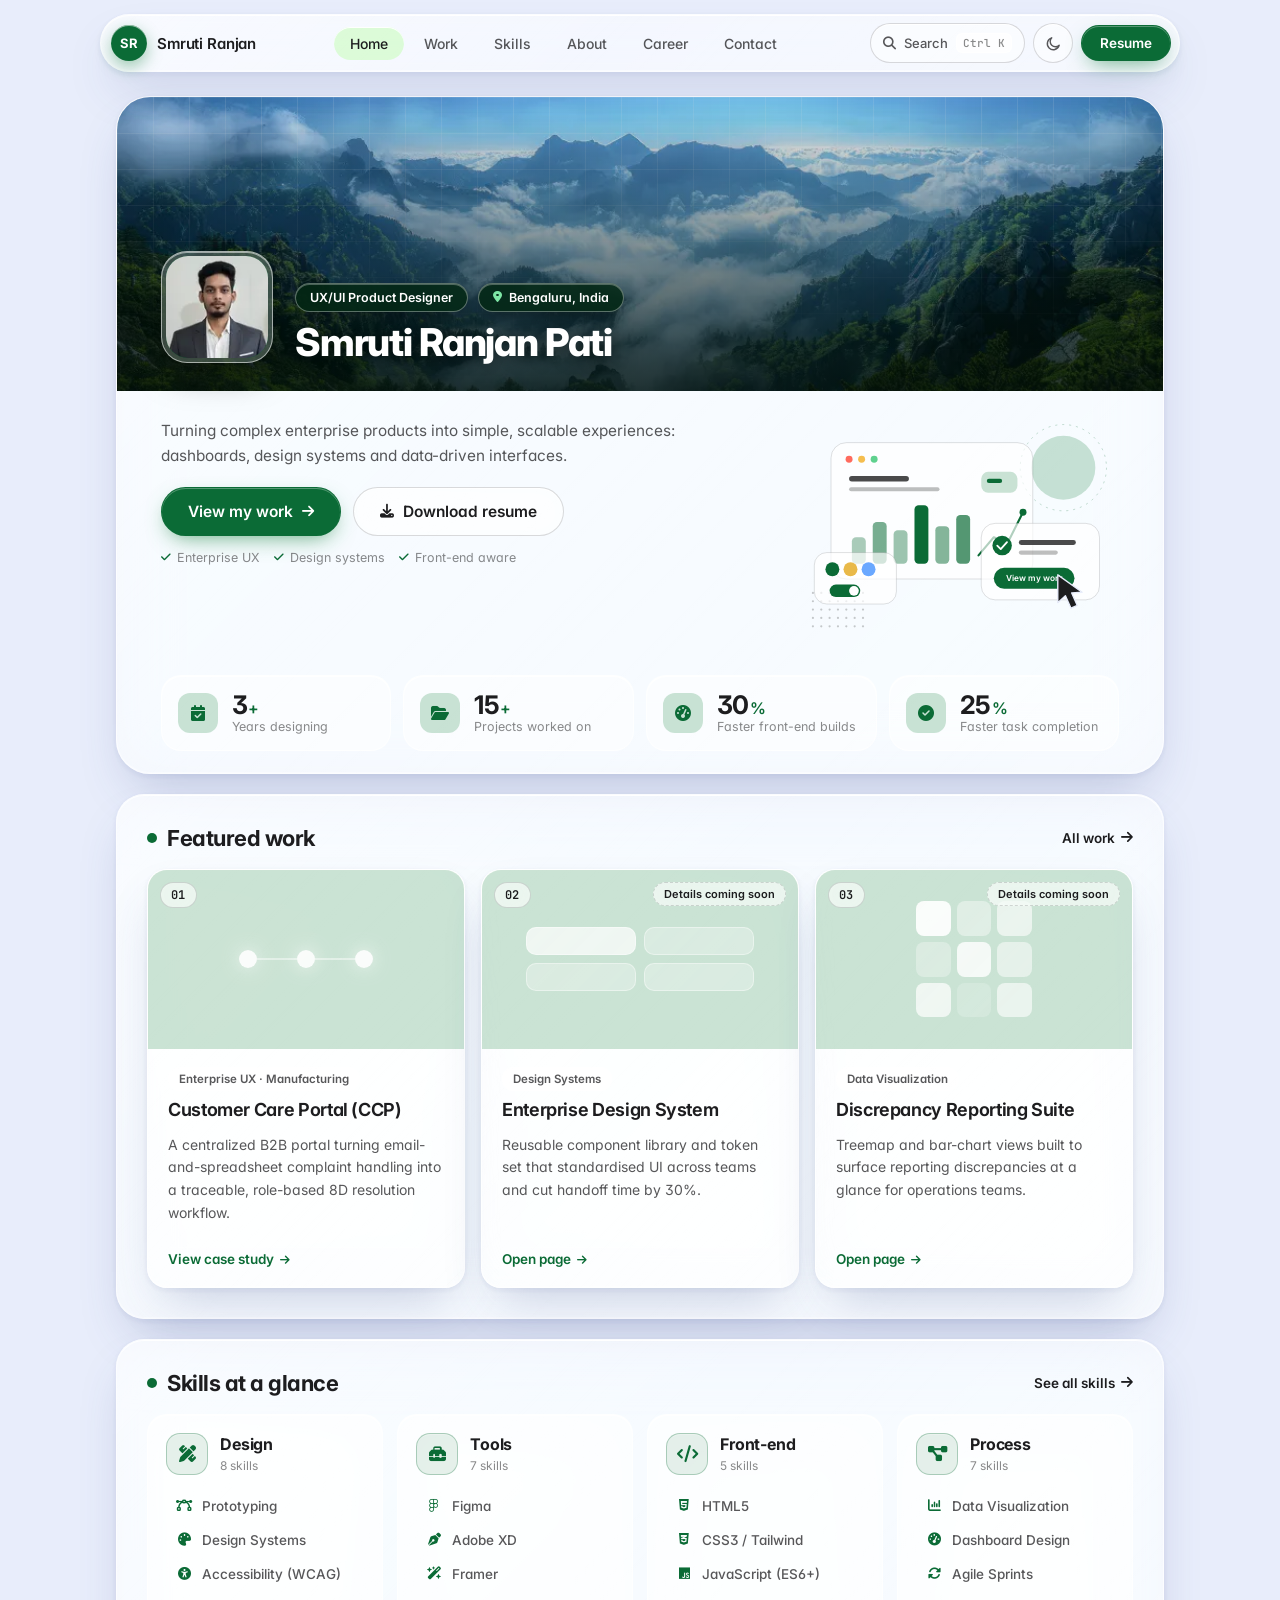
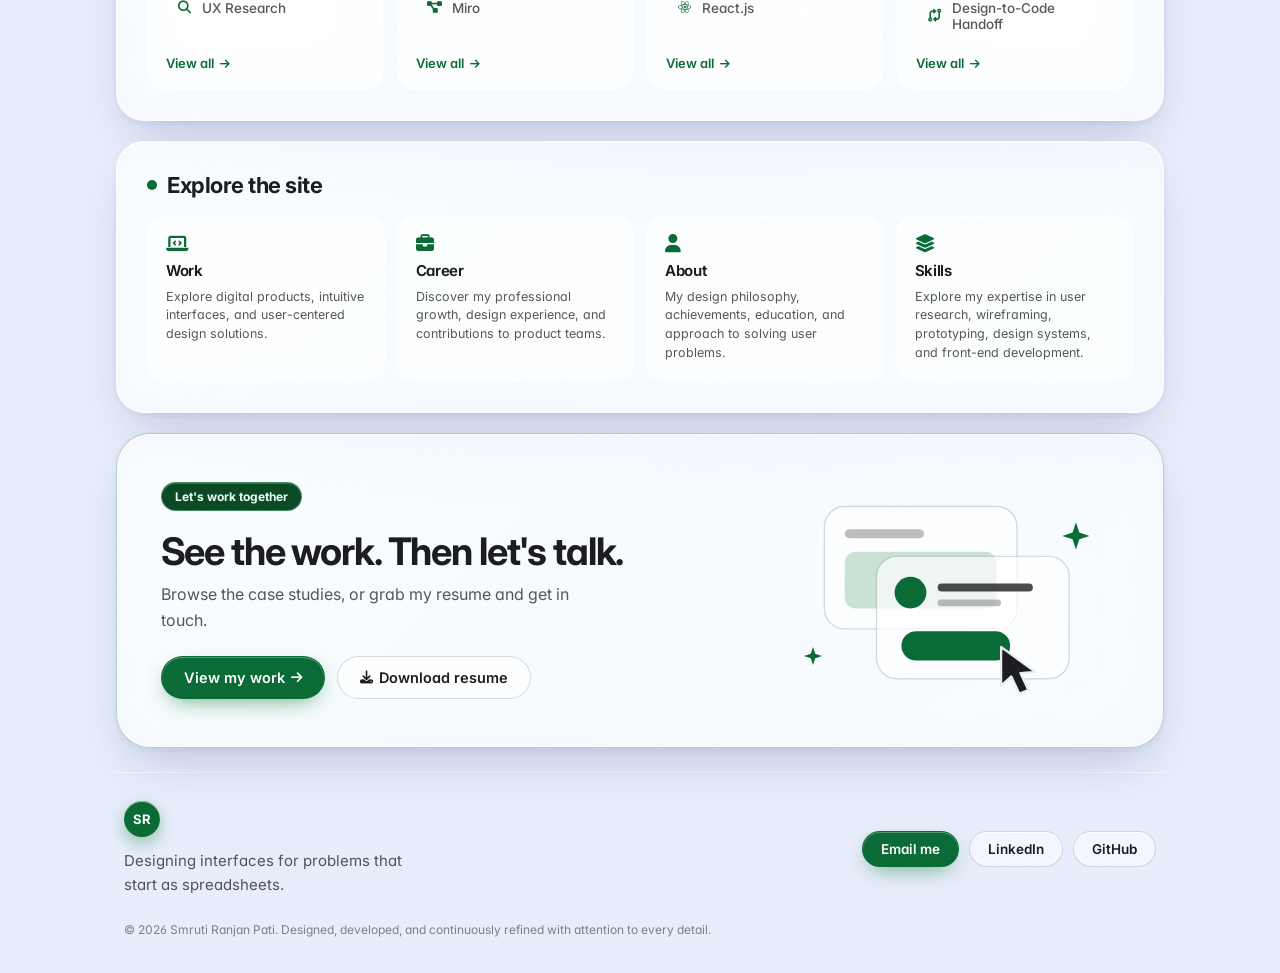
<file: index.html>
<!doctype html>
<html lang="en">
  <head>
    <meta charset="UTF-8" />
    <meta
      name="viewport"
      content="width=device-width, initial-scale=1.0, viewport-fit=cover"
    />
    <link rel="apple-touch-icon" sizes="180x180" href="./assets/favicon/apple-touch-icon.png" />
    <link rel="icon" type="image/png" sizes="32x32" href="./assets/favicon/favicon-32x32.png" />
    <link rel="icon" type="image/png" sizes="16x16" href="./assets/favicon/favicon-16x16.png" />
    <link rel="manifest" href="./assets/favicon/site.webmanifest" />
    <title>Smruti Ranjan - UX/UI Product Designer</title>
    <meta
      name="description"
      content="Smruti Ranjan Pati - UX/UI Product Designer specializing in enterprise dashboards, design systems and data-driven interfaces."
    />
    <meta name="author" content="Smruti Ranjan Pati" />
    <meta name="theme-color" content="#05060B" />
    <meta name="robots" content="index, follow" />
    <link
      rel="canonical"
      href="https://smrutiranjanpati.github.io/Smruti-ranjan/"
    />
    <meta property="og:type" content="website" />
    <meta
      property="og:url"
      content="https://smrutiranjanpati.github.io/Smruti-ranjan/"
    />
    <meta
      property="og:title"
      content="Smruti Ranjan - UX/UI Product Designer"
    />
    <meta
      property="og:description"
      content="Enterprise dashboards, design systems and data-driven interfaces. connect: smrutirtg@gmail.com · +91 93484 04629."
    />
    <meta
      property="og:image"
      content="https://smrutiranjanpati.github.io/Smruti-ranjan/assets/Smruti_Ranjan.webp"
    />
    <meta name="twitter:card" content="summary" />

    <script type="application/ld+json">
      {
        "@context": "https://schema.org",
        "@type": "Person",
        "name": "Smruti Ranjan Pati",
        "jobTitle": "UX/UI Product Designer",
        "url": "https://smrutiranjanpati.github.io/Smruti-ranjan/",
        "email": "mailto:smrutirtg@gmail.com",
        "address": {
          "@type": "PostalAddress",
          "addressLocality": "Bengaluru",
          "addressCountry": "IN"
        },
        "sameAs": [
          "https://www.linkedin.com/in/smruti-ranjan007",
          "https://github.com/SmrutiRanjanPati"
        ]
      }
    </script>

    <link rel="preconnect" href="https://fonts.googleapis.com" />
    <link rel="preconnect" href="https://fonts.gstatic.com" crossorigin />
    <link rel="preconnect" href="https://cdnjs.cloudflare.com" crossorigin />
    <link
      href="https://fonts.googleapis.com/css2?family=Inter:wght@400;500;600;700;800&family=JetBrains+Mono:wght@400;500;600&display=swap"
      rel="stylesheet"
    />
    <link
      rel="preload"
      as="font"
      type="font/woff2"
      crossorigin
      href="https://cdnjs.cloudflare.com/ajax/libs/font-awesome/6.7.2/webfonts/fa-solid-900.woff2"
    />
    <link
      rel="preload"
      as="font"
      type="font/woff2"
      crossorigin
      href="https://cdnjs.cloudflare.com/ajax/libs/font-awesome/6.7.2/webfonts/fa-brands-400.woff2"
    />
    <link
      rel="stylesheet"
      href="https://cdnjs.cloudflare.com/ajax/libs/font-awesome/6.7.2/css/all.min.css"
    />
    <link
      rel="preload"
      as="image"
      href="assets/2151604604.webp"
      fetchpriority="high"
    />
    <link rel="stylesheet" href="css/style.css" />
    <link rel="stylesheet" href="css/pages.css" />
    <script>
      (function () {
        var saved = localStorage.getItem("sr-theme");
        var theme =
          saved ||
          (window.matchMedia("(prefers-color-scheme: light)").matches
            ? "light"
            : "dark");
        if (theme === "light")
          document.documentElement.setAttribute("data-theme", "light");
      })();
    </script>
  </head>

  <body data-page="home">
    <div data-component="header"></div>
    <main id="top">
      <!-- HERO -->
      <section class="card hero reveal">
        <div class="hero-banner">
          <div class="hero-head">
            <div class="hero-avatar">
              <img
                src="./assets/Smruti_Ranjan.webp"
                alt="Portrait of Smruti Ranjan Pati"
                width="112"
                height="112"
                fetchpriority="high"
                decoding="async"
              />
            </div>
            <div class="hero-id">
              <div class="hero-top">
                <span class="page-eyebrow hero-eyebrow"
                  >UX/UI Product Designer</span
                >
                <p class="hero-meta">
                  <i class="fa-solid fa-location-dot" aria-hidden="true"></i
                  ><span>Bengaluru, India</span>
                </p>
              </div>
              <h1 class="hero-name">Smruti Ranjan Pati</h1>
            </div>
          </div>
        </div>

        <div class="hero-body">
          <div class="hero-copy">
            <p class="hero-headline">
              Turning complex enterprise products into simple, scalable
              experiences: dashboards, design systems and data-driven
              interfaces.
            </p>
            <div class="hero-actions">
              <a class="btn btn-solid btn-xl magnetic" href="work.html"
                >View my work
                <i class="fa-solid fa-arrow-right" aria-hidden="true"></i
              ></a>
              <a
                class="btn btn-outline btn-xl magnetic"
                href="Smruti_Ranjan_Pati_Resume.pdf"
                download
                ><i class="fa-solid fa-download" aria-hidden="true"></i>
                Download resume</a
              >
            </div>
            <p class="hero-note">
              <span
                ><i class="fa-solid fa-check" aria-hidden="true"></i> Enterprise
                UX</span
              >
              <span
                ><i class="fa-solid fa-check" aria-hidden="true"></i> Design
                systems</span
              >
              <span
                ><i class="fa-solid fa-check" aria-hidden="true"></i> Front-end
                aware</span
              >
            </p>
          </div>
          <div class="hero-art" data-art="hero" aria-hidden="true"></div>
        </div>

        <div class="stat-row">
          <div class="stat">
            <span class="stat-ico"
              ><i class="fa-solid fa-calendar-check" aria-hidden="true"></i
            ></span>
            <div class="stat-body">
              <div>
                <span class="stat-num" data-target="3">0</span
                ><span class="stat-suffix">+</span>
              </div>
              <span class="stat-label">Years designing</span>
            </div>
          </div>
          <div class="stat">
            <span class="stat-ico"
              ><i class="fa-solid fa-folder-open" aria-hidden="true"></i
            ></span>
            <div class="stat-body">
              <div>
                <span class="stat-num" data-target="15">0</span
                ><span class="stat-suffix">+</span>
              </div>
              <span class="stat-label">Projects worked on</span>
            </div>
          </div>
          <div class="stat">
            <span class="stat-ico"
              ><i class="fa-solid fa-gauge-high" aria-hidden="true"></i
            ></span>
            <div class="stat-body">
              <div>
                <span class="stat-num" data-target="30">0</span
                ><span class="stat-suffix">%</span>
              </div>
              <span class="stat-label">Faster front-end builds</span>
            </div>
          </div>
          <div class="stat">
            <span class="stat-ico"
              ><i class="fa-solid fa-circle-check" aria-hidden="true"></i
            ></span>
            <div class="stat-body">
              <div>
                <span class="stat-num" data-target="25">0</span
                ><span class="stat-suffix">%</span>
              </div>
              <span class="stat-label">Faster task completion</span>
            </div>
          </div>
        </div>
      </section>

      <div class="stack">
        <!-- FEATURED WORK -->
        <section class="card reveal" id="work">
          <div class="section-head">
            <h2 class="card-title">Featured work</h2>
            <a class="text-link" href="work.html"
              >All work
              <i class="fa-solid fa-arrow-right" aria-hidden="true"></i
            ></a>
          </div>
          <div class="work-grid" id="featuredWork"></div>
          <noscript
            ><p class="about-text">
              <a href="work.html">Browse all case studies</a>
            </p></noscript
          >
        </section>

        <!-- SKILLS AT A GLANCE (built from js/data.js by js/home.js) -->
        <section class="card reveal" id="skills-snapshot">
          <div class="section-head">
            <h2 class="card-title">Skills at a glance</h2>
            <a class="text-link" href="skills.html"
              >See all skills
              <i class="fa-solid fa-arrow-right" aria-hidden="true"></i
            ></a>
          </div>
          <div class="glance-grid" id="skillGlance"></div>
          <noscript
            ><p class="about-text">
              <a href="skills.html">Browse all skills</a>
            </p></noscript
          >
        </section>

        <!-- EXPLORE -->
        <section class="card reveal" id="explore">
          <h2 class="card-title">Explore the site</h2>
          <div class="explore-grid">
            <a class="explore-card" href="work.html"
              ><i class="fa-solid fa-laptop-code" aria-hidden="true"></i>
              <h3>Work</h3>
              <p>
                Explore digital products, intuitive interfaces, and
                user-centered design solutions.
              </p></a
            >
            <a class="explore-card" href="career.html"
              ><i class="fa-solid fa-briefcase" aria-hidden="true"></i>
              <h3>Career</h3>
              <p>
                Discover my professional growth, design experience, and
                contributions to product teams.
              </p></a
            >
            <a class="explore-card" href="about.html"
              ><i class="fa-solid fa-user" aria-hidden="true"></i>
              <h3>About</h3>
              <p>
                My design philosophy, achievements, education, and approach to
                solving user problems.
              </p></a
            >

            <a class="explore-card" href="skills.html"
              ><i class="fa-solid fa-layer-group" aria-hidden="true"></i>
              <h3>Skills</h3>
              <p>
                Explore my expertise in user research, wireframing, prototyping,
                design systems, and front-end development.
              </p></a
            >
          </div>
        </section>
      </div>
      <div data-component="footer"></div>
    </main>

    <script src="js/data.js" defer blocking="render"></script>
    <script src="js/illustrations.js" defer blocking="render"></script>
    <script src="js/components.js" defer blocking="render"></script>
    <script src="js/work.js" defer blocking="render"></script>
    <script src="js/home.js" defer blocking="render"></script>
  </body>
</html>
</file>
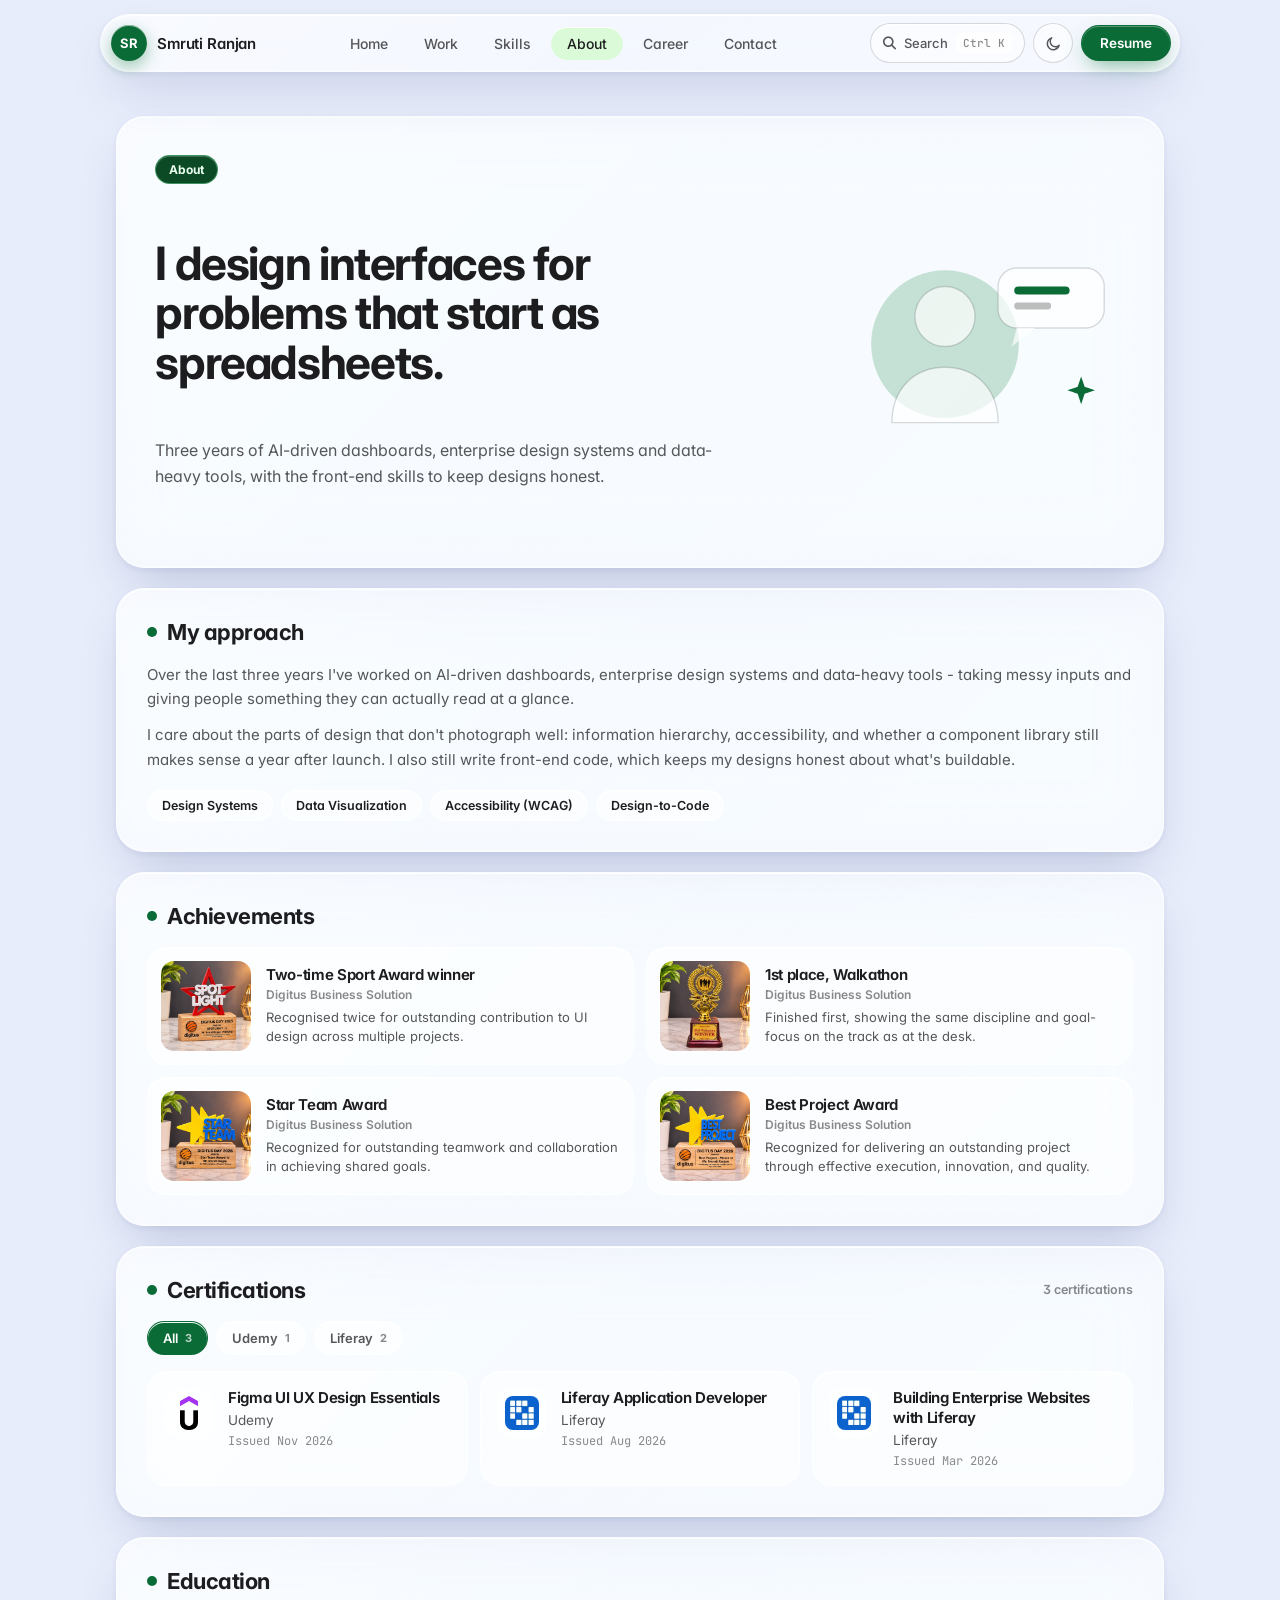
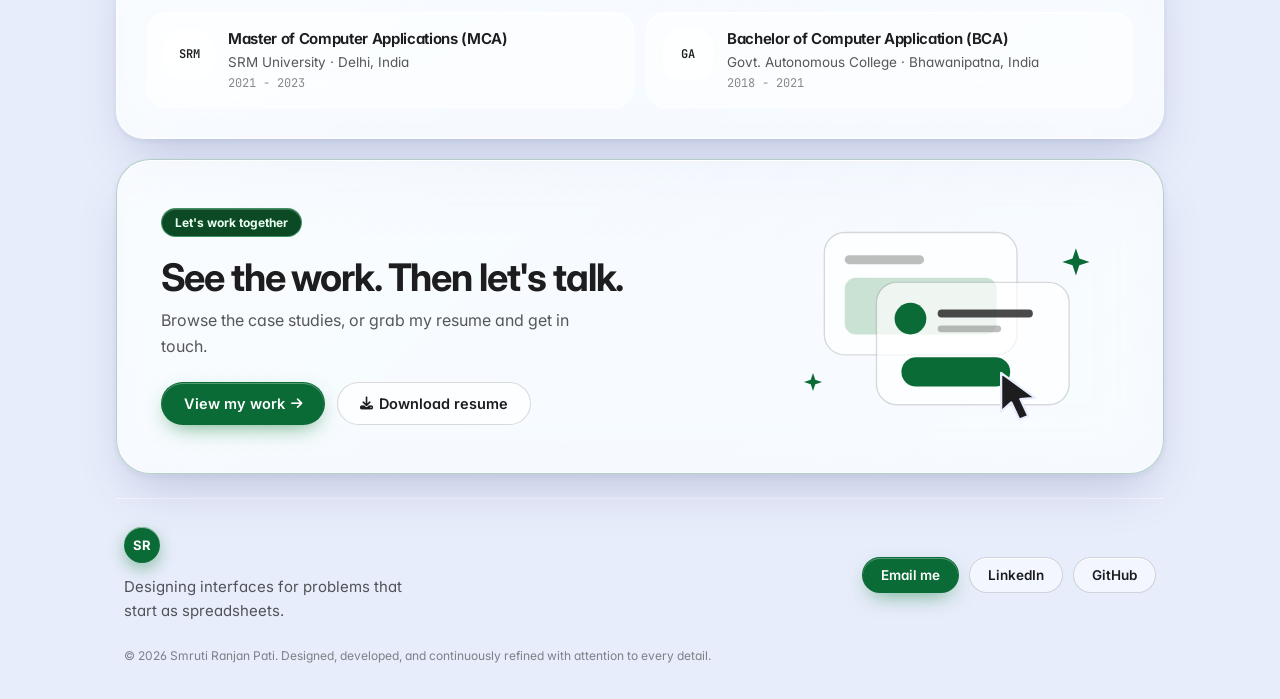
<file: about.html>
<!doctype html>
<html lang="en">
  <head>
    <meta charset="UTF-8" />
    <meta
      name="viewport"
      content="width=device-width, initial-scale=1.0, viewport-fit=cover"
    />
    <link
      rel="apple-touch-icon"
      sizes="180x180"
      href="./assets/favicon/apple-touch-icon.png"
    />
    <link
      rel="icon"
      type="image/png"
      sizes="32x32"
      href="./assets/favicon/favicon-32x32.png"
    />
    <link
      rel="icon"
      type="image/png"
      sizes="16x16"
      href="./assets/favicon/favicon-16x16.png"
    />
    <link rel="manifest" href="./assets/favicon/site.webmanifest" />
    <title>About - Smruti Ranjan</title>
    <meta
      name="description"
      content="About Smruti Ranjan Pati: approach, achievements, certifications and education."
    />
    <meta name="theme-color" content="#05060B" />
    <link
      rel="canonical"
      href="https://smrutiranjanpati.github.io/Smruti-ranjan/about.html"
    />
    <link rel="preconnect" href="https://fonts.googleapis.com" />
    <link rel="preconnect" href="https://fonts.gstatic.com" crossorigin />
    <link
      href="https://fonts.googleapis.com/css2?family=Inter:wght@400;500;600;700;800&family=JetBrains+Mono:wght@400;500;600&display=swap"
      rel="stylesheet"
    />
    <link
      rel="stylesheet"
      href="https://cdnjs.cloudflare.com/ajax/libs/font-awesome/6.7.2/css/all.min.css"
    />
    <link rel="stylesheet" href="css/style.css" />
    <link rel="stylesheet" href="css/pages.css" />
    <script>
      (function () {
        var saved = localStorage.getItem("sr-theme");
        var theme =
          saved ||
          (window.matchMedia("(prefers-color-scheme: light)").matches
            ? "light"
            : "dark");
        if (theme === "light")
          document.documentElement.setAttribute("data-theme", "light");
      })();
    </script>
  </head>

  <body data-page="about">
    <div data-component="header"></div>
    <main>
      <section class="card page-head reveal">
        <span class="page-eyebrow">About</span>
        <h1>I design interfaces for problems that start as spreadsheets.</h1>
        <p class="lead">
          Three years of AI-driven dashboards, enterprise design systems and
          data-heavy tools, with the front-end skills to keep designs honest.
        </p>
        <div class="page-art" data-art="about" aria-hidden="true"></div>
      </section>

      <div class="stack">
        <section class="card reveal" id="about">
          <h2 class="card-title">My approach</h2>
          <p class="about-text">
            Over the last three years I've worked on AI-driven dashboards,
            enterprise design systems and data-heavy tools - taking messy inputs
            and giving people something they can actually read at a glance.
          </p>
          <p class="about-text">
            I care about the parts of design that don't photograph well:
            information hierarchy, accessibility, and whether a component
            library still makes sense a year after launch. I also still write
            front-end code, which keeps my designs honest about what's
            buildable.
          </p>
          <div class="tag-row">
            <span class="tag">Design Systems</span>
            <span class="tag">Data Visualization</span>
            <span class="tag">Accessibility (WCAG)</span>
            <span class="tag">Design-to-Code</span>
          </div>
        </section>

        <section class="card reveal" id="achievements">
          <h2 class="card-title">Achievements</h2>
          <div class="ach-grid">
            <article class="ach-item">
              <div class="ach-media">
                <i class="fa-solid fa-medal" aria-hidden="true"></i
                ><img
                  src="./assets/Spot_Award.webp"
                  alt=""
                  width="92"
                  height="92"
                  loading="lazy"
                  decoding="async"
                />
              </div>
              <div class="ach-body">
                <h3>Two-time Sport Award winner</h3>
                <span class="ach-meta">Digitus Business Solution</span>
                <p>
                  Recognised twice for outstanding contribution to UI design
                  across multiple projects.
                </p>
              </div>
            </article>
            <article class="ach-item">
              <div class="ach-media">
                <i class="fa-solid fa-medal" aria-hidden="true"></i
                ><img
                  src="./assets/walkathon.webp"
                  alt=""
                  width="92"
                  height="92"
                  loading="lazy"
                  decoding="async"
                />
              </div>
              <div class="ach-body">
                <h3>1st place, Walkathon</h3>
                <span class="ach-meta">Digitus Business Solution</span>
                <p>
                  Finished first, showing the same discipline and goal-focus on
                  the track as at the desk.
                </p>
              </div>
            </article>
            <article class="ach-item">
              <div class="ach-media">
                <i class="fa-solid fa-palette" aria-hidden="true"></i
                ><img
                  src="./assets/star_team.webp"
                  alt=""
                  width="92"
                  height="92"
                  loading="lazy"
                  decoding="async"
                />
              </div>
              <div class="ach-body">
                <h3>Star Team Award</h3>
                <span class="ach-meta">Digitus Business Solution</span>
                <p>
                  Recognized for outstanding teamwork and collaboration in
                  achieving shared goals.
                </p>
              </div>
            </article>
            <article class="ach-item">
              <div class="ach-media">
                <i class="fa-solid fa-gauge-high" aria-hidden="true"></i
                ><img
                  src="./assets/Best_Project.webp"
                  alt=""
                  width="92"
                  height="92"
                  loading="lazy"
                  decoding="async"
                />
              </div>
              <div class="ach-body">
                <h3>Best Project Award</h3>
                <span class="ach-meta">Digitus Business Solution</span>
                <p>
                  Recognized for delivering an outstanding project through
                  effective execution, innovation, and quality.
                </p>
              </div>
            </article>
          </div>
        </section>

        <section class="card reveal" id="certifications">
          <div class="section-head">
            <h2 class="card-title">Certifications</h2>
            <span class="cert-count" id="certCount" aria-live="polite"></span>
          </div>
          <div
            class="chip-row cert-filters"
            id="certFilters"
            role="tablist"
            aria-label="Filter certifications by issuer"
            hidden
          ></div>
          <div class="cert-grid" id="certGrid"></div>
          <div class="cert-more">
            <button
              class="btn btn-outline"
              id="certMore"
              type="button"
              hidden
            ></button>
          </div>
          <noscript
            ><p class="about-text">
              Enable JavaScript to see my certifications, or see
              <a href="Smruti_Ranjan_Pati_Resume.pdf">my resume</a>.
            </p></noscript
          >
        </section>

        <section class="card reveal" id="education">
          <h2 class="card-title">Education</h2>
          <div class="edu-grid" id="eduList"></div>
          <noscript
            ><p class="about-text">
              MCA, SRM University (2021 - 2023). BCA, Govt. Autonomous College
              (2018 - 2021).
            </p></noscript
          >
        </section>
      </div>
      <div data-component="footer"></div>
    </main>

    <script src="js/data.js" defer></script>
    <script src="js/illustrations.js" defer></script>
    <script src="js/components.js" defer></script>
    <script src="js/about.js" defer></script>
  </body>
</html>
</file>
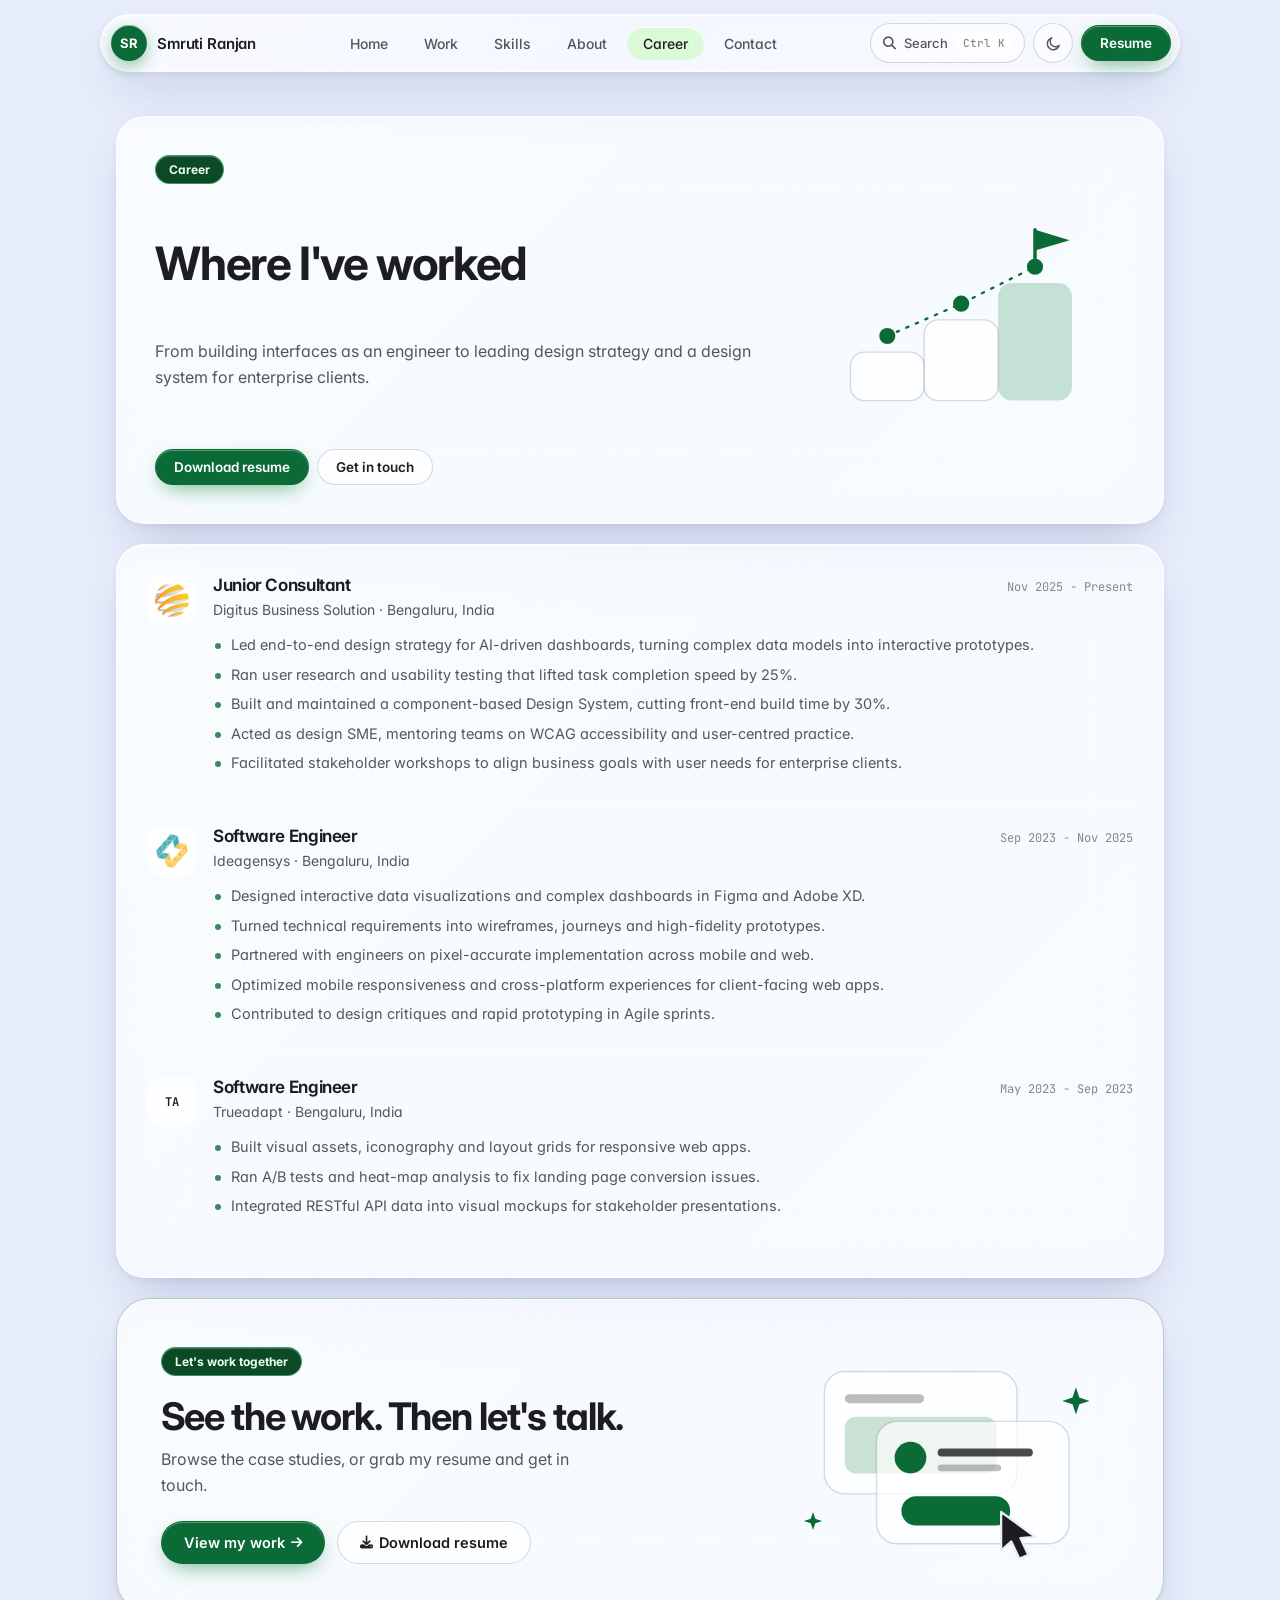
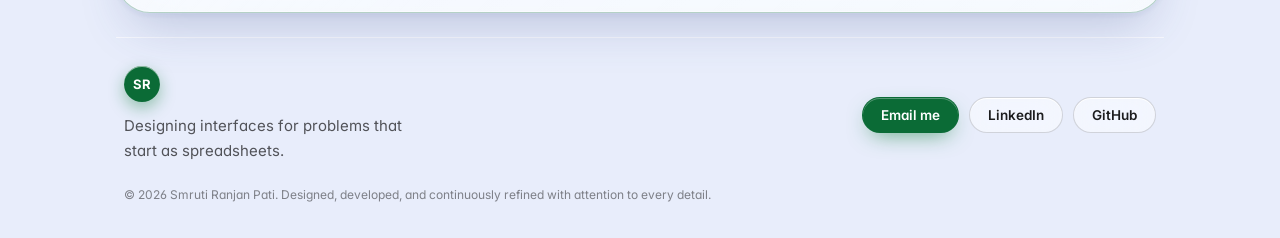
<file: career.html>
<!doctype html>
<html lang="en">
  <head>
    <meta charset="UTF-8" />
    <meta
      name="viewport"
      content="width=device-width, initial-scale=1.0, viewport-fit=cover"
    />
    <link
      rel="apple-touch-icon"
      sizes="180x180"
      href="./assets/favicon/apple-touch-icon.png"
    />
    <link
      rel="icon"
      type="image/png"
      sizes="32x32"
      href="./assets/favicon/favicon-32x32.png"
    />
    <link
      rel="icon"
      type="image/png"
      sizes="16x16"
      href="./assets/favicon/favicon-16x16.png"
    />
    <link rel="manifest" href="./assets/favicon/site.webmanifest" />
    <title>Career - Smruti Ranjan</title>
    <meta
      name="description"
      content="Career of Smruti Ranjan Pati: Digitus Business Solution, Ideagensys and Trueadapt."
    />
    <meta name="theme-color" content="#05060B" />
    <link
      rel="canonical"
      href="https://smrutiranjanpati.github.io/Smruti-ranjan/career.html"
    />
    <link rel="preconnect" href="https://fonts.googleapis.com" />
    <link rel="preconnect" href="https://fonts.gstatic.com" crossorigin />
    <link
      href="https://fonts.googleapis.com/css2?family=Inter:wght@400;500;600;700;800&family=JetBrains+Mono:wght@400;500;600&display=swap"
      rel="stylesheet"
    />
    <link
      rel="stylesheet"
      href="https://cdnjs.cloudflare.com/ajax/libs/font-awesome/6.7.2/css/all.min.css"
    />
    <link rel="stylesheet" href="css/style.css" />
    <link rel="stylesheet" href="css/pages.css" />
    <script>
      (function () {
        var saved = localStorage.getItem("sr-theme");
        var theme =
          saved ||
          (window.matchMedia("(prefers-color-scheme: light)").matches
            ? "light"
            : "dark");
        if (theme === "light")
          document.documentElement.setAttribute("data-theme", "light");
      })();
    </script>
  </head>

  <body data-page="career">
    <div data-component="header"></div>
    <main>
      <section class="card page-head reveal">
        <span class="page-eyebrow">Career</span>
        <h1>Where I've worked</h1>
        <p class="lead">
          From building interfaces as an engineer to leading design strategy and
          a design system for enterprise clients.
        </p>
        <div class="page-actions">
          <a
            class="btn btn-solid magnetic"
            href="Smruti_Ranjan_Pati_Resume.pdf"
            target="_blank"
            rel="noopener"
            >Download resume</a
          >
          <a class="btn btn-outline magnetic" href="contact.html"
            >Get in touch</a
          >
        </div>
        <div class="page-art" data-art="career" aria-hidden="true"></div>
      </section>

      <section class="card reveal" id="Career" style="margin-top: 20px">
        <div class="exp-item">
          <img
            class="exp-logo"
            src="./assets/digitus.webp"
            alt="Digitus Business Solutions"
            width="50"
            height="50"
            loading="lazy"
            decoding="async"
          />
          <div class="exp-body">
            <div class="exp-head">
              <h3>Junior Consultant</h3>
              <span class="exp-date">Nov 2025 - Present</span>
            </div>
            <p class="exp-company">
              Digitus Business Solution · Bengaluru, India
            </p>
            <ul class="exp-points">
              <li>
                Led end-to-end design strategy for AI-driven dashboards, turning
                complex data models into interactive prototypes.
              </li>
              <li>
                Ran user research and usability testing that lifted task
                completion speed by 25%.
              </li>
              <li>
                Built and maintained a component-based Design System, cutting
                front-end build time by 30%.
              </li>
              <li>
                Acted as design SME, mentoring teams on WCAG accessibility and
                user-centred practice.
              </li>
              <li>
                Facilitated stakeholder workshops to align business goals with
                user needs for enterprise clients.
              </li>
            </ul>
          </div>
        </div>

        <div class="exp-item">
          <img
            class="exp-logo"
            src="./assets/ideagensys.webp"
            alt="Ideagensys"
            width="50"
            height="50"
            loading="lazy"
            decoding="async"
          />
          <div class="exp-body">
            <div class="exp-head">
              <h3>Software Engineer</h3>
              <span class="exp-date">Sep 2023 - Nov 2025</span>
            </div>
            <p class="exp-company">Ideagensys · Bengaluru, India</p>
            <ul class="exp-points">
              <li>
                Designed interactive data visualizations and complex dashboards
                in Figma and Adobe XD.
              </li>
              <li>
                Turned technical requirements into wireframes, journeys and
                high-fidelity prototypes.
              </li>
              <li>
                Partnered with engineers on pixel-accurate implementation across
                mobile and web.
              </li>
              <li>
                Optimized mobile responsiveness and cross-platform experiences
                for client-facing web apps.
              </li>
              <li>
                Contributed to design critiques and rapid prototyping in Agile
                sprints.
              </li>
            </ul>
          </div>
        </div>

        <div class="exp-item">
          <div class="exp-logo">TA</div>
          <div class="exp-body">
            <div class="exp-head">
              <h3>Software Engineer</h3>
              <span class="exp-date">May 2023 - Sep 2023</span>
            </div>
            <p class="exp-company">Trueadapt · Bengaluru, India</p>
            <ul class="exp-points">
              <li>
                Built visual assets, iconography and layout grids for responsive
                web apps.
              </li>
              <li>
                Ran A/B tests and heat-map analysis to fix landing page
                conversion issues.
              </li>
              <li>
                Integrated RESTful API data into visual mockups for stakeholder
                presentations.
              </li>
            </ul>
          </div>
        </div>
      </section>
      <div data-component="footer"></div>
    </main>

    <script src="js/data.js" defer></script>
    <script src="js/illustrations.js" defer></script>
    <script src="js/components.js" defer></script>
  </body>
</html>
</file>
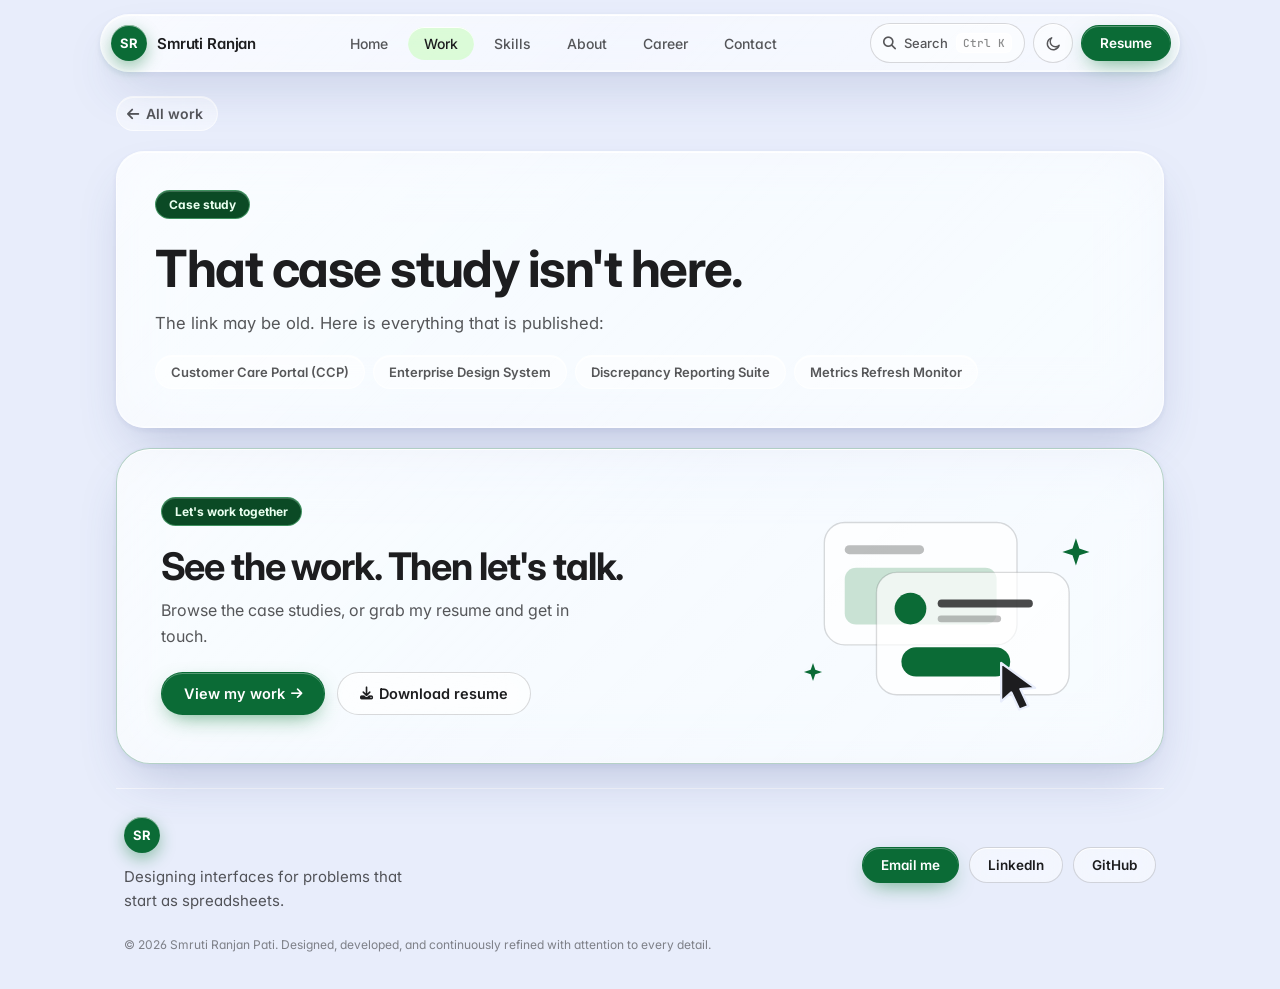
<file: case-study.html>
<!doctype html>
<html lang="en">
  <head>
    <meta charset="UTF-8" />
    <meta name="viewport" content="width=device-width, initial-scale=1.0, viewport-fit=cover" />
        <link rel="apple-touch-icon" sizes="180x180" href="./assets/favicon/apple-touch-icon.png" />
    <link rel="icon" type="image/png" sizes="32x32" href="./assets/favicon/favicon-32x32.png" />
    <link rel="icon" type="image/png" sizes="16x16" href="./assets/favicon/favicon-16x16.png" />
    <link rel="manifest" href="./assets/favicon/site.webmanifest" />
    <title>Case study - Smruti Ranjan</title>
    <meta name="description" content="Case study by Smruti Ranjan Pati, UX/UI Product Designer." />
    <meta name="theme-color" content="#05060B" />
    <link rel="preconnect" href="https://fonts.googleapis.com" />
    <link rel="preconnect" href="https://fonts.gstatic.com" crossorigin />
    <link href="https://fonts.googleapis.com/css2?family=Inter:wght@400;500;600;700;800&family=JetBrains+Mono:wght@400;500;600&display=swap" rel="stylesheet" />
    <link rel="stylesheet" href="https://cdnjs.cloudflare.com/ajax/libs/font-awesome/6.7.2/css/all.min.css" />
    <link rel="stylesheet" href="css/style.css" />
    <link rel="stylesheet" href="css/pages.css" />
    <script>
      (function () {
        var saved = localStorage.getItem("sr-theme");
        var theme = saved || (window.matchMedia("(prefers-color-scheme: light)").matches ? "light" : "dark");
        if (theme === "light") document.documentElement.setAttribute("data-theme", "light");
      })();
    </script>
  </head>

  <!--
    CASE-STUDY TEMPLATE
    One page, many case studies:  case-study.html?id=<id>
    The content comes from js/data.js (see the "studies" list there), so adding a
    case study means adding one entry, not copying this file.
  -->
  <body data-page="work">
    <div data-component="header"></div>
    <main id="caseStudy">
      <a class="cs-back" href="work.html"><i class="fa-solid fa-arrow-left" aria-hidden="true"></i> All work</a>
      <div id="tplRoot"></div>
      <div data-component="footer"></div>
    </main>

    <script src="js/data.js" defer></script>
    <script src="js/illustrations.js" defer></script>
    <script src="js/components.js" defer></script>
    <script src="js/case-study-template.js" defer></script>
  </body>
</html>
</file>
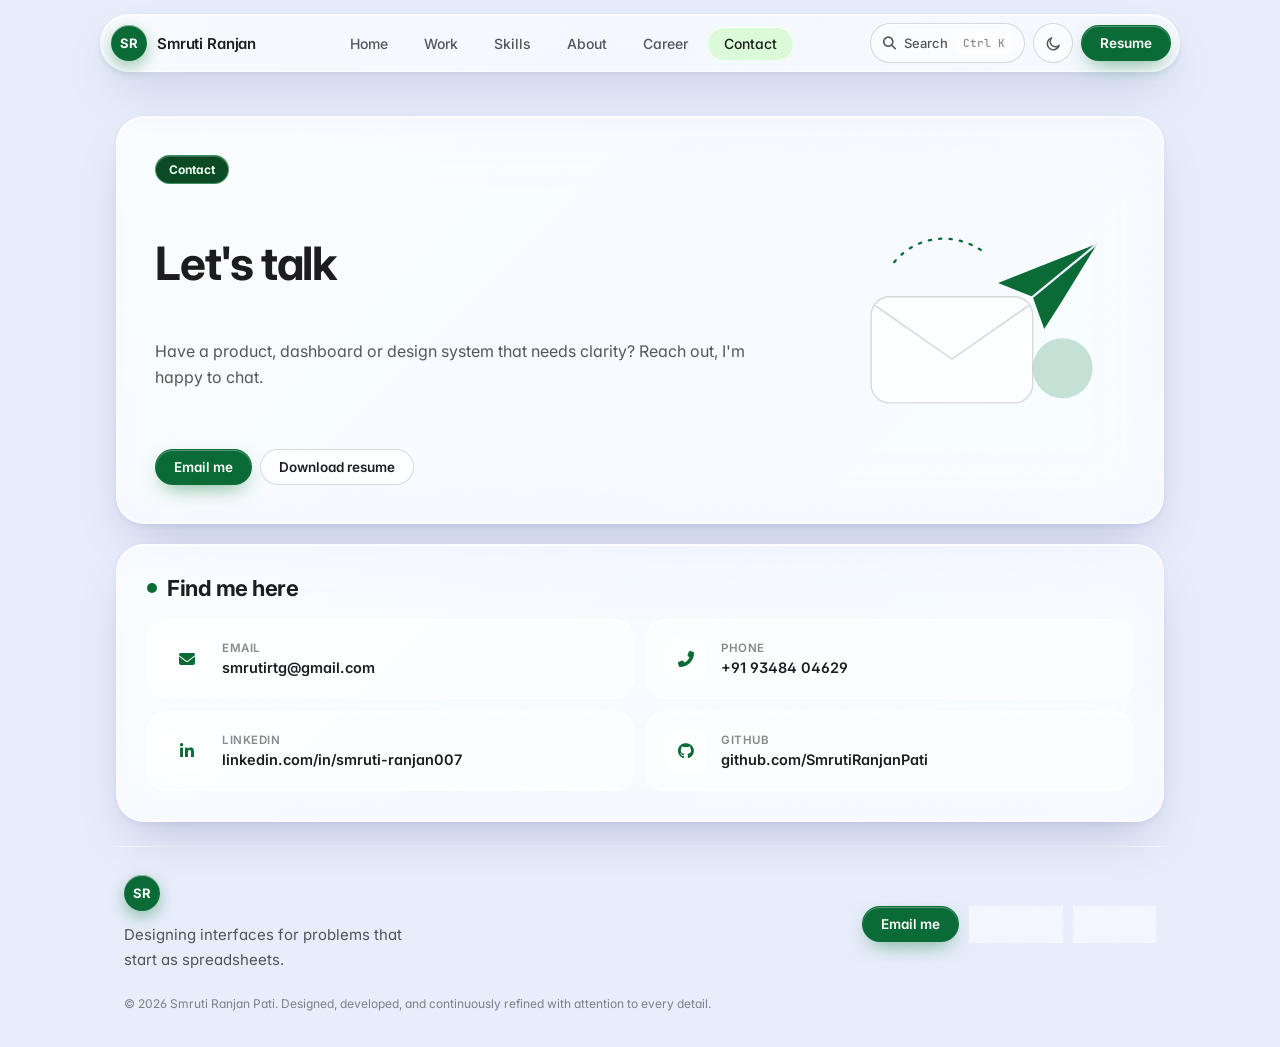
<file: contact.html>
<!doctype html>
<html lang="en">
  <head>
    <meta charset="UTF-8" />
    <meta
      name="viewport"
      content="width=device-width, initial-scale=1.0, viewport-fit=cover"
    />
    <link
      rel="apple-touch-icon"
      sizes="180x180"
      href="./assets/favicon/apple-touch-icon.png"
    />
    <link
      rel="icon"
      type="image/png"
      sizes="32x32"
      href="./assets/favicon/favicon-32x32.png"
    />
    <link
      rel="icon"
      type="image/png"
      sizes="16x16"
      href="./assets/favicon/favicon-16x16.png"
    />
    <link rel="manifest" href="./assets/favicon/site.webmanifest" />
    <title>Contact - Smruti Ranjan</title>
    <meta
      name="description"
      content="Get in touch with Smruti Ranjan Pati: email, LinkedIn, GitHub, phone and resume."
    />
    <meta name="theme-color" content="#05060B" />
    <link
      rel="canonical"
      href="https://smrutiranjanpati.github.io/Smruti-ranjan/contact.html"
    />
    <link rel="preconnect" href="https://fonts.googleapis.com" />
    <link rel="preconnect" href="https://fonts.gstatic.com" crossorigin />
    <link
      href="https://fonts.googleapis.com/css2?family=Inter:wght@400;500;600;700;800&family=JetBrains+Mono:wght@400;500;600&display=swap"
      rel="stylesheet"
    />
    <link
      rel="stylesheet"
      href="https://cdnjs.cloudflare.com/ajax/libs/font-awesome/6.7.2/css/all.min.css"
    />
    <link rel="stylesheet" href="css/style.css" />
    <link rel="stylesheet" href="css/pages.css" />
    <script>
      (function () {
        var saved = localStorage.getItem("sr-theme");
        var theme =
          saved ||
          (window.matchMedia("(prefers-color-scheme: light)").matches
            ? "light"
            : "dark");
        if (theme === "light")
          document.documentElement.setAttribute("data-theme", "light");
      })();
    </script>
  </head>

  <body data-page="contact" data-cta="off">
    <div data-component="header"></div>
    <main>
      <section class="card page-head reveal">
        <span class="page-eyebrow">Contact</span>
        <h1>Let's talk</h1>
        <p class="lead">
          Have a product, dashboard or design system that needs clarity? Reach
          out, I'm happy to chat.
        </p>
        <div class="page-actions">
          <a class="btn btn-solid magnetic" href="mailto:smrutirtg@gmail.com"
            >Email me</a
          >
          <a
            class="btn btn-outline magnetic"
            href="Smruti_Ranjan_Pati_Resume.pdf"
            target="_blank"
            rel="noopener"
            >Download resume</a
          >
        </div>
        <div class="page-art" data-art="contact" aria-hidden="true"></div>
      </section>

      <section class="card reveal" style="margin-top: 20px">
        <h2 class="card-title">Find me here</h2>
        <div class="contact-grid">
          <a class="contact-card" href="mailto:smrutirtg@gmail.com">
            <span class="connect-icon"
              ><i class="fas fa-envelope" aria-hidden="true"></i
            ></span>
            <span
              ><small>Email</small
              ><span class="val">smrutirtg@gmail.com</span></span
            >
          </a>
          <a class="contact-card" href="tel:+919348404629">
            <span class="connect-icon"
              ><i class="fas fa-phone-alt" aria-hidden="true"></i
            ></span>
            <span
              ><small>Phone</small
              ><span class="val">+91 93484 04629</span></span
            >
          </a>
          <a
            class="contact-card"
            href="https://www.linkedin.com/in/smruti-ranjan007"
            target="_blank"
            rel="noopener"
          >
            <span class="connect-icon"
              ><i class="fab fa-linkedin-in" aria-hidden="true"></i
            ></span>
            <span
              ><small>LinkedIn</small
              ><span class="val">linkedin.com/in/smruti-ranjan007</span></span
            >
          </a>
          <a
            class="contact-card"
            href="https://github.com/SmrutiRanjanPati"
            target="_blank"
            rel="noopener"
          >
            <span class="connect-icon"
              ><i class="fab fa-github" aria-hidden="true"></i
            ></span>
            <span
              ><small>GitHub</small
              ><span class="val">github.com/SmrutiRanjanPati</span></span
            >
          </a>
        </div>
      </section>
      <div data-component="footer"></div>
    </main>

    <script src="js/data.js" defer></script>
    <script src="js/illustrations.js" defer></script>
    <script src="js/components.js" defer></script>
  </body>
</html>
</file>
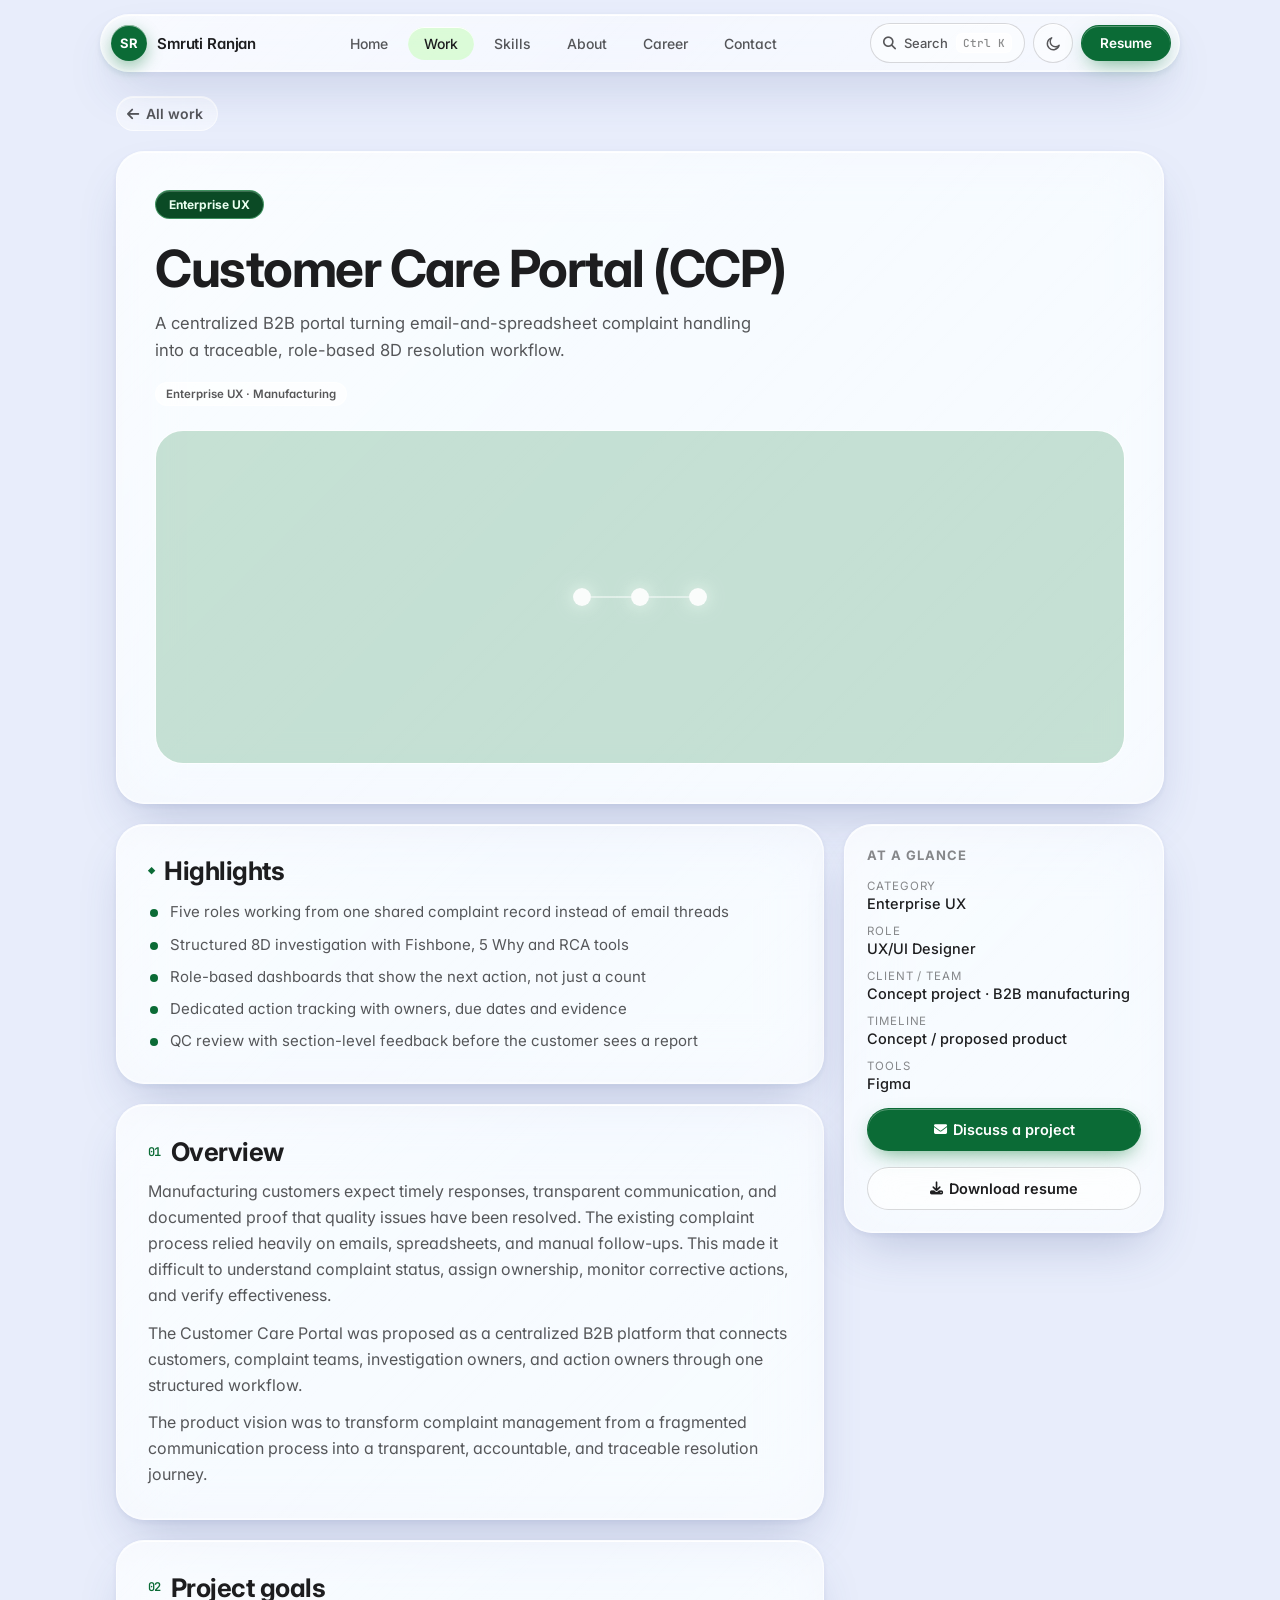
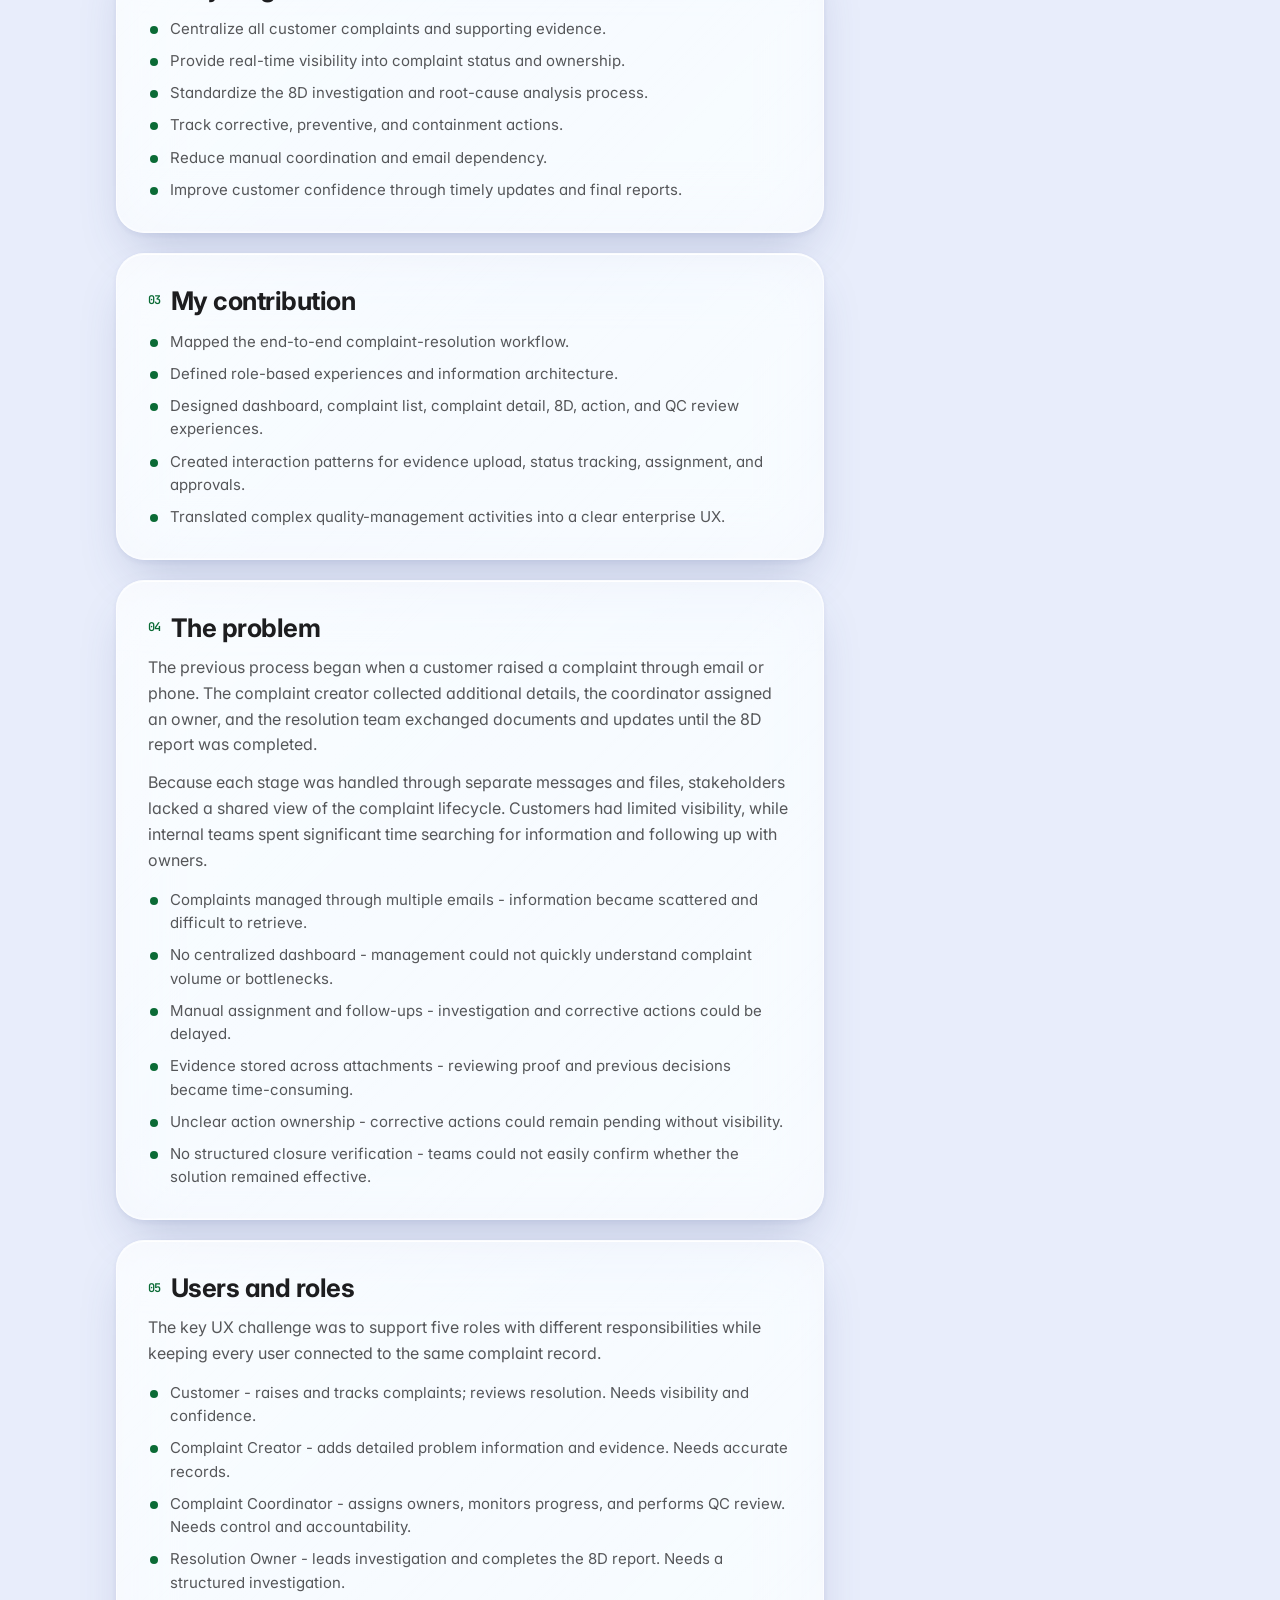
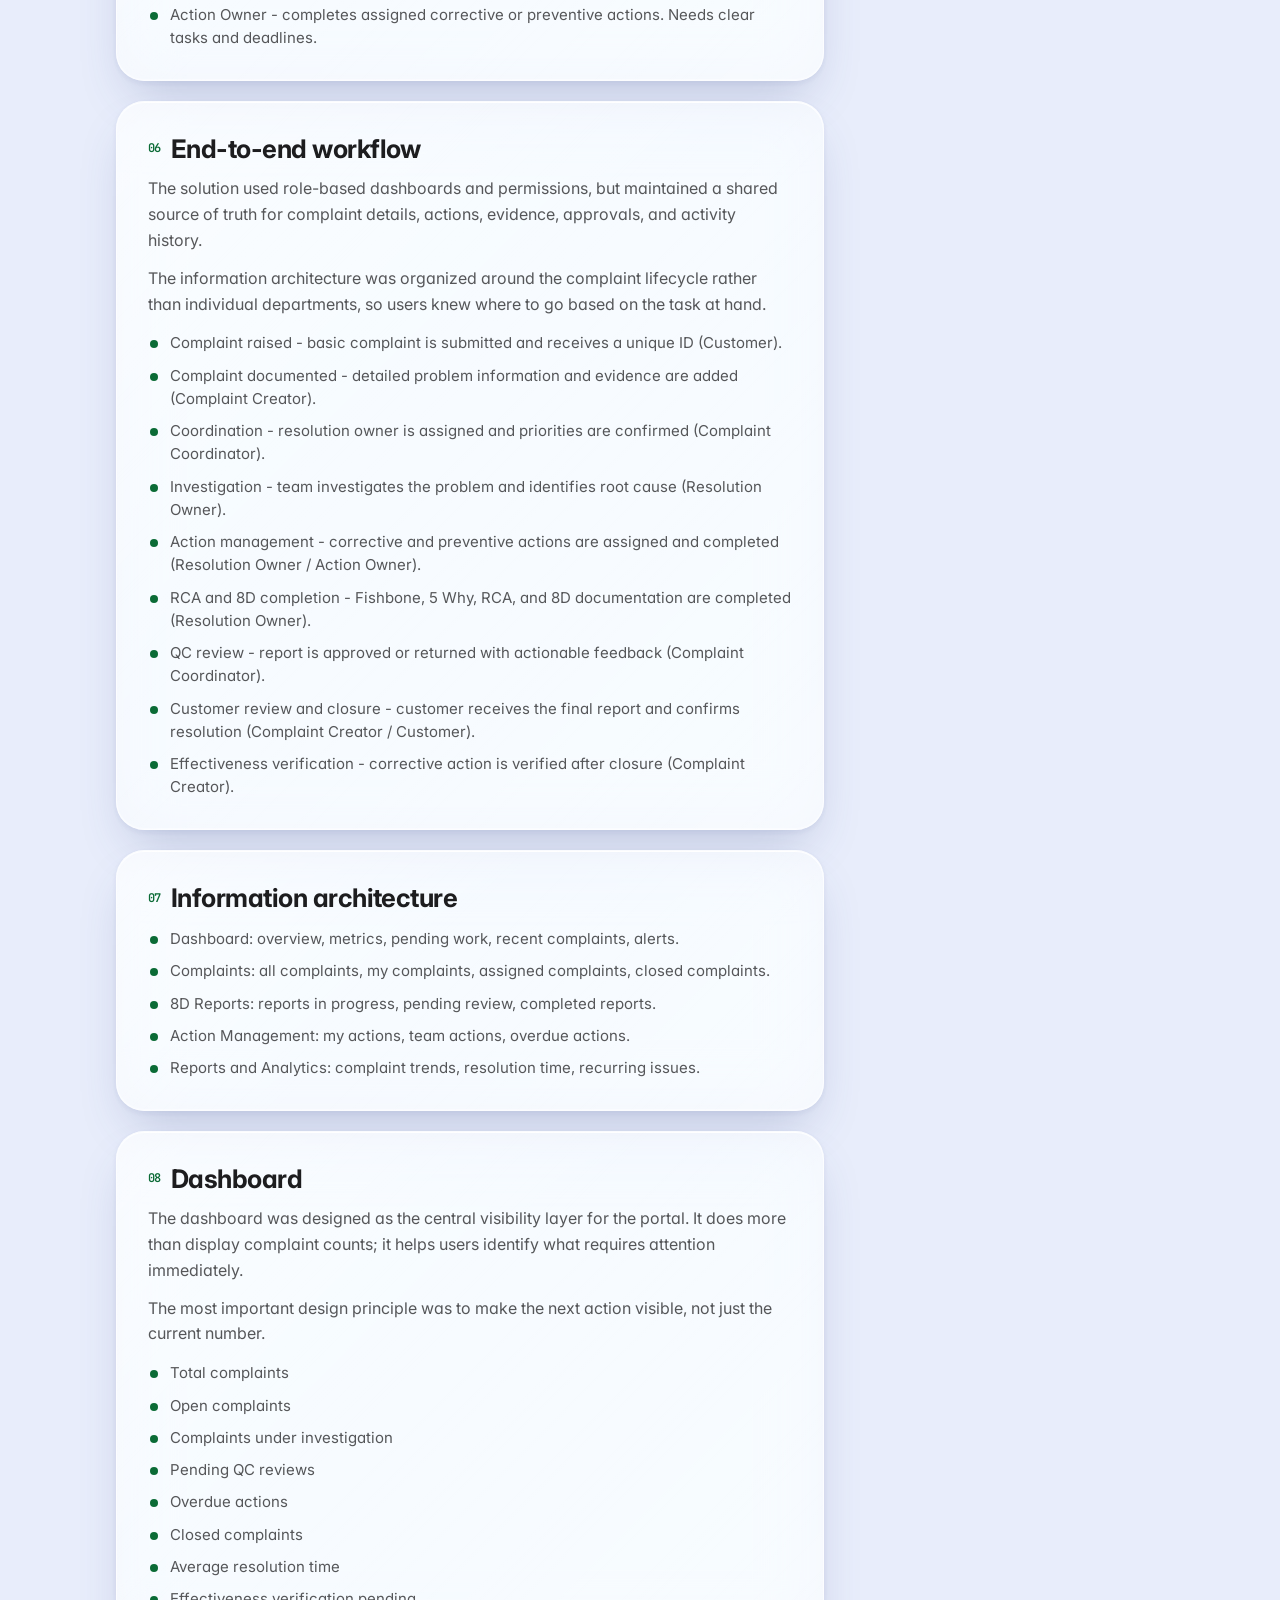
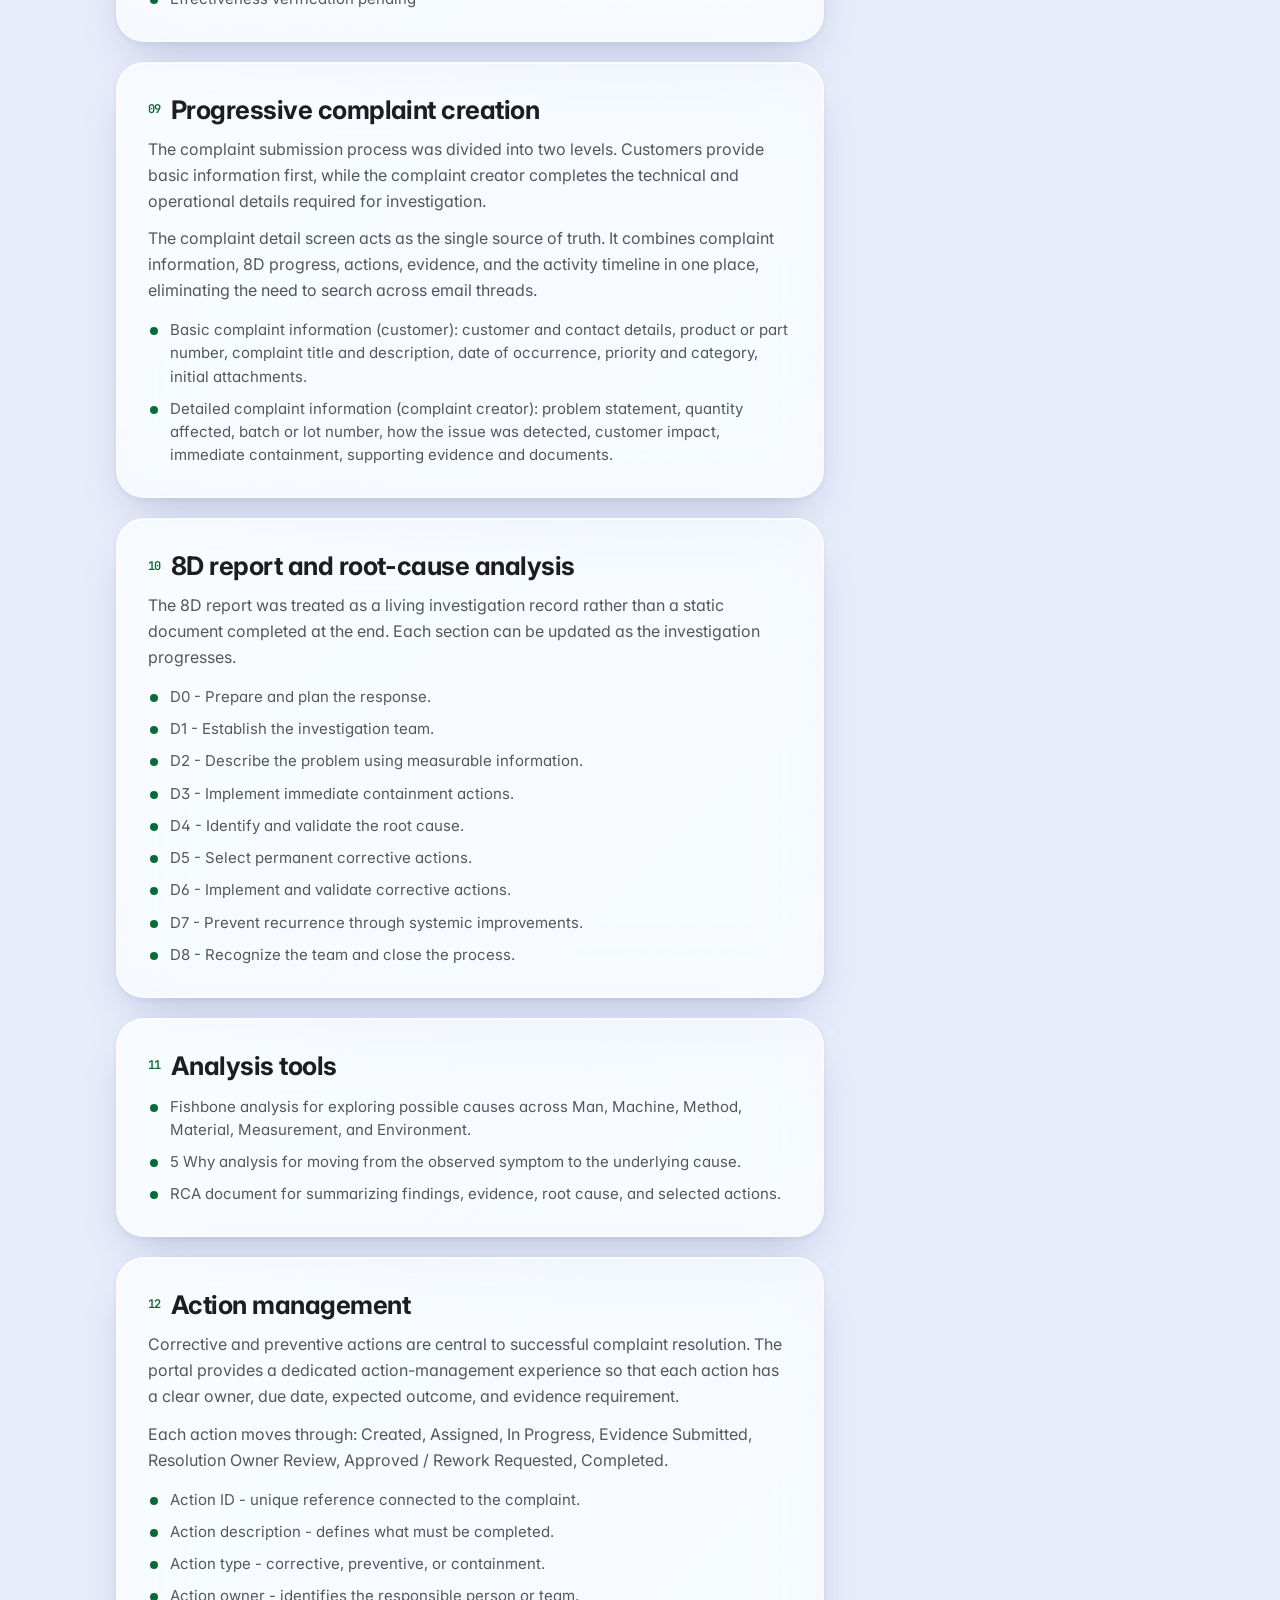
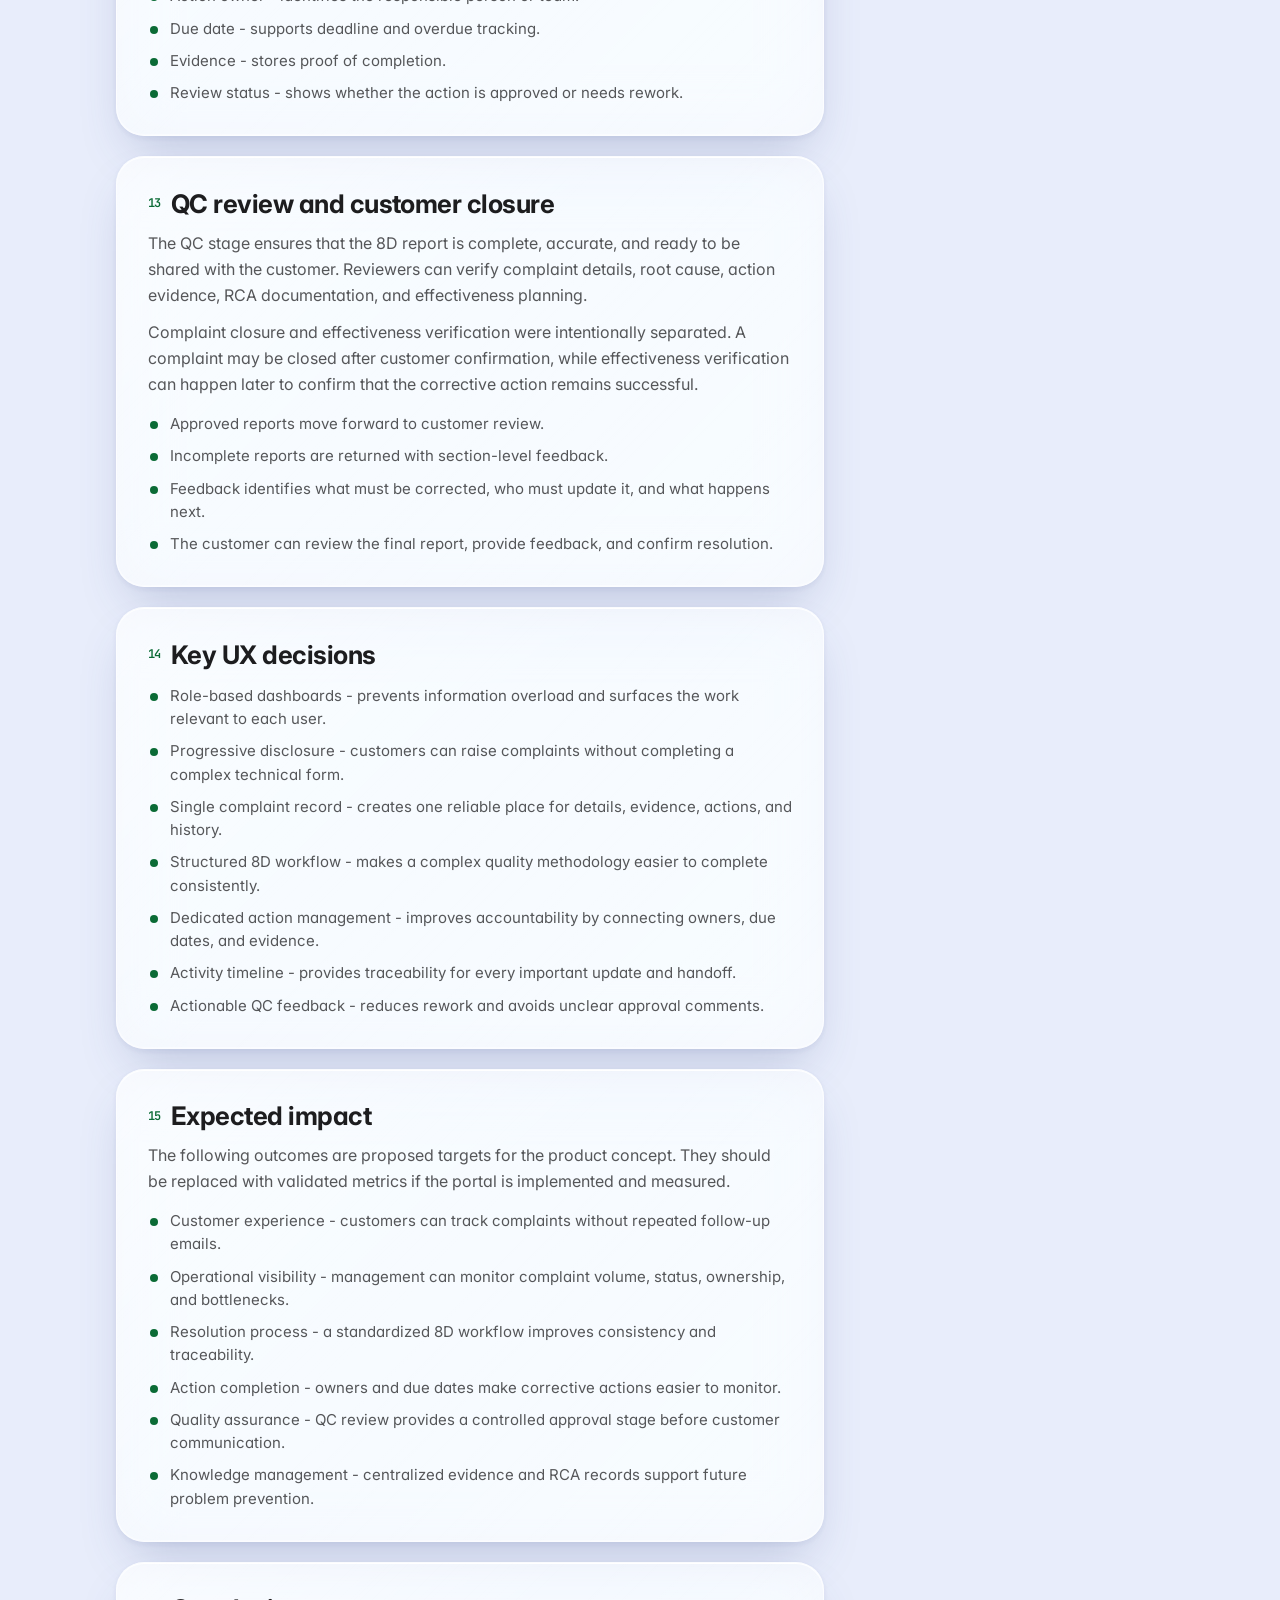
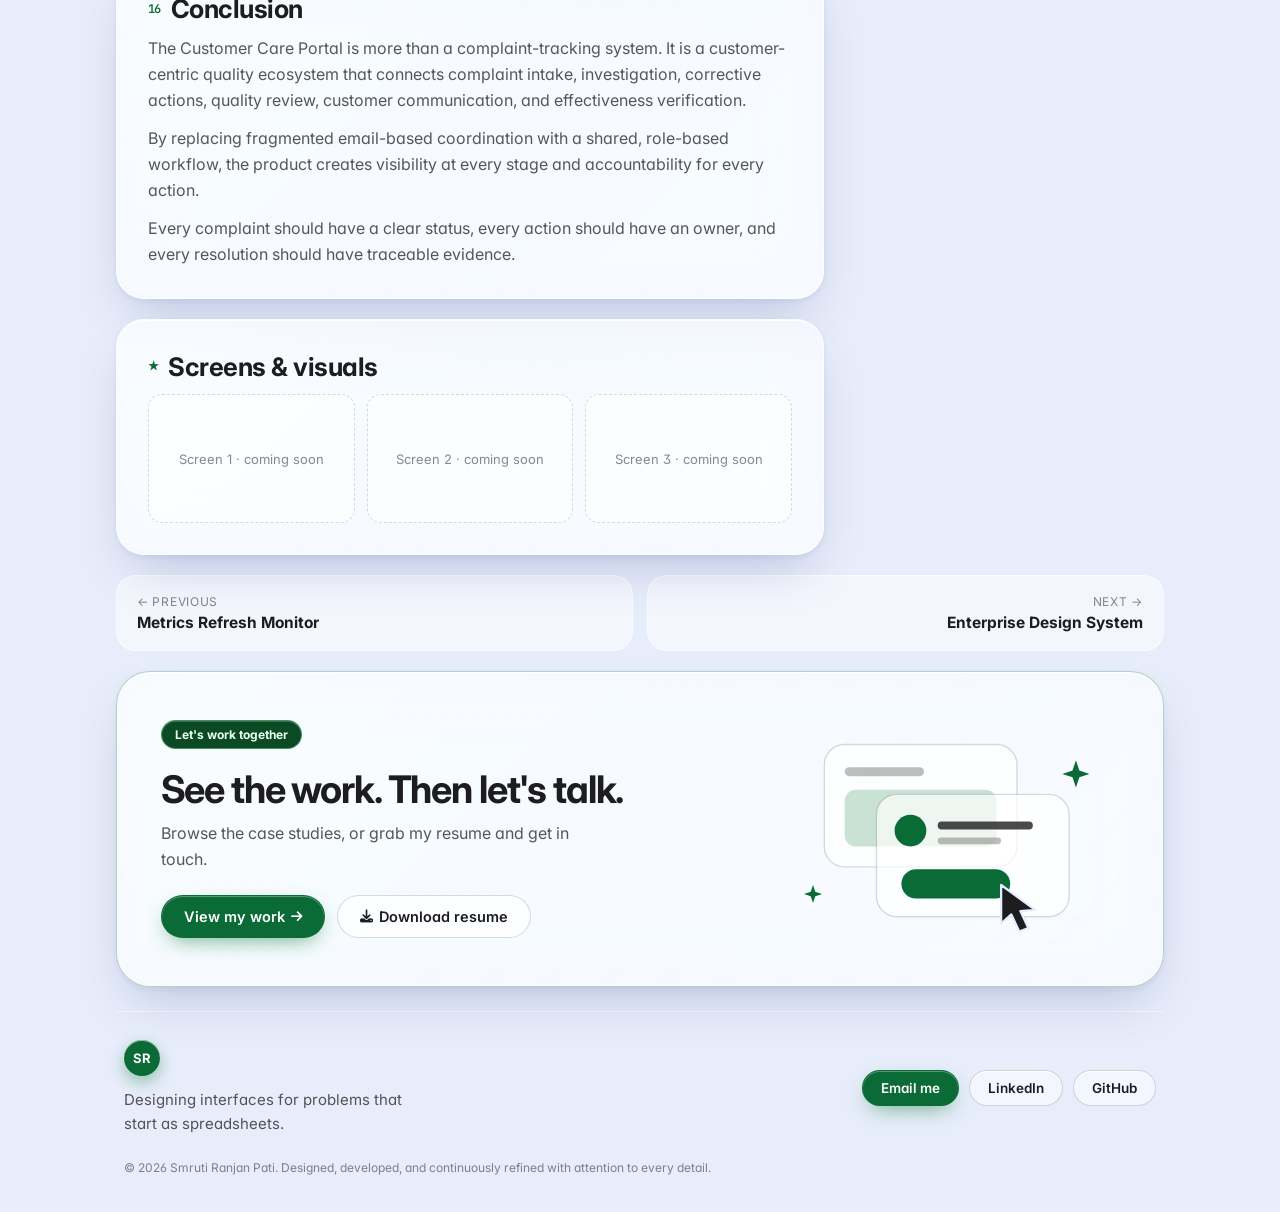
<file: customer-care-portal.html>
<!doctype html>
<html lang="en">
  <head>
    <meta charset="UTF-8" />
    <meta name="viewport" content="width=device-width, initial-scale=1.0" />
    <title>Customer Care Portal | Smruti Ranjan</title>
    <meta http-equiv="refresh" content="0; url=case-study.html?id=customer-care-portal" />
    <link rel="canonical" href="case-study.html?id=customer-care-portal" />
    <script>location.replace("case-study.html?id=customer-care-portal" + location.hash);</script>
  </head>
  <body>
    <p>Moved to <a href="case-study.html?id=customer-care-portal">the Customer Care Portal case study</a>.</p>
  </body>
</html>
</file>
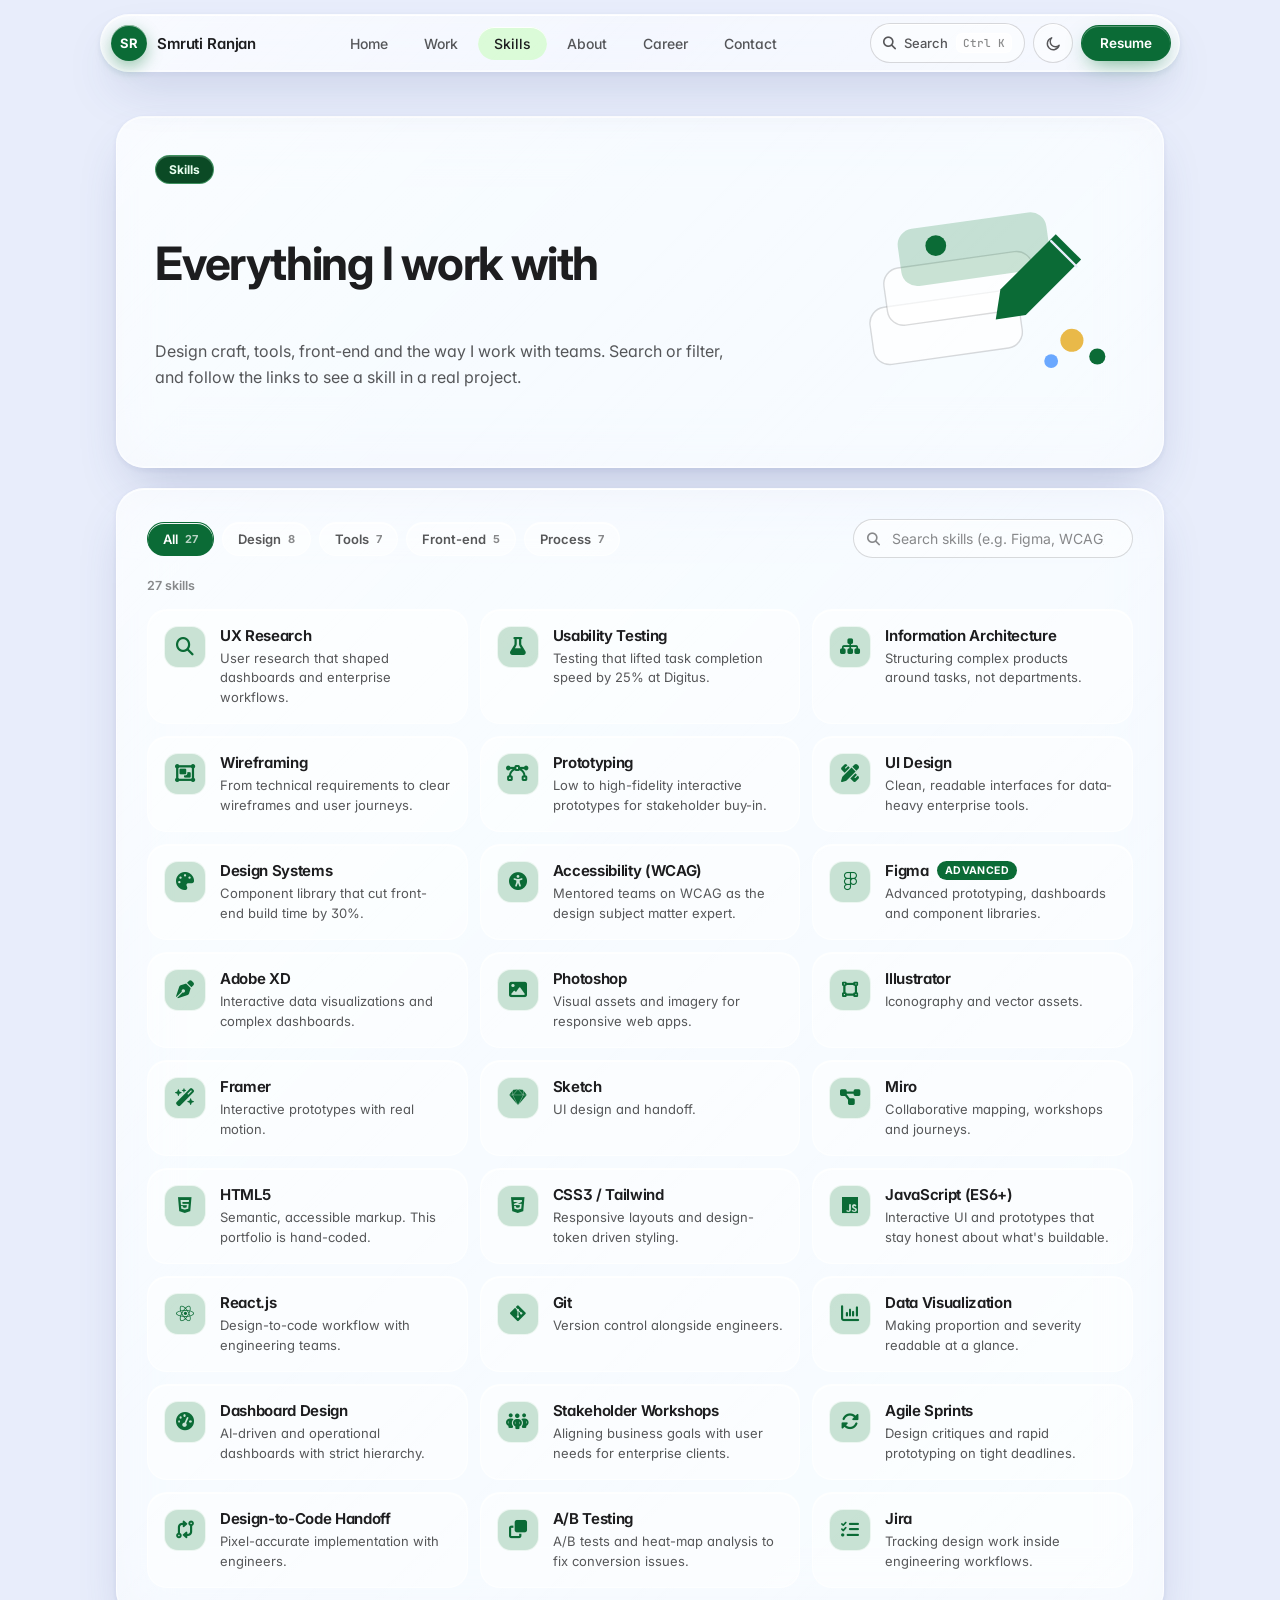
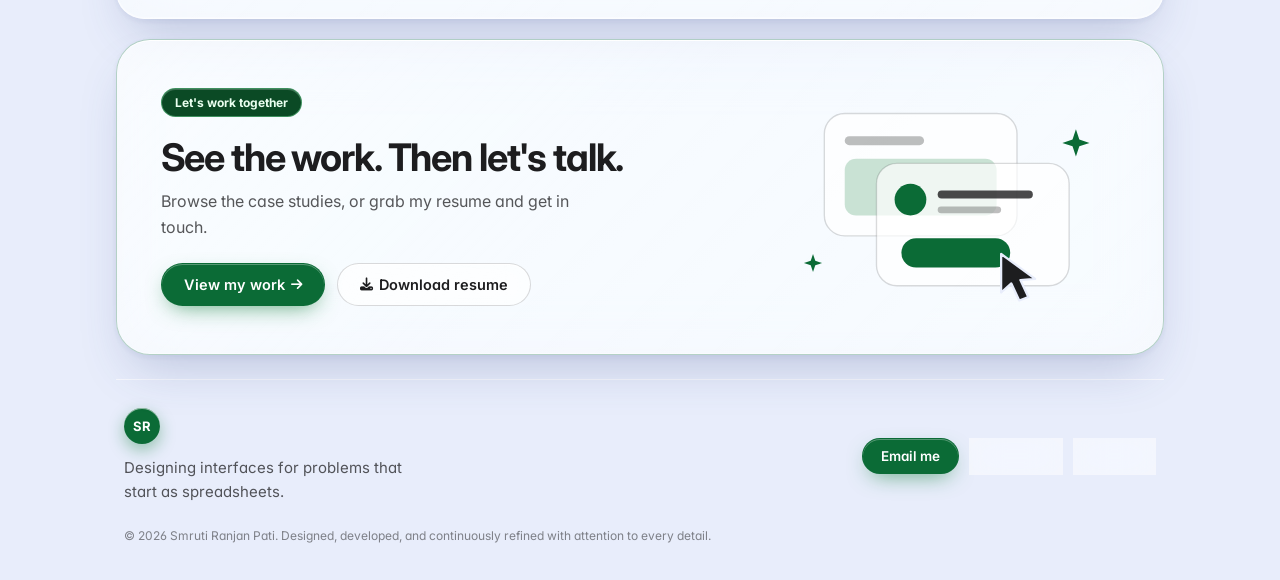
<file: skills.html>
<!doctype html>
<html lang="en">
  <head>
    <meta charset="UTF-8" />
    <meta
      name="viewport"
      content="width=device-width, initial-scale=1.0, viewport-fit=cover"
    />
    <link
      rel="apple-touch-icon"
      sizes="180x180"
      href="./assets/favicon/apple-touch-icon.png"
    />
    <link
      rel="icon"
      type="image/png"
      sizes="32x32"
      href="./assets/favicon/favicon-32x32.png"
    />
    <link
      rel="icon"
      type="image/png"
      sizes="16x16"
      href="./assets/favicon/favicon-16x16.png"
    />
    <link rel="manifest" href="./assets/favicon/site.webmanifest" />
    <title>Skills - Smruti Ranjan</title>
    <meta
      name="description"
      content="Design, tools, front-end and process skills of Smruti Ranjan Pati, UX/UI Product Designer."
    />
    <meta name="theme-color" content="#05060B" />
    <link
      rel="canonical"
      href="https://smrutiranjanpati.github.io/Smruti-ranjan/skills.html"
    />
    <link rel="preconnect" href="https://fonts.googleapis.com" />
    <link rel="preconnect" href="https://fonts.gstatic.com" crossorigin />
    <link
      href="https://fonts.googleapis.com/css2?family=Inter:wght@400;500;600;700;800&family=JetBrains+Mono:wght@400;500;600&display=swap"
      rel="stylesheet"
    />
    <link
      rel="stylesheet"
      href="https://cdnjs.cloudflare.com/ajax/libs/font-awesome/6.7.2/css/all.min.css"
    />
    <link rel="stylesheet" href="css/style.css" />
    <link rel="stylesheet" href="css/pages.css" />
    <script>
      (function () {
        var saved = localStorage.getItem("sr-theme");
        var theme =
          saved ||
          (window.matchMedia("(prefers-color-scheme: light)").matches
            ? "light"
            : "dark");
        if (theme === "light")
          document.documentElement.setAttribute("data-theme", "light");
      })();
    </script>
  </head>

  <body data-page="skills">
    <div data-component="header"></div>
    <main>
      <section class="card page-head reveal">
        <span class="page-eyebrow">Skills</span>
        <h1>Everything I work with</h1>
        <p class="lead">
          Design craft, tools, front-end and the way I work with teams. Search
          or filter, and follow the links to see a skill in a real project.
        </p>
        <div class="page-art" data-art="skills" aria-hidden="true"></div>
      </section>

      <section class="card reveal" style="margin-top: 20px">
        <div class="skills-toolbar">
          <div
            class="chip-row"
            id="skillTabs"
            role="tablist"
            aria-label="Skill categories"
          ></div>
          <label class="search-field">
            <i class="fa-solid fa-magnifying-glass" aria-hidden="true"></i>
            <input
              class="search-input"
              id="skillSearch"
              type="search"
              placeholder="Search skills (e.g. Figma, WCAG)"
              aria-label="Search skills"
            />
          </label>
        </div>
        <p class="skill-count" id="skillCount" aria-live="polite"></p>
        <div class="skill-grid" id="skillGrid"></div>
        <noscript
          ><p class="about-text">
            Enable JavaScript to browse skills, or see
            <a href="Smruti_Ranjan_Pati_Resume.pdf">my resume</a>.
          </p></noscript
        >
      </section>
      <div data-component="footer"></div>
    </main>

    <script src="js/data.js" defer></script>
    <script src="js/illustrations.js" defer></script>
    <script src="js/components.js" defer></script>
    <script src="js/skills.js" defer></script>
  </body>
</html>
</file>
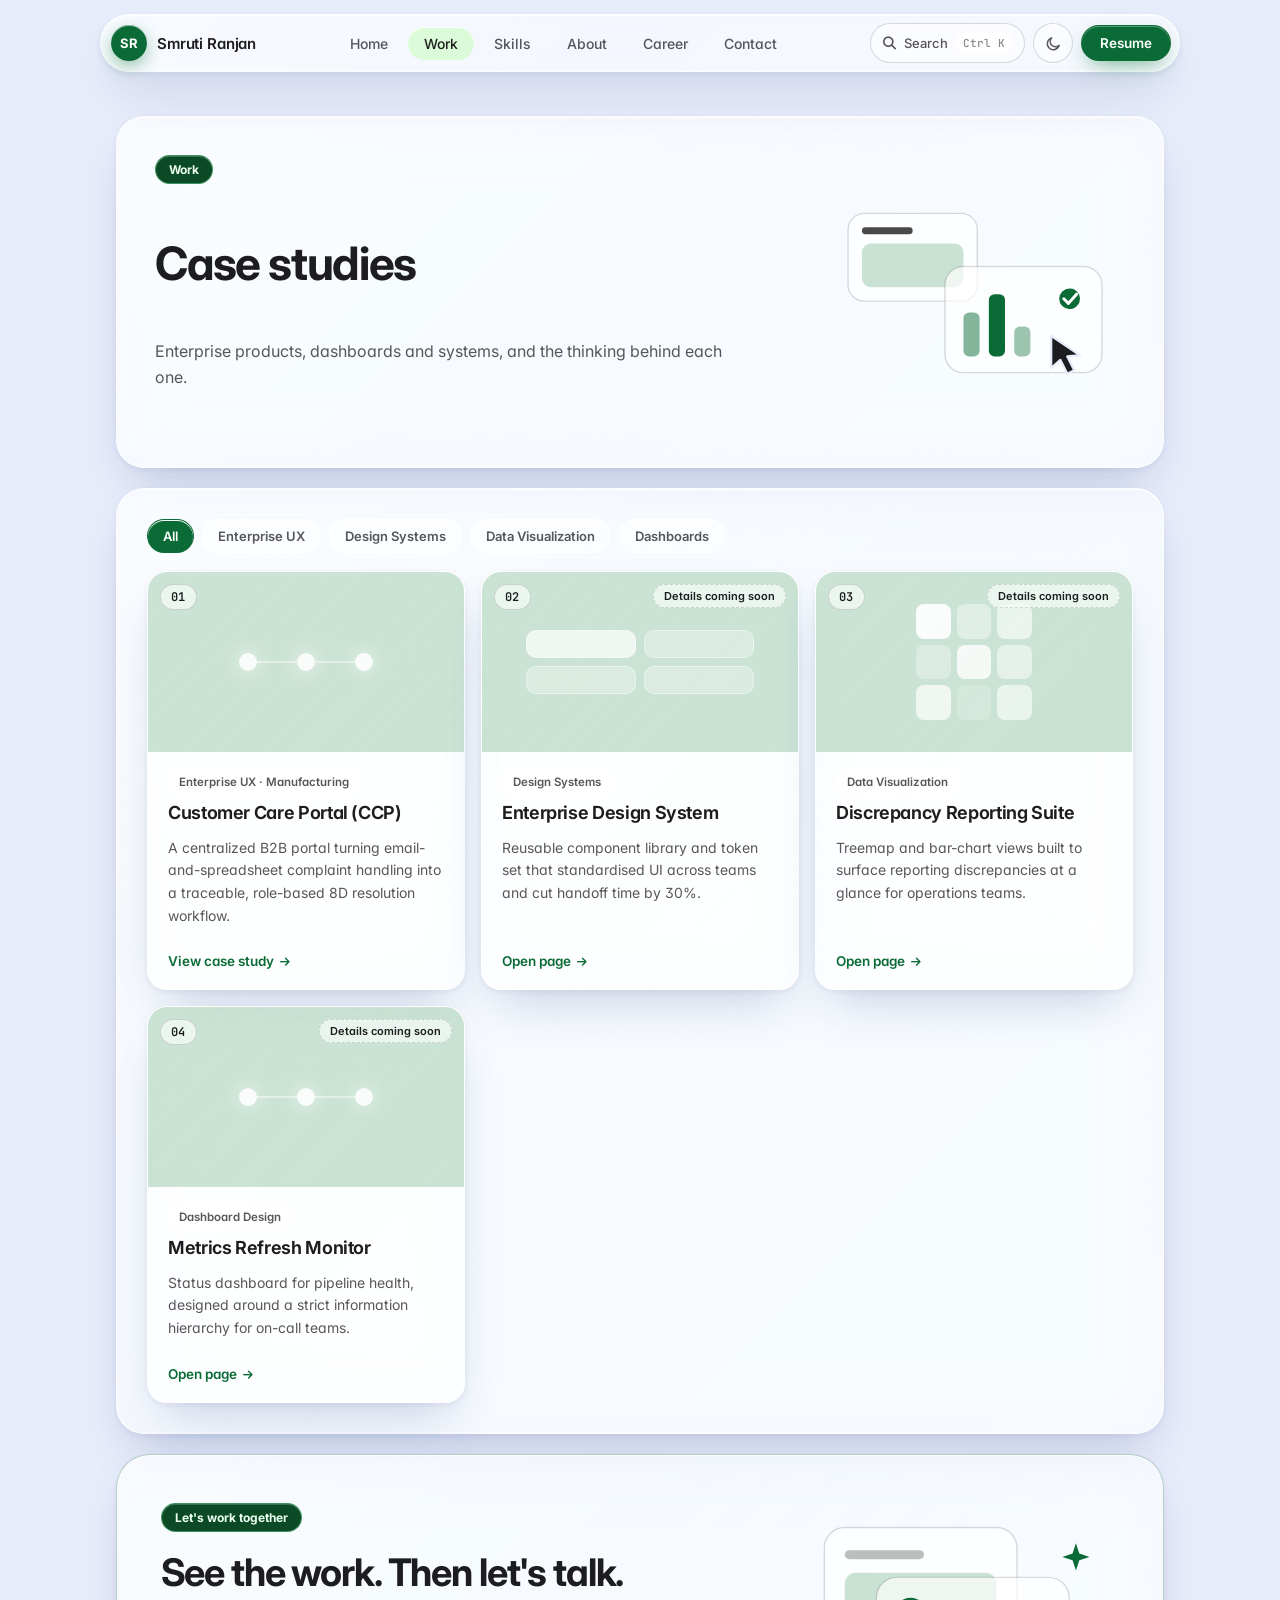
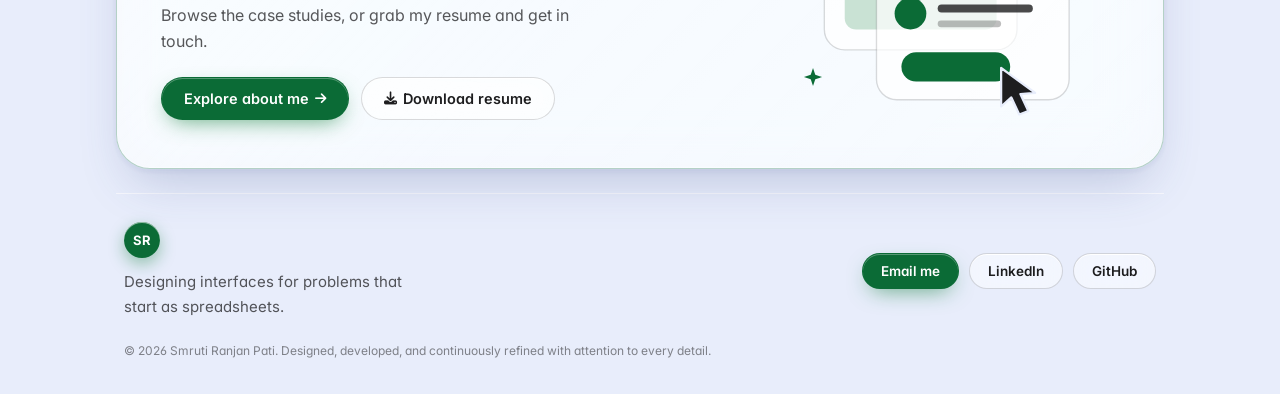
<file: work.html>
<!doctype html>
<html lang="en">
  <head>
    <meta charset="UTF-8" />
    <meta
      name="viewport"
      content="width=device-width, initial-scale=1.0, viewport-fit=cover"
    />
    <link
      rel="apple-touch-icon"
      sizes="180x180"
      href="./assets/favicon/apple-touch-icon.png"
    />
    <link
      rel="icon"
      type="image/png"
      sizes="32x32"
      href="./assets/favicon/favicon-32x32.png"
    />
    <link
      rel="icon"
      type="image/png"
      sizes="16x16"
      href="./assets/favicon/favicon-16x16.png"
    />
    <link rel="manifest" href="./assets/favicon/site.webmanifest" />
    <title>Work - Smruti Ranjan</title>
    <meta
      name="description"
      content="Case studies by Smruti Ranjan Pati: enterprise UX, dashboards, design systems and data visualization."
    />
    <meta name="theme-color" content="#05060B" />
    <link
      rel="canonical"
      href="https://smrutiranjanpati.github.io/Smruti-ranjan/work.html"
    />
    <link rel="preconnect" href="https://fonts.googleapis.com" />
    <link rel="preconnect" href="https://fonts.gstatic.com" crossorigin />
    <link
      href="https://fonts.googleapis.com/css2?family=Inter:wght@400;500;600;700;800&family=JetBrains+Mono:wght@400;500;600&display=swap"
      rel="stylesheet"
    />
    <link
      rel="stylesheet"
      href="https://cdnjs.cloudflare.com/ajax/libs/font-awesome/6.7.2/css/all.min.css"
    />
    <link rel="stylesheet" href="css/style.css" />
    <link rel="stylesheet" href="css/pages.css" />
    <script>
      (function () {
        var saved = localStorage.getItem("sr-theme");
        var theme =
          saved ||
          (window.matchMedia("(prefers-color-scheme: light)").matches
            ? "light"
            : "dark");
        if (theme === "light")
          document.documentElement.setAttribute("data-theme", "light");
      })();
    </script>
  </head>

  <body data-page="work">
    <div data-component="header"></div>
    <main>
      <section class="card page-head reveal">
        <span class="page-eyebrow">Work</span>
        <h1>Case studies</h1>
        <p class="lead">
          Enterprise products, dashboards and systems, and the thinking behind
          each one.
        </p>
        <div class="page-art" data-art="work" aria-hidden="true"></div>
      </section>

      <section class="card reveal" style="margin-top: 20px">
        <div
          class="chip-row"
          id="workFilters"
          style="margin-bottom: 18px"
          role="tablist"
          aria-label="Filter case studies"
        ></div>
        <div class="work-grid" id="workList"></div>
        <noscript
          ><p class="about-text">
            <a href="customer-care-portal.html">Customer Care Portal (CCP)</a>
          </p></noscript
        >
      </section>
      <div data-component="footer"></div>
    </main>

    <script src="js/data.js" defer></script>
    <script src="js/illustrations.js" defer></script>
    <script src="js/components.js" defer></script>
    <script src="js/work.js" defer></script>
  </body>
</html>
</file>
<file: css/style.css>
/* =====================================================================
   SMRUTI RANJAN — PORTFOLIO
   Liquid Glass design system
   Translucent, blurred, light-refracting surfaces over a living
   colour field. Token names are kept stable so the cursor
   and the case-study pages keep working.
   ===================================================================== */

/* ============ TOKENS ============ */
:root{
  /* base + legacy-compatible tokens */
  --void: #020306;
  --surface: #090b10;
  --surface-2: rgba(255, 255, 255, 0.035);
  --surface-3: rgba(255, 255, 255, 0.065);
  --surface-4: rgba(95, 209, 142, 0.16);
  --text: #f5f5f7;
  --text-muted: rgba(245, 245, 247, 0.74);
  --text-faint: rgba(245, 245, 247, 0.52);

  /* accents (Apple system hues) */
  --violet: #15803d; /* primary accent — dark green (fills, buttons) */
  --violet-soft: rgba(21, 128, 61, 0.22);
  --eyebrow-color:#d0ffce;
  --page-eyebrow:#003315bd;
  --green-soft: rgba(95, 209, 142, 0.14);
  --cyan: #5fd18e; /* green used for icons / text accents */
  --amber: #ff9f0a;
  --pink: #ff375f;
  --purple: #bf5af2;
  --accent-ink: #ffffff;

  /* glass material */
  --glass-bg: rgba(255, 255, 255, 0.032);
  --glass-bg-hover: rgba(255, 255, 255, 0.06);
  --glass-tint: linear-gradient(135deg, rgba(255, 255, 255, 0.09), rgba(255, 255, 255, 0.01) 45%, rgba(255, 255, 255, 0.03));
  --border: rgba(255, 255, 255, 0.08);
  --border-strong: rgba(255, 255, 255, 0.17);
  --glass-edge: rgba(255, 255, 255, 0.24);
  --glass-shadow: 0 1px 0 rgba(255, 255, 255, 0.16) inset, 0 -1px 0 rgba(255, 255, 255, 0.02) inset,
    0 24px 60px -12px rgba(0, 0, 0, 0.85), 0 2px 6px rgba(0, 0, 0, 0.5);
  --glass-shadow-sm: 0 1px 0 rgba(255, 255, 255, 0.14) inset, 0 10px 28px -10px rgba(0, 0, 0, 0.8);
  --blur: blur(28px) saturate(180%);
  --blur-sm: blur(16px) saturate(160%);
  --scrim: rgba(0, 0, 0, 0.66);

  --orb-opacity: 0.62;

  --font-display: "Inter", -apple-system, "SF Pro Display", sans-serif;
  --font-body: "Inter", -apple-system, "SF Pro Text", sans-serif;
  --font-mono: "JetBrains Mono", ui-monospace, monospace;

  --wrap: 1080px; /* page width; grows on large screens (see pages.css) */
  --radius-xl: 34px;
  --radius-lg: 28px;
  --radius-md: 20px;
  --radius-sm: 14px;

  --ease: cubic-bezier(0.16, 0.84, 0.44, 1);
  --spring: cubic-bezier(0.34, 1.56, 0.64, 1);

  --shadow-sm: var(--glass-shadow-sm);
  --shadow-md: var(--glass-shadow);

  color-scheme: dark;
}

/* ============ LIGHT THEME ============ */
[data-theme="light"]{
  --void: #e8edfb;
  --surface: #ffffff;
  --surface-2: rgba(255, 255, 255, 0.5);
  --surface-3: rgba(255, 255, 255, 0.72);
  --surface-4:  rgba(181, 255, 159, 0.404);
  --text: #1d1d1f;
  --text-muted: rgba(29, 29, 31, 0.74);
  --text-faint: rgba(29, 29, 31, 0.52);

  --violet: #0b6b36;
  --violet-soft: rgba(21, 128, 61, 0.22);
  --eyebrow-color:#d0ffce;
  --page-eyebrow:#003315bd;
  --green-soft: rgba(11, 107, 54, 0.1);
  --cyan: #0b6b36;
  --amber: #d9630a;
  --pink: #d70a3c;
  --purple: #8e3fc4;

  --glass-bg: rgba(255, 255, 255, 0.5);
  --glass-bg-hover: rgba(255, 255, 255, 0.68);
  --glass-tint: linear-gradient(135deg, rgba(255, 255, 255, 0.7), rgba(255, 255, 255, 0.1) 45%, rgba(255, 255, 255, 0.3));
  --border: rgba(255, 255, 255, 0.65);
  --border-strong: rgba(29, 29, 31, 0.16);
  --glass-edge: rgba(255, 255, 255, 0.95);
  --glass-shadow: 0 1px 0 rgba(255, 255, 255, 0.95) inset, 0 -1px 0 rgba(255, 255, 255, 0.4) inset,
    0 24px 50px -16px rgba(60, 80, 140, 0.28), 0 2px 6px rgba(60, 80, 140, 0.08);
  --glass-shadow-sm: 0 1px 0 rgba(255, 255, 255, 0.9) inset, 0 10px 24px -10px rgba(60, 80, 140, 0.28);
  --scrim: rgba(20, 24, 40, 0.35);
  --orb-opacity: 0.55;

  color-scheme: light;
}

/* ============ BASE ============ */
*{
  box-sizing: border-box;
}

html{
  scroll-behavior: smooth;
}

body{
  margin: 0;
  min-height: 100vh;
  background: var(--void);
  color: var(--text);
  font-family: var(--font-body);
  font-feature-settings: "cv11", "ss01";
  -webkit-font-smoothing: antialiased;
  overflow-x: hidden;
  transition: background-color 0.4s var(--ease), color 0.3s var(--ease);
}

h1,
h2,
h3,
h4{
  font-family: var(--font-display);
  margin: 0;
  letter-spacing: -0.022em;
}

p{
  margin: 0;
  line-height: 1.62;
  color: var(--text-muted);
}

a{
  color: inherit;
  text-decoration: none;
}

ul{
  margin: 0;
  padding: 0;
  list-style: none;
}

section{
  scroll-margin-top: 110px;
}

:focus-visible{
  outline: 2px solid var(--cyan);
  outline-offset: 3px;
  border-radius: 10px;
}

@media (prefers-reduced-motion: reduce) {
  *{
    animation: none !important;
    transition: none !important;
    scroll-behavior: auto !important;
  }
}

/* ============ GLASS MATERIAL (shared) ============ */
.card,
.topnav-inner,
.tabbar,
.work-tile,
.cs-tabs,
.lightbox-content{
  position: relative;
  background: var(--glass-bg);
  -webkit-backdrop-filter: var(--blur);
  backdrop-filter: var(--blur);
  border: 1px solid var(--border);
  box-shadow: var(--glass-shadow);
}

/* specular sheen — the "liquid" highlight along the top-left edge */
.card::before,
.topnav-inner::before,
.tabbar::before,
.work-tile::before,
.cs-tabs::before,
.lightbox-content::before{
  content: "";
  position: absolute;
  inset: 0;
  border-radius: inherit;
  background: var(--glass-tint);
  pointer-events: none;
  z-index: 0;
  -webkit-mask: linear-gradient(#000, #000) content-box, linear-gradient(#000, #000);
  opacity: 0.55;
}

.card > *{
  position: relative;
  z-index: 1;
}

/* fallback when backdrop-filter is unsupported */
@supports not ((backdrop-filter: blur(1px)) or (-webkit-backdrop-filter: blur(1px))) {
  .card,
  .topnav-inner,
  .tabbar,
  .work-tile,
  .cs-tabs,
  .lightbox-content{
    background: var(--surface);
  }
}

/* ============ CURSOR ============ */

/* ============ TOP NAV (floating glass capsule) ============ */
.topnav{
  position: sticky;
  top: 0;
  z-index: 100;
  padding: 14px 16px 0;
}

.topnav-inner{
  max-width: var(--wrap);
  margin: 0 auto;
  padding: 8px 8px 8px 10px;
  border-radius: 999px;
  display: flex;
  align-items: center;
  justify-content: space-between;
  gap: 20px;
  transition: box-shadow 0.3s var(--ease), background 0.3s var(--ease);
}

/* ---- frosted glass when the page is scrolled ---- */
.topnav-inner{
  /* a little resting tint so the capsule reads as glass even at the top */
  background: rgba(255, 255, 255, 0.05);
  transition:
    box-shadow 0.3s var(--ease),
    background 0.3s var(--ease),
    border-color 0.3s var(--ease),
    -webkit-backdrop-filter 0.3s var(--ease),
    backdrop-filter 0.3s var(--ease);
}

.topnav.scrolled .topnav-inner{
  background: rgba(14, 18, 24, 0.55);
  -webkit-backdrop-filter: blur(36px) saturate(200%) brightness(1.08);
  backdrop-filter: blur(36px) saturate(200%) brightness(1.08);
  border-color: rgba(255, 255, 255, 0.16);
  box-shadow:
    0 1px 0 rgba(255, 255, 255, 0.22) inset,
    0 -1px 0 rgba(255, 255, 255, 0.04) inset,
    0 18px 40px -14px rgba(0, 0, 0, 0.7),
    0 2px 6px rgba(0, 0, 0, 0.4);
}

[data-theme="light"] .topnav-inner{
  background: rgba(255, 255, 255, 0.55);
}

[data-theme="light"] .topnav.scrolled .topnav-inner{
  background: rgba(255, 255, 255, 0.62);
  -webkit-backdrop-filter: blur(36px) saturate(190%) brightness(1.04);
  backdrop-filter: blur(36px) saturate(190%) brightness(1.04);
  border-color: rgba(255, 255, 255, 0.85);
  box-shadow:
    0 1px 0 rgba(255, 255, 255, 1) inset,
    0 -1px 0 rgba(255, 255, 255, 0.5) inset,
    0 18px 40px -14px rgba(60, 80, 140, 0.32),
    0 2px 6px rgba(60, 80, 140, 0.1);
}

.brand{
  display: flex;
  align-items: center;
  gap: 10px;
  position: relative;
  z-index: 1;
}

.brand-mark{
  width: 36px;
  height: 36px;
  border-radius: 25px;
  display: grid;
  place-items: center;
  background: var(--violet);
  font-family: var(--font-display);
  font-weight: 700;
  font-size: 13px;
  letter-spacing: 0;
  color: #fff;
  box-shadow: 0 1px 0 rgba(255, 255, 255, 0.55) inset, 0 6px 16px rgba(21, 128, 61, 0.4);
}

.brand-name{
  font-weight: 600;
  font-size: 15px;
  letter-spacing: -0.01em;
}

.nav-links{
  display: flex;
  gap: 4px;
  position: relative;
  z-index: 1;
}

.nav-links a{
  font-size: 14px;
  font-weight: 500;
  color: var(--text-muted);
  padding: 8px 16px;
  border-radius: 999px;
  transition: color 0.2s, background 0.25s var(--ease);
}

@media (hover: hover) and (pointer: fine) {
  .nav-links a:hover{
  color: var(--text);
  background: var(--glass-bg-hover);
}
}

.nav-links a.active{
  color: var(--text);
  background: var(--surface-4);
  box-shadow: 0 1px 0 var(--glass-edge) inset;
}

.nav-cta{
  display: flex;
  gap: 8px;
  align-items: center;
  position: relative;
  z-index: 1;
}

/* ============ BUTTONS ============ */
.btn{
  font-family: var(--font-body);
  font-weight: 600;
  font-size: 13.5px;
  padding: 9px 18px;
  border-radius: 999px;
  display: inline-flex;
  align-items: center;
  justify-content: center;
  gap: 6px;
  white-space: nowrap;
  border: 1px solid transparent;
  cursor: pointer;
  transition: transform 0.25s var(--spring), box-shadow 0.25s var(--ease), background 0.2s, border-color 0.2s, color 0.2s;
}

.btn-solid{
  color: var(--accent-ink);
  background: var(--violet);
  box-shadow: 0 1px 0 rgba(255, 255, 255, 0.35) inset, 0 4px 12px -4px rgba(21, 128, 61, 0.55);
}

@media (hover: hover) and (pointer: fine) {
  .btn-solid:hover{
  filter: brightness(1.08);
}
}

.btn-outline{
  color: var(--text);
  background: var(--glass-bg);
  border-color: var(--border-strong);
  -webkit-backdrop-filter: var(--blur-sm);
  backdrop-filter: var(--blur-sm);
  box-shadow: 0 1px 0 var(--glass-edge) inset;
}

@media (hover: hover) and (pointer: fine) {
  .btn-outline:hover{
  background: var(--glass-bg-hover);
  border-color: var(--glass-edge);
}
}

.btn:active{
  transform: scale(0.96) !important;
}

.btn:disabled{
  opacity: 0.4;
  cursor: not-allowed;
}

/* ============ THEME TOGGLE ============ */
.theme-toggle{
  width: 40px;
  height: 40px;
  flex: none;
  border-radius: 50%;
  display: grid;
  place-items: center;
  background: var(--glass-bg);
  border: 1px solid var(--border-strong);
  box-shadow: 0 1px 0 var(--glass-edge) inset;
  color: var(--text-muted);
  cursor: pointer;
  transition: color 0.2s, background 0.2s, transform 0.4s var(--spring);
}

@media (hover: hover) and (pointer: fine) {
  .theme-toggle:hover{
  color: var(--text);
  background: var(--glass-bg-hover);
}
}

.theme-toggle svg{
  width: 17px;
  height: 17px;
}

.theme-toggle .icon-moon{
  display: none;
}

[data-theme="light"] .theme-toggle .icon-sun{
  display: none;
}

[data-theme="light"] .theme-toggle .icon-moon{
  display: block;
}

.theme-toggle.spin{
  transform: rotate(180deg) scale(0.9);
}

/* ============ LAYOUT ============ */
main{
  max-width: var(--wrap);
  margin: 0 auto;
  padding: 24px 16px;
  position: relative;
  z-index: 1;
}

/* ============ CARDS ============ */
.card{
  border-radius: var(--radius-lg);
  padding: 30px;
  transition: transform 0.15s linear, background 0.3s, border-color 0.3s;
}

.card-title{
  font-size: 22px;
  font-weight: 700;
  margin-bottom: 18px;
  display: flex;
  align-items: center;
  gap: 10px;
}

.card-title::before{
  content: "";
  width: 10px;
  height: 10px;
  border-radius: 50%;
  background: var(--violet);
  display: inline-block;
  flex: none;
}

/* reveal-on-scroll */
.reveal{
  opacity: 0;
  transform: translateY(14px);
  transition: opacity 0.5s var(--ease), transform 0.5s var(--ease);
}
/* blocks already on screen when the page opens appear at once (no fade-in = no "loading" look) */
.reveal.instant{
  transition: none !important;
}

.reveal.in{
  opacity: 1;
  transform: none;
}

/* ============ HERO / PROFILE ============ */

/* banner image (original) */

/* ============ ABOUT ============ */
.about-text{
  margin-bottom: 12px;
  font-size: 15px;
}

.tag-row{
  display: flex;
  flex-wrap: wrap;
  gap: 8px;
  margin-top: 18px;
}

.tag{
  font-size: 12.5px;
  font-weight: 600;
  padding: 7px 14px;
  border-radius: 999px;
  background: var(--glass-bg);
  border: 1px solid var(--border);
  box-shadow: 0 1px 0 var(--glass-edge) inset;
  color: var(--text);
}

/* ============ ACHIEVEMENTS (compact, all visible) ============ */
.ach-grid{
  display: grid;
  grid-template-columns: 1fr 1fr;
  gap: 12px;
}

.ach-item{
  display: flex;
  gap: 14px;
  align-items: center;
  padding: 12px;
  border-radius: var(--radius-md);
  background: var(--surface-2);
  border: 1px solid var(--border);
  box-shadow: 0 1px 0 var(--glass-edge) inset;
}

.ach-media{
  position: relative;
  flex: none;
  width: 92px;
  height: 92px;
  border-radius: var(--radius-sm);
  overflow: hidden;
  background: var(--surface-3);
  border: 1px solid var(--border);
  display: grid;
  place-items: center;
  color: var(--amber);
  font-size: 26px;
}

.ach-media img{
  position: absolute;
  inset: 0;
  width: 100%;
  height: 100%;
  object-fit: cover;
}

.ach-body{
  min-width: 0;
}

.ach-body h3{
  font-size: 15px;
  font-weight: 650;
  line-height: 1.3;
  margin-bottom: 2px;
}

.ach-meta{
  display: block;
  font-size: 12px;
  font-weight: 600;
  color: var(--text-faint);
  margin-bottom: 6px;
}

.ach-body p{
  font-size: 13px;
  line-height: 1.5;
}

@media (max-width: 700px) {
  .ach-grid{
    grid-template-columns: 1fr;
  }

  .ach-media{
    width: 76px;
    height: 76px;
  }
}

/* ============ EXPERIENCE ============ */
.exp-item{
  display: flex;
  gap: 16px;
  padding: 22px 0;
  border-top: 1px solid var(--border);
}

.exp-item:first-of-type{
  border-top: none;
  padding-top: 0;
}

.exp-logo{
  flex: none;
  padding: 7px;
  width: 50px;
  height: 50px;
  border-radius: 16px;
  background: var(--surface-3);
  border: 1px solid var(--border);
  box-shadow: 0 1px 0 var(--glass-edge) inset;
  display: grid;
  place-items: center;
  font-family: var(--font-mono);
  font-size: 12px;
  font-weight: 600;
  color: var(--text);
  object-fit: contain;
}

.exp-body{
  flex: 1;
  min-width: 0;
}

.exp-head{
  display: flex;
  justify-content: space-between;
  align-items: baseline;
  gap: 12px;
  flex-wrap: wrap;
}

.exp-head h3{
  font-size: 17px;
  font-weight: 650;
}

.exp-date{
  font-family: var(--font-mono);
  font-size: 12px;
  color: var(--text-faint);
  white-space: nowrap;
}

.exp-company{
  font-size: 14px;
  margin: 4px 0 12px;
  color: var(--text-muted);
}

.exp-points li{
  position: relative;
  padding-left: 18px;
  font-size: 14.5px;
  color: var(--text-muted);
  margin-bottom: 7px;
  line-height: 1.55;
}

.exp-points li::before{
  content: "";
  position: absolute;
  left: 2px;
  top: 0.62em;
  width: 6px;
  height: 6px;
  border-radius: 50%;
  background: var(--cyan);
  opacity: 0.8;
}

/* ============ WORK GRID ============ */
.work-grid{
  display: grid;
  grid-template-columns: 1fr 1fr;
  gap: 16px;
}

.work-tile{
  border-radius: var(--radius-md);
  overflow: hidden;
  cursor: pointer;
  background: var(--glass-bg);
  transition: transform 0.3s var(--spring), background 0.25s, box-shadow 0.3s var(--ease);
}

@media (hover: hover) and (pointer: fine) {
  .work-tile:hover{
  background: var(--glass-bg-hover);
  transform: translateY(-4px);
}
}

.work-tile:focus-visible{
  outline: 2px solid var(--cyan);
  outline-offset: 3px;
}

.work-visual{
  height: 150px;
  position: relative;
  display: flex;
  align-items: center;
  justify-content: center;
  padding: 16px;
  overflow: hidden;
  z-index: 1;
}

.work-visual::after{
  content: "View case study";
  position: absolute;
  inset: 0;
  display: flex;
  align-items: center;
  justify-content: center;
  font-size: 13px;
  font-weight: 600;
  color: #fff;
  background: var(--scrim);
  -webkit-backdrop-filter: blur(8px);
  backdrop-filter: blur(8px);
  opacity: 0;
  transition: opacity 0.25s var(--ease);
  pointer-events: none;
}

@media (hover: hover) and (pointer: fine) {
  .work-tile:hover .work-visual::after{
  opacity: 1;
}
}

.work-visual--1,
.work-visual--2,
.work-visual--3,
.work-visual--4{
  background: var(--violet-soft);
}

.mock-bars{
  display: flex;
  align-items: flex-end;
  gap: 8px;
  height: 84px;
}

.mock-bars span{
  width: 14px;
  height: var(--h);
  background: rgba(255, 255, 255, 0.55);
  border: 1px solid rgba(255, 255, 255, 0.6);
  box-shadow: 0 1px 0 rgba(255, 255, 255, 0.7) inset;
  border-radius: 6px;
}

.mock-components{
  display: grid;
  grid-template-columns: 1fr 1fr;
  gap: 8px;
  width: 80%;
}

.mock-components span{
  height: 28px;
  border-radius: 10px;
  background: rgba(255, 255, 255, 0.3);
  border: 1px solid rgba(255, 255, 255, 0.4);
}

.mock-components span:first-child{
  background: rgba(255, 255, 255, 0.7);
}

.mock-map{
  display: grid;
  grid-template-columns: repeat(3, 1fr);
  gap: 6px;
  width: 116px;
}

.mock-map .cell{
  aspect-ratio: 1;
  border-radius: 8px;
  background: #fff;
  opacity: var(--o);
}

.mock-flow{
  display: flex;
  align-items: center;
  width: 100%;
  justify-content: center;
}

.mock-flow .node{
  width: 18px;
  height: 18px;
  border-radius: 50%;
  background: rgba(255, 255, 255, 0.9);
  box-shadow: 0 0 18px rgba(255, 255, 255, 0.7);
  flex: none;
}

.mock-flow .line{
  height: 2px;
  width: 40px;
  background: rgba(255, 255, 255, 0.45);
  flex: none;
}

.work-info{
  padding: 18px 20px 20px;
  position: relative;
  z-index: 1;
}

.work-info h3{
  font-size: 17px;
  font-weight: 650;
  margin-bottom: 6px;
}

.work-info p{
  font-size: 13px;
  margin-bottom: 12px;
}

.work-tag{
  font-size: 11.5px;
  font-weight: 600;
  padding: 4px 10px;
  border-radius: 999px;
  background: var(--surface-3);
  border: 1px solid var(--border);
  color: var(--text-muted);
}

.copy-btn{
  position: relative;
  flex: none;
  width: 34px;
  height: 34px;
  border-radius: 50%;
  display: grid;
  place-items: center;
  background: var(--surface-2);
  border: 1px solid var(--border);
  box-shadow: 0 1px 0 var(--glass-edge) inset;
  color: var(--text-muted);
  cursor: pointer;
  transition: color 0.2s, background 0.2s, transform 0.25s var(--spring);
}

@media (hover: hover) and (pointer: fine) {
  .copy-btn:hover{
  color: var(--text);
  background: var(--surface-3);
}
}

.copy-btn svg{
  width: 14px;
  height: 14px;
}

.copy-toast{
  position: absolute;
  bottom: calc(100% + 10px);
  left: 50%;
  transform: translateX(-50%) translateY(4px);
  background: var(--text);
  color: var(--void);
  font-size: 11.5px;
  font-weight: 600;
  padding: 6px 11px;
  border-radius: 999px;
  white-space: nowrap;
  opacity: 0;
  pointer-events: none;
  transition: opacity 0.2s var(--ease), transform 0.2s var(--ease);
}

.copy-btn.copied .copy-toast{
  opacity: 1;
  transform: translateX(-50%) translateY(0);
}

.copy-btn.copied{
  color: var(--cyan);
}

@keyframes shimmer{
  from {
    transform: translateX(-100%);
  }
  to {
    transform: translateX(100%);
  }
}

/* ============ PAGINATION ============ */

/* ============ SKILLS ============ */

.pill-row{
  display: flex;
  flex-wrap: wrap;
  gap: 8px;
}

.pill{
  font-size: 13px;
  font-weight: 600;
  padding: 8px 15px;
  border-radius: 999px;
  background: var(--glass-bg);
  border: 1px solid var(--border);
  box-shadow: 0 1px 0 var(--glass-edge) inset;
  -webkit-backdrop-filter: var(--blur-sm);
  backdrop-filter: var(--blur-sm);
  color: var(--text);
  display: inline-flex;
  align-items: center;
  gap: 8px;
  transition: background 0.2s, transform 0.3s var(--spring);
}

@media (hover: hover) and (pointer: fine) {
  .pill:hover{
  background: var(--glass-bg-hover);
  transform: translateY(-2px) scale(1.03);
}
}

.pill i{
  font-size: 0.85em;
  color: var(--cyan);
}

/* ============ CERTIFICATIONS / EDUCATION ============ */
.cert-item,
.edu-item{
  display: flex;
  gap: 16px;
  align-items: center;
  padding: 16px 0;
  border-top: 1px solid var(--border);
}

.cert-item:first-of-type,
.edu-item:first-of-type{
  border-top: none;
  padding-top: 0;
}

.cert-item h3,
.edu-item h3{
  font-size: 16px;
  font-weight: 650;
  margin-bottom: 3px;
}

.cert-item p,
.edu-item p{
  font-size: 14px;
  margin-bottom: 3px;
}

.edu-item span{
  font-family: var(--font-mono);
  font-size: 12px;
  color: var(--text-faint);
}

/* ============ SIDEBAR ============ */

.connect-icon{
  width: 30px;
  height: 30px;
  border-radius: 10px;
  background: var(--surface-3);
  border: 1px solid var(--border);
  box-shadow: 0 1px 0 var(--glass-edge) inset;
  display: grid;
  place-items: center;
  font-size: 12px;
  flex: none;
}

/* ============ FOOTER ============ */
.site-footer{
  margin-top: 24px;
  padding: 28px 8px 10px;
  border-top: 1px solid var(--border);
}

.footer-inner{
  display: flex;
  justify-content: space-between;
  align-items: center;
  gap: 20px;
  flex-wrap: wrap;
  margin-bottom: 22px;
}

.footer-tag{
  font-size: 15px;
  margin-top: 12px;
  max-width: 300px;
}

.footer-actions{
  display: flex;
  gap: 10px;
  flex-wrap: wrap;
}

.footer-copy{
  font-size: 12px;
  color: var(--text-faint);
}

/* ============ CASE STUDY PAGES ============ */
.cs-back{
  display: inline-flex;
  align-items: center;
  gap: 7px;
  font-size: 14px;
  font-weight: 600;
  color: var(--text-muted);
  margin-bottom: 8px;
  padding: 8px 14px 8px 10px;
  border-radius: 999px;
  background: var(--glass-bg);
  border: 1px solid var(--border);
  box-shadow: 0 1px 0 var(--glass-edge) inset;
  -webkit-backdrop-filter: var(--blur-sm);
  backdrop-filter: var(--blur-sm);
  transition: color 0.2s, gap 0.2s;
}

.cs-back svg{
  width: 16px;
  height: 16px;
}

@media (hover: hover) and (pointer: fine) {
  .cs-back:hover{
  color: var(--text);
  gap: 10px;
}
}

.cs-hero{
  padding-bottom: 28px;
  margin-top: 10px;
}

.cs-eyebrow{
  display: inline-block;
  font-size: 12px;
  font-weight: 600;
  color: var(--text);
  background: var(--violet-soft);
  border: 1px solid var(--border);
  box-shadow: 0 1px 0 var(--glass-edge) inset;
  padding: 6px 13px;
  border-radius: 999px;
  margin-bottom: 18px;
}

.cs-hero h1{
  font-size: clamp(30px, 5vw, 48px);
  font-weight: 800;
  letter-spacing: -0.035em;
  line-height: 1.05;
  margin-bottom: 16px;
  max-width: 20ch;
}

.cs-hero > .about-text{
  font-size: 15.5px;
  max-width: 62ch;
  margin-bottom: 26px;
}

.cs-meta-grid{
  display: grid;
  grid-template-columns: repeat(4, 1fr);
  gap: 18px;
  padding: 20px 0;
  margin-bottom: 22px;
  border-top: 1px solid var(--border);
  border-bottom: 1px solid var(--border);
}

.cs-meta-item h4{
  font-size: 11px;
  text-transform: uppercase;
  letter-spacing: 0.08em;
  color: var(--text-faint);
  margin-bottom: 6px;
  font-weight: 600;
}

.cs-meta-item p{
  font-size: 14.5px;
  color: var(--text);
  line-height: 1.45;
}

.cs-share-row{
  display: flex;
  align-items: center;
  gap: 10px;
  flex-wrap: wrap;
  margin-bottom: 6px;
}

.cs-share-label{
  font-size: 12.5px;
  font-weight: 600;
  color: var(--text-faint);
  margin-right: 2px;
}

.share-btn{
  position: relative;
  display: inline-flex;
  align-items: center;
  gap: 7px;
  padding: 9px 16px;
  border-radius: 999px;
  background: var(--glass-bg);
  border: 1px solid var(--border);
  box-shadow: 0 1px 0 var(--glass-edge) inset;
  color: var(--text);
  font-size: 13px;
  font-weight: 600;
  cursor: pointer;
  transition: background 0.2s, transform 0.3s var(--spring);
}

@media (hover: hover) and (pointer: fine) {
  .share-btn:hover{
  background: var(--glass-bg-hover);
  transform: translateY(-2px);
}
}

.share-btn svg{
  width: 14px;
  height: 14px;
}

.share-btn.copy-btn{
  width: auto;
  height: auto;
  border-radius: 999px;
}

.share-btn .copy-toast{
  bottom: calc(100% + 10px);
}

.cs-section{
  margin-top: 28px;
  padding-top: 28px;
  border-top: 1px solid var(--border);
}

.cs-section:first-of-type{
  margin-top: 0;
  padding-top: 0;
  border-top: none;
}

.cs-section h3{
  font-size: 19px;
  font-weight: 700;
  margin-bottom: 12px;
}

.cs-state{
  display: flex;
  flex-direction: column;
  align-items: center;
  justify-content: center;
  gap: 14px;
  text-align: center;
  padding: 70px 24px;
}

@keyframes spin{
  to {
    transform: rotate(360deg);
  }
}

.cs-state h3{
  font-size: 17px;
}

.cs-state p{
  font-size: 14px;
  max-width: 44ch;
}

/* ============ GALLERY + LIGHTBOX ============ */
.gallery-note{
  font-size: 13px;
  color: var(--text-faint);
  margin-bottom: 16px;
}

.gallery-grid{
  display: grid;
  grid-template-columns: repeat(auto-fill, minmax(190px, 1fr));
  gap: 12px;
}

.gallery-tile{
  position: relative;
  aspect-ratio: 4 / 3;
  border-radius: var(--radius-md);
  border: 1px solid var(--border);
  background: var(--glass-bg);
  box-shadow: 0 1px 0 var(--glass-edge) inset;
  display: flex;
  align-items: center;
  justify-content: center;
  overflow: hidden;
  text-align: center;
  cursor: pointer;
  padding: 0;
  color: inherit;
  font: inherit;
  transition: transform 0.3s var(--spring), border-color 0.2s;
}

@media (hover: hover) and (pointer: fine) {
  .gallery-tile:hover{
  transform: translateY(-3px) scale(1.015);
  border-color: var(--glass-edge);
}
}

.gallery-tile img{
  width: 100%;
  height: 100%;
  object-fit: cover;
  display: block;
}

.gallery-tile .placeholder-label{
  font-size: 13px;
  font-weight: 600;
  color: var(--text);
  padding: 0 12px;
}

.gallery-tile .view-hint{
  position: absolute;
  inset: 0;
  display: flex;
  align-items: center;
  justify-content: center;
  font-size: 12px;
  font-weight: 600;
  color: #fff;
  background: var(--scrim);
  -webkit-backdrop-filter: blur(6px);
  backdrop-filter: blur(6px);
  opacity: 0;
  transition: opacity 0.2s var(--ease);
}

@media (hover: hover) and (pointer: fine) {
  .gallery-tile:hover .view-hint{
  opacity: 1;
}
}

.lightbox{
  position: fixed;
  inset: 0;
  z-index: 500;
  display: flex;
  align-items: center;
  justify-content: center;
  padding: 24px;
  background: var(--scrim);
  -webkit-backdrop-filter: blur(14px);
  backdrop-filter: blur(14px);
}

.lightbox[hidden]{
  display: none;
}

.lightbox-content{
  width: min(580px, 100%);
  border-radius: var(--radius-lg);
  overflow: hidden;
  animation: pop 0.35s var(--spring);
}

@keyframes pop{
  from {
    opacity: 0;
    transform: scale(0.92);
  }
  to {
    opacity: 1;
    transform: none;
  }
}

.lightbox-visual{
  position: relative;
  z-index: 1;
  height: 230px;
  background: var(--violet-soft);
  display: flex;
  align-items: center;
  justify-content: center;
  border-bottom: 1px solid var(--border);
}

.lightbox-visual .placeholder-label{
  font-size: 14px;
  font-weight: 600;
  padding: 0 20px;
  text-align: center;
}

.lightbox-visual img{
  width: 100%;
  height: 100%;
  object-fit: cover;
}

.lightbox-body{
  padding: 22px 24px 26px;
  position: relative;
  z-index: 1;
}

.lightbox-body h4{
  font-size: 18px;
  margin-bottom: 8px;
  padding-right: 34px;
}

.lightbox-body p{
  font-size: 14px;
}

.lightbox-close{
  position: absolute;
  top: 18px;
  right: 18px;
  width: 32px;
  height: 32px;
  border-radius: 50%;
  border: 1px solid var(--border-strong);
  background: var(--glass-bg-hover);
  color: var(--text);
  display: grid;
  place-items: center;
  cursor: pointer;
  transition: transform 0.25s var(--spring);
}

@media (hover: hover) and (pointer: fine) {
  .lightbox-close:hover{
  transform: scale(1.1);
}
}

/* ============ CASE STUDY TABS ============ */
.cs-tabs{
  margin-top: 18px;
  position: sticky;
  top: 84px;
  z-index: 20;
  display: flex;
  gap: 4px;
  overflow-x: auto;
  padding: 6px;
  border-radius: 999px;
  scrollbar-width: none;
}

.cs-tabs::-webkit-scrollbar{
  display: none;
}

.cs-tab{
  position: relative;
  z-index: 1;
  flex: 0 0 auto;
  padding: 10px 18px;
  border-radius: 999px;
  font-size: 13.5px;
  font-weight: 600;
  color: var(--text-muted);
  background: transparent;
  border: 1px solid transparent;
  cursor: pointer;
  white-space: nowrap;
  font-family: var(--font-body);
  transition: color 0.2s, background 0.25s var(--ease);
}

@media (hover: hover) and (pointer: fine) {
  .cs-tab:hover{
  color: var(--text);
}
}

.cs-tab.active{
  color: var(--text);
  background: var(--surface-3);
  border-color: var(--border-strong);
  box-shadow: 0 1px 0 var(--glass-edge) inset, 0 6px 16px -6px rgba(0, 0, 0, 0.4);
}

.cs-panel-wrap{
  margin-top: 14px;
}

.cs-panel{
  display: none;
  animation: csFadeUp 0.35s var(--ease);
}

.cs-panel.active{
  display: block;
}

@keyframes csFadeUp{
  from {
    opacity: 0;
    transform: translateY(8px);
  }
  to {
    opacity: 1;
    transform: none;
  }
}

.panel-title{
  font-size: 24px;
  font-weight: 700;
  margin-bottom: 12px;
}

.block-title{
  font-size: 16px;
  font-weight: 650;
  margin: 26px 0 10px;
}

.body-text{
  font-size: 15px;
  margin-bottom: 12px;
}

.callout{
  margin: 16px 0;
  padding: 16px 18px;
  border-radius: var(--radius-sm);
  background: var(--violet-soft);
  border: 1px solid var(--border);
  box-shadow: 0 1px 0 var(--glass-edge) inset;
  font-size: 14.5px;
  line-height: 1.55;
  color: var(--text);
}

ul.plain-list{
  margin: 0 0 8px;
  padding-left: 1.2em;
  color: var(--text-muted);
  font-size: 14.5px;
  line-height: 1.65;
  list-style: disc;
}

ul.plain-list li{
  margin-bottom: 5px;
}

ul.plain-list li::marker{
  color: var(--cyan);
}

ul.two-col{
  columns: 2;
  column-gap: 30px;
}

table.data-table{
  width: 100%;
  border-collapse: collapse;
  margin: 10px 0 20px;
  font-size: 14px;
}

table.data-table th{
  text-align: left;
  font-size: 11px;
  text-transform: uppercase;
  letter-spacing: 0.06em;
  color: var(--text-faint);
  padding: 8px 12px;
  border-bottom: 1px solid var(--border);
}

table.data-table td{
  padding: 10px 12px;
  border-bottom: 1px solid var(--border);
  color: var(--text-muted);
  vertical-align: top;
}

table.data-table td:first-child{
  color: var(--text);
  font-weight: 600;
  white-space: nowrap;
}

/* timeline */
.cs-timeline{
  display: flex;
  flex-direction: column;
  margin: 12px 0 22px;
}

.cs-timeline-item{
  display: flex;
  gap: 16px;
}

.cs-timeline-rail{
  display: flex;
  flex-direction: column;
  align-items: center;
  flex: none;
}

.cs-timeline-node{
  width: 18px;
  height: 18px;
  border-radius: 50%;
  border: 1px solid var(--glass-edge);
  background: var(--glass-bg-hover);
  box-shadow: 0 1px 0 var(--glass-edge) inset;
  flex: none;
  margin-top: 2px;
}

.cs-timeline-item:first-child .cs-timeline-node{
  background: var(--violet);
  border-color: transparent;
}

.cs-timeline-line{
  width: 2px;
  flex: 1;
  background: var(--border-strong);
  margin: 3px 0;
  min-height: 20px;
  border-radius: 2px;
}

.cs-timeline-item:last-child .cs-timeline-line{
  display: none;
}

.cs-timeline-body{
  padding-bottom: 22px;
  min-width: 0;
}

.cs-timeline-body h4{
  font-size: 15px;
  margin-bottom: 4px;
}

.cs-timeline-body p{
  font-size: 13.5px;
  line-height: 1.55;
}

.cs-timeline-owner{
  display: inline-block;
  margin-top: 8px;
  font-size: 11.5px;
  font-weight: 600;
  color: var(--text);
  background: var(--surface-3);
  border: 1px solid var(--border);
  padding: 4px 11px;
  border-radius: 999px;
}

/* paired / chip / grid components (inner glass, no extra blur) */
.pair-grid{
  display: grid;
  grid-template-columns: repeat(auto-fill, minmax(230px, 1fr));
  gap: 10px;
  margin: 12px 0 22px;
}

.pair-card,
.discipline-card,
.metric-chip,
.profile-row{
  border: 1px solid var(--border);
  border-radius: var(--radius-sm);
  background: var(--surface-2);
  box-shadow: 0 1px 0 var(--glass-edge) inset;
}

.pair-card{
  padding: 15px 17px;
}

.pair-card .pair-title{
  font-size: 14px;
  font-weight: 650;
  color: var(--text);
  margin-bottom: 6px;
  line-height: 1.4;
}

.pair-card .pair-desc{
  font-size: 13px;
  line-height: 1.55;
}

.discipline-grid{
  display: grid;
  grid-template-columns: repeat(auto-fill, minmax(230px, 1fr));
  gap: 10px;
  margin: 12px 0 22px;
}

.discipline-card{
  padding: 14px 16px;
}

.discipline-card .code{
  font-family: var(--font-mono);
  color: var(--cyan);
  font-size: 0.82rem;
  font-weight: 600;
}

.discipline-card .purpose{
  font-size: 0.9rem;
  margin-top: 5px;
  color: var(--text);
}

.steps-row{
  display: flex;
  flex-wrap: wrap;
  gap: 8px;
  margin: 12px 0 22px;
}

.step-chip{
  font-size: 0.82rem;
  font-weight: 600;
  padding: 7px 14px;
  border-radius: 999px;
  border: 1px solid var(--border);
  background: var(--surface-2);
  box-shadow: 0 1px 0 var(--glass-edge) inset;
  color: var(--text-muted);
}

.step-chip.final{
  color: #fff;
  background: var(--violet);
  border-color: transparent;
}

.metrics-grid{
  display: grid;
  grid-template-columns: repeat(auto-fill, minmax(170px, 1fr));
  gap: 10px;
  margin: 12px 0 22px;
}

.metric-chip{
  padding: 12px 14px;
  font-size: 0.88rem;
  font-weight: 500;
  color: var(--text);
}

.profile-rows{
  display: flex;
  flex-direction: column;
  gap: 8px;
  margin: 12px 0 22px;
}

.profile-row{
  display: flex;
  align-items: center;
  gap: 14px;
  padding: 13px 15px;
}

.profile-avatar{
  width: 38px;
  height: 38px;
  border-radius: 50%;
  background: var(--violet);
  color: #fff;
  display: flex;
  align-items: center;
  justify-content: center;
  font-size: 11px;
  font-weight: 700;
  flex: none;
  box-shadow: 0 1px 0 rgba(255, 255, 255, 0.5) inset;
}

.profile-row-body{
  flex: 1;
  min-width: 0;
}

.profile-row-body h4{
  font-size: 14.5px;
  margin-bottom: 2px;
}

.profile-row-body p{
  font-size: 13px;
  line-height: 1.5;
}

.profile-row-wrap{
  width: 100%;
  display: flex;
  gap: 8px;
  justify-content: space-between;
  flex-direction: row;
  align-items: center;
}

.profile-badge{
  font-size: 11.5px;
  font-weight: 600;
  color: var(--text);
  background: var(--surface-3);
  border: 1px solid var(--border);
  padding: 5px 11px;
  border-radius: 999px;
  flex: none;
  width: fit-content;
}

.kv-list{
  display: flex;
  flex-direction: column;
  margin: 12px 0 22px;
  border-top: 1px solid var(--border);
}

.kv-list-item{
  display: flex;
  gap: 16px;
  padding: 13px 0;
  border-bottom: 1px solid var(--border);
}

.kv-list-item .kv-label{
  flex: 0 0 180px;
  font-size: 13px;
  font-weight: 650;
  color: var(--text);
}

.kv-list-item .kv-value{
  flex: 1;
  font-size: 13.5px;
  color: var(--text-muted);
  line-height: 1.55;
}

/* accordion (kept for future use) */
.accordion{
  display: flex;
  flex-direction: column;
  gap: 8px;
  margin: 12px 0 22px;
}

.accordion-item{
  border: 1px solid var(--border);
  border-radius: var(--radius-sm);
  background: var(--surface-2);
  overflow: hidden;
}

.accordion-header{
  width: 100%;
  display: flex;
  align-items: center;
  justify-content: space-between;
  gap: 12px;
  padding: 14px 17px;
  background: transparent;
  border: none;
  cursor: pointer;
  text-align: left;
  font-family: var(--font-body);
  font-size: 14px;
  font-weight: 600;
  color: var(--text);
}

.accordion-title{
  flex: 1;
  min-width: 0;
}

.accordion-icon{
  width: 16px;
  height: 16px;
  flex: none;
  color: var(--text-faint);
  transition: transform 0.25s var(--ease);
}

.accordion-header[aria-expanded="true"] .accordion-icon{
  transform: rotate(180deg);
}

.accordion-panel{
  display: grid;
  grid-template-rows: 0fr;
  transition: grid-template-rows 0.25s var(--ease);
}

.accordion-header[aria-expanded="true"] + .accordion-panel{
  grid-template-rows: 1fr;
}

.accordion-panel-inner{
  min-height: 0;
  overflow: hidden;
  padding: 0 17px;
}

.accordion-header[aria-expanded="true"] + .accordion-panel .accordion-panel-inner{
  padding: 4px 17px 16px;
}

.accordion-panel-inner p{
  font-size: 13.5px;
  margin-bottom: 6px;
}

.accordion-label{
  font-size: 11px;
  text-transform: uppercase;
  letter-spacing: 0.06em;
  color: var(--text-faint);
  margin-right: 6px;
}

/* ============ MORE CASE STUDIES CAROUSEL ============ */
.more-cs-viewport{
  position: relative;
}

.more-cs-track{
  display: flex;
  gap: 16px;
  overflow-x: auto;
  scroll-snap-type: x mandatory;
  scroll-behavior: smooth;
  padding: 4px 2px 8px;
  scrollbar-width: none;
}

.more-cs-track::-webkit-scrollbar{
  display: none;
}

.more-cs-card{
  flex: 0 0 calc(33.333% - 11px);
  scroll-snap-align: start;
  min-width: 230px;
}

.more-cs-nav{
  display: flex;
  gap: 8px;
  justify-content: flex-end;
  margin-top: 14px;
}

.more-cs-arrow{
  width: 38px;
  height: 38px;
  border-radius: 50%;
  border: 1px solid var(--border-strong);
  background: var(--glass-bg);
  box-shadow: 0 1px 0 var(--glass-edge) inset;
  color: var(--text);
  display: grid;
  place-items: center;
  cursor: pointer;
  transition: background 0.2s, transform 0.25s var(--spring);
}

@media (hover: hover) and (pointer: fine) {
  .more-cs-arrow:hover:not(:disabled){
  background: var(--glass-bg-hover);
  transform: scale(1.08);
}
}

.more-cs-arrow:disabled{
  opacity: 0.35;
  cursor: not-allowed;
}

.more-cs-arrow svg{
  width: 16px;
  height: 16px;
}

/* ============ MOBILE TAB BAR (floating glass capsule) ============ */
.tabbar{
  display: none;
  position: fixed;
  bottom: calc(12px + env(safe-area-inset-bottom));
  left: 14px;
  right: 14px;
  z-index: 200;
  border-radius: 999px;
  padding: 6px;
  justify-content: space-around;
}

.tab-item{
  position: relative;
  z-index: 1;
  display: flex;
  flex-direction: column;
  align-items: center;
  justify-content: center;
  gap: 3px;
  font-size: 11px;
  font-weight: 600;
  padding: 8px 12px;
  min-width: 58px;
  border-radius: 999px;
  color: var(--text-muted);
  transition: color 0.2s, background 0.25s var(--ease);
}

.tab-item i,
.tab-item svg{
  width: 20px;
  height: 20px;
}

.tab-item.active{
  color: var(--text);
  background: var(--surface-3);
}
@media (hover: hover) and (pointer: fine) {
.tab-item:hover{
  color: var(--text);
  background: var(--surface-3);
}
}


/* ============ RESPONSIVE ============ */
@media (max-width: 860px) {

  .nav-links{
    display: none;
  }

  .tabbar{
    display: flex;
  }
}

@media (max-width: 760px) {

  ul.two-col{
    columns: 1;
  }
}

@media (max-width: 600px) {
  main{
    padding: 12px 12px 110px;
  }

  .topnav{
    padding: 10px 12px 0;
  }

  .brand-name{
    font-size: 14px;
    white-space: nowrap;
  }

  .nav-cta .btn{
    padding: 8px 14px;
  }

  .card{
    padding: 22px;
    border-radius: 24px;
  }

  .work-grid{
    grid-template-columns: 1fr;
  }

  .footer-inner{
    flex-direction: column;
    align-items: flex-start;
  }

  .cs-hero h1{
    font-size: 28px;
  }

  .cs-meta-grid{
    grid-template-columns: 1fr 1fr;
  }

  .cs-tabs{
    top: 72px;
  }

  .share-btn span.share-btn-label{
    display: none;
  }

  .more-cs-card{
    flex: 0 0 82%;
  }

  .kv-list-item{
    flex-direction: column;
    gap: 4px;
  }

  .kv-list-item .kv-label{
    flex: none;
  }

  .profile-row{
    flex-wrap: wrap;
  }

  .profile-row-wrap{
    flex-direction: column;
    align-items: flex-start;
    justify-content: flex-start;
  }
}

@media (max-width: 360px) {
  .nav-cta .btn{
    display: none;
  }
}

@media (max-width: 420px) {
  .cs-meta-grid{
    grid-template-columns: 1fr;
  }
}


/* ============ PAGE CHANGES: native view transitions ============
   The browser keeps a snapshot of the old page, loads the new one, then cross-fades.
   Header and tab bar have their own names, so they stay put instead of blinking.
   Browsers without support simply switch pages instantly (no flicker either way). */
@view-transition{
  navigation: auto;
}
/* name sits on the element that owns the blur, so .topnav is not a backdrop root */
.topnav-inner{
  view-transition-name: topnav;
}
.tabbar{
  view-transition-name: tabbar;
}
::view-transition-old(root){
  animation: vtOut 0.18s ease both;
}
::view-transition-new(root){
  animation: vtIn 0.32s var(--ease) both;
}
@keyframes vtOut{
  to {
    opacity: 0;
  }
}
@keyframes vtIn{
  from {
    opacity: 0;
    transform: translateY(8px);
  }
}
/* the water cursor stays exactly where it is */
::view-transition-group(wcursor){
  animation: none;
}
::view-transition-old(wcursor){
  display: none;
}
::view-transition-new(wcursor){
  animation: none;
}
@media (prefers-reduced-motion: reduce) {
  @view-transition{
    navigation: none;
  }
}
</file>
<file: css/pages.css>
/* =====================================================================
   pages.css — additions for the multi-page site.
   Load AFTER style.css:  <link rel="stylesheet" href="style.css" />
                          <link rel="stylesheet" href="pages.css" />
   ===================================================================== */

/* ============ PAGE HEADER ============ */
.page-head{
  margin-top: 20px;
  padding: 34px;
}

.page-eyebrow{
  display: inline-block;
  font-size: 12px;
  font-weight: 600;
  padding: 6px 13px;
  border-radius: 999px;
  background: var(--page-eyebrow);
  box-shadow: 0 1px 0 var(--glass-edge) inset;
  margin-bottom: 16px;
}

.page-head h1{
  font-size: clamp(30px, 4.6vw, 44px);
  font-weight: 700;
  letter-spacing: -0.03em;
  line-height: 1.08;
  margin-bottom: 12px;
}

.page-head .lead{
  font-size: 16px;
  max-width: 60ch;
}

.page-actions{
  display: flex;
  flex-wrap: wrap;
  gap: 8px;
  margin-top: 20px;
}

.stack{
  display: flex;
  flex-direction: column;
  gap: 20px;
  margin-top: 20px;
}

.two-col-cards{
  display: grid;
  grid-template-columns: 1fr 1fr;
  gap: 20px;
  align-items: start;
}

.section-head{
  display: flex;
  justify-content: space-between;
  align-items: center;
  gap: 12px;
  margin-bottom: 18px;
}

.section-head .card-title{
  margin-bottom: 0;
}

.text-link{
  font-size: 13.5px;
  font-weight: 600;
  display: inline-flex;
  align-items: center;
  gap: 6px;
  white-space: nowrap;
  transition:
    gap 0.2s,
    color 0.2s;
}

@media (hover: hover) and (pointer: fine) {
  .text-link:hover{
  gap: 10px;
  color: var(--cyan);
}
}

.empty-state{
  grid-column: 1 / -1;
  font-size: 14px;
  padding: 24px 4px;
  text-align: center;
}

/* ============ CHIPS (filters + tabs) ============ */
.chip-row{
  display: flex;
  flex-wrap: wrap;
  gap: 8px;
}

.chip{
  font-family: var(--font-body);
  font-size: 13px;
  font-weight: 600;
  padding: 8px 15px;
  border-radius: 999px;
  background: var(--glass-bg);
  border: 1px solid var(--border);
  box-shadow: 0 1px 0 var(--glass-edge) inset;
  color: var(--text-muted);
  cursor: pointer;
  display: inline-flex;
  align-items: center;
  gap: 7px;
  transition:
    background 0.2s,
    color 0.2s,
    transform 0.25s var(--spring);
}

@media (hover: hover) and (pointer: fine) {
  .chip:hover{
  background: var(--glass-bg-hover);
  color: var(--text);
}
}

.chip.active{
  background: var(--violet);
  border-color: transparent;
  color: #fff;
}

.chip-n{
  font-size: 11px;
  font-weight: 700;
  opacity: 0.7;
}

/* ============ SKILLS PAGE ============ */
.skills-toolbar{
  display: flex;
  flex-wrap: wrap;
  align-items: center;
  justify-content: space-between;
  gap: 14px;
  margin-bottom: 18px;
}

.search-field{
  position: relative;
  flex: 0 1 280px;
  min-width: 200px;
}

.search-field i{
  position: absolute;
  left: 14px;
  top: 50%;
  transform: translateY(-50%);
  font-size: 13px;
  color: var(--text-faint);
  pointer-events: none;
}

.search-input{
  width: 100%;
  font-family: var(--font-body);
  font-size: 14px;
  color: var(--text);
  padding: 10px 14px 10px 38px;
  border-radius: 999px;
  background: var(--glass-bg);
  border: 1px solid var(--border-strong);
  box-shadow: 0 1px 0 var(--glass-edge) inset;
  outline: none;
  transition:
    border-color 0.2s,
    background 0.2s;
}

.search-input::placeholder{
  color: var(--text-faint);
}

.search-input:focus{
  border-color: var(--violet);
  background: var(--glass-bg-hover);
}

.skill-count{
  font-size: 12.5px;
  font-weight: 600;
  color: var(--text-faint);
  margin-bottom: 12px;
}

.skill-grid{
  display: grid;
  grid-template-columns: repeat(auto-fill, minmax(270px, 1fr));
  gap: 12px;
}

.skill-card{
  display: flex;
  gap: 14px;
  padding: 16px;
  border-radius: var(--radius-md);
  background: var(--surface-2);
  border: 1px solid var(--border);
  box-shadow: 0 1px 0 var(--glass-edge) inset;
  transition:
    background 0.2s,
    transform 0.3s var(--spring);
}

@media (hover: hover) and (pointer: fine) {
  .skill-card:hover{
  background: var(--surface-3);
  transform: translateY(-3px);
}
}

.skill-icon{
  flex: none;
  width: 42px;
  height: 42px;
  border-radius: 14px;
  display: grid;
  place-items: center;
  font-size: 18px;
  color: var(--violet);
  background: var(--violet-soft);
  border: 1px solid var(--border);
}

.skill-body{
  min-width: 0;
}

.skill-top{
  display: flex;
  align-items: center;
  flex-wrap: wrap;
  gap: 8px;
  margin-bottom: 4px;
}

.skill-top h3{
  font-size: 15px;
  font-weight: 650;
}

.skill-level{
  font-size: 10.5px;
  font-weight: 700;
  letter-spacing: 0.04em;
  text-transform: uppercase;
  padding: 3px 8px;
  border-radius: 999px;
  color: #fff;
  background: var(--violet);
}

.skill-body p{
  font-size: 13px;
  line-height: 1.5;
}

/* ============ HOME ============ */
.explore-grid{
  display: grid;
  grid-template-columns: repeat(4, 1fr);
  gap: 12px;
}

.explore-card{
  display: flex;
  flex-direction: column;
  gap: 8px;
  padding: 18px;
  border-radius: var(--radius-md);
  background: var(--surface-2);
  border: 1px solid var(--border);
  box-shadow: 0 1px 0 var(--glass-edge) inset;
  transition:
    background 0.2s,
    transform 0.3s var(--spring);
}

@media (hover: hover) and (pointer: fine) {
  .explore-card:hover{
  background: var(--surface-3);
  transform: translateY(-4px);
}
}

.explore-card i{
  font-size: 18px;
  color: var(--violet);
}

.explore-card h3{
  font-size: 15px;
  font-weight: 650;
}

.explore-card p{
  font-size: 12.5px;
  line-height: 1.5;
}

/* ============ CONTACT ============ */
.contact-grid{
  display: grid;
  grid-template-columns: 1fr 1fr;
  gap: 12px;
}

.contact-card{
  display: flex;
  align-items: center;
  gap: 14px;
  padding: 18px;
  border-radius: var(--radius-md);
  background: var(--surface-2);
  border: 1px solid var(--border);
  box-shadow: 0 1px 0 var(--glass-edge) inset;
  transition:
    background 0.2s,
    transform 0.3s var(--spring);
  overflow-wrap: anywhere;
}

@media (hover: hover) and (pointer: fine) {
  .contact-card:hover{
  background: var(--surface-3);
  transform: translateY(-3px);
}
}

.contact-card .connect-icon{
  width: 42px;
  height: 42px;
  border-radius: 14px;
  font-size: 16px;
  color: var(--violet);
}

.contact-card small{
  display: block;
  font-size: 11.5px;
  font-weight: 600;
  letter-spacing: 0.05em;
  text-transform: uppercase;
  color: var(--text-faint);
  margin-bottom: 2px;
}

.contact-card span.val{
  font-size: 14.5px;
  font-weight: 600;
  color: var(--text);
}

/* ============ NAV SEARCH BUTTON ============ */
.nav-search{
  display: inline-flex;
  align-items: center;
  gap: 8px;
  height: 40px;
  padding: 0 12px;
  border-radius: 999px;
  background: var(--glass-bg);
  border: 1px solid var(--border-strong);
  box-shadow: 0 1px 0 var(--glass-edge) inset;
  color: var(--text-muted);
  font-family: var(--font-body);
  font-size: 13px;
  font-weight: 500;
  cursor: pointer;
  transition:
    background 0.2s,
    color 0.2s;
}

@media (hover: hover) and (pointer: fine) {
  .nav-search:hover{
  background: var(--glass-bg-hover);
  color: var(--text);
}
}

.nav-search kbd{
  font-family: var(--font-mono);
  font-size: 11px;
  padding: 2px 6px;
  border-radius: 6px;
  background: var(--surface-3);
  border: 1px solid var(--border);
  color: var(--text-faint);
}

/* ============ QUICK SEARCH PALETTE ============ */
.palette{
  position: fixed;
  inset: 0;
  z-index: 600;
  display: flex;
  justify-content: center;
  align-items: flex-start;
  padding: 12vh 16px 16px;
  background: var(--scrim);
  -webkit-backdrop-filter: blur(12px);
  backdrop-filter: blur(12px);
}

.palette[hidden]{
  display: none;
}

.palette-box{
  width: min(560px, 100%);
  border-radius: var(--radius-lg);
  overflow: hidden;
  background: var(--surface);
  border: 1px solid var(--border-strong);
  box-shadow: var(--glass-shadow);
  animation: pop 0.25s var(--spring);
}

[data-theme="light"] .palette-box{
  background: rgba(255, 255, 255, 0.92);
}

.palette-input{
  width: 100%;
  font-family: var(--font-body);
  font-size: 16px;
  color: var(--text);
  background: transparent;
  border: none;
  outline: none;
  padding: 18px 20px;
  border-bottom: 1px solid var(--border);
}

.palette-list{
  max-height: 340px;
  overflow-y: auto;
  padding: 8px;
}

.palette-list li{
  display: flex;
  justify-content: space-between;
  gap: 12px;
  padding: 11px 14px;
  border-radius: 12px;
  font-size: 14px;
  font-weight: 600;
  cursor: pointer;
}

.palette-list li em{
  font-style: normal;
  font-size: 12px;
  font-weight: 500;
  color: var(--text-faint);
}

.palette-list li.sel{
  background: var(--violet);
  color: #fff;
}

.palette-list li.sel em{
  color: rgba(255, 255, 255, 0.8);
}

.palette-list li.palette-empty{
  cursor: default;
  color: var(--text-faint);
}

.palette-foot{
  display: flex;
  gap: 16px;
  padding: 10px 20px;
  font-size: 11.5px;
  color: var(--text-faint);
  border-top: 1px solid var(--border);
}

/* ============ MEGA FOOTER ============ */

/* ============ RESPONSIVE ============ */
@media (max-width: 860px) {
  .explore-grid{
    grid-template-columns: 1fr 1fr;
  }

  .two-col-cards{
    grid-template-columns: 1fr;
  }
}

@media (max-width: 700px) {
  .nav-search kbd,
  .nav-search-label{
    display: none;
  }

  .nav-search{
    width: 40px;
    padding: 0;
    justify-content: center;
  }

  .contact-grid{
    grid-template-columns: 1fr;
  }

  .page-head{
    padding: 26px 22px;
  }
}

@media (max-width: 600px) {
  .skills-toolbar{
    flex-direction: column;
    align-items: stretch;
  }

  .search-field{
    flex: none;
  }

  .skill-grid{
    grid-template-columns: 1fr;
  }
}

/* ============ HOVER FEEL ============ */
/* keep the 3D tilt responsive once a block has faded in (reveal used a slow 0.8s transform) */
.reveal.in{
  transition:
    opacity 0.5s var(--ease),
    transform 0.22s var(--ease);
}

/* ============ MOBILE TAB BAR: Apple-style liquid glass ============ */
.tabbar{
  left: 16px;
  right: 16px;
  bottom: calc(14px + env(safe-area-inset-bottom));
  padding: 6px;
  border-radius: 34px;
  gap: 2px;
  isolation: isolate;
  background: rgba(8, 10, 14, 0.62);
  -webkit-backdrop-filter: blur(28px) saturate(190%);
  backdrop-filter: blur(28px) saturate(190%);
  border: 1px solid rgba(255, 255, 255, 0.14);
  box-shadow:
    inset 0 1px 0 rgba(255, 255, 255, 0.45),
    inset 0 -1px 0 rgba(255, 255, 255, 0.07),
    inset 0 0 18px rgba(255, 255, 255, 0.05),
    0 14px 34px rgba(0, 0, 0, 0.32),
    0 2px 8px rgba(0, 0, 0, 0.18);
}

[data-theme="light"] .tabbar{
  background: rgba(255, 255, 255, 0.5);
  border-color: rgba(255, 255, 255, 0.75);
  box-shadow:
    inset 0 1px 0 rgba(255, 255, 255, 0.95),
    inset 0 -1px 0 rgba(255, 255, 255, 0.4),
    0 14px 34px rgba(30, 50, 110, 0.18),
    0 2px 8px rgba(30, 50, 110, 0.1);
}

/* sheen across the top of the bar */
.tabbar::before{
  opacity: 0.8;
  background: linear-gradient(
    180deg,
    rgba(255, 255, 255, 0.28),
    rgba(255, 255, 255, 0) 45%
  );
}

/* the sliding glass "lens" behind the active tab */
.tab-indicator{
  position: absolute;
  top: 0;
  left: 0;
  z-index: 0;
  border-radius: 28px;
  pointer-events: none;
  background: rgba(255, 255, 255, 0.18);
  border: 1px solid rgba(255, 255, 255, 0.28);
  box-shadow:
    inset 0 1px 0 rgba(255, 255, 255, 0.55),
    inset 0 -8px 14px rgba(255, 255, 255, 0.05),
    0 4px 12px rgba(0, 0, 0, 0.18);
  transition:
    translate 0.5s cubic-bezier(0.34, 1.5, 0.5, 1),
    scale 0.3s cubic-bezier(0.34, 1.5, 0.5, 1),
    width 0.3s var(--ease),
    height 0.3s var(--ease),
    opacity 0.2s,
    background 0.2s,
    box-shadow 0.2s;
}

[data-theme="light"] .tab-indicator{
  background: rgba(255, 255, 255, 0.85);
  border-color: rgba(255, 255, 255, 0.9);
  box-shadow:
    inset 0 1px 0 #fff,
    0 4px 14px rgba(30, 50, 110, 0.16);
}

.tab-item{
  flex: 1;
  min-width: 0;
  padding: 8px 4px;
  background: transparent !important;
  transition:
    color 0.2s,
    transform 0.25s var(--spring);
  -webkit-tap-highlight-color: transparent;
}

.tab-item i{
  font-size: 15px;
  height: 20px;
  display: grid;
  place-items: center;
  transition: transform 0.3s var(--spring);
}

.tab-item.active{
  color: var(--forest);
}

.tab-item.active i{
  transform: translateY(-1px) scale(1.1);
}

.tab-item:active{
  transform: scale(0.92);
}

/* dragging the lens across the bar */
.tabbar{
  touch-action: pan-y;
  user-select: none;
  -webkit-user-select: none;
}

.tab-indicator.dragging{
  scale: 1.18 1.12;
  transition:
    translate 0s,
    scale 0.25s cubic-bezier(0.34, 1.5, 0.5, 1),
    width 0.3s var(--ease),
    background 0.2s,
    box-shadow 0.2s;
  background: rgba(255, 255, 255, 0.26);
  box-shadow:
    inset 0 1px 0 rgba(255, 255, 255, 0.7),
    inset 0 -10px 16px rgba(255, 255, 255, 0.08),
    0 10px 26px rgba(0, 0, 0, 0.3);
}

[data-theme="light"] .tab-indicator.dragging{
  background: #fff;
  box-shadow:
    inset 0 1px 0 #fff,
    0 10px 26px rgba(30, 50, 110, 0.24);
}

.tab-item.peek{
  color: var(--violet);
}

.tab-item.peek i{
  transform: translateY(-1px) scale(1.18);
}

/* while dragging, only the tab under the lens is highlighted */
.tabbar.is-dragging .tab-item.active:not(.peek){
  color: var(--text-muted);
}

.tabbar.is-dragging .tab-item.active:not(.peek) i{
  transform: none;
}

/* lens placed instantly on page load (no slide-in replay) */
.tab-indicator.no-anim{
  transition: none !important;
}

/* ============ PAGE CHANGE ============ */
/* handled by native view transitions (see style.css). Nothing here animates <main>:
   fading a parent of backdrop-filter glass makes the blur drop out and pop back = flicker. */

/* ============ DARK GREEN ACCENT ============ */
:root{
  --forest: #5fd18e;
  --forest-soft: rgba(95, 209, 142, 0.14);
  --forest-line: rgba(95, 209, 142, 0.34);
  --spot: rgba(95, 209, 142, 0.15);
}

[data-theme="light"]{
  --forest: #0b6b36;
  --forest-soft: rgba(11, 107, 54, 0.1);
  --forest-line: rgba(11, 107, 54, 0.28);
  --spot: rgba(11, 107, 54, 0.1);
}

/* every green/teal icon on the site now uses the dark green */
.pill i,
.skill-icon,
.explore-card i,
.contact-card .connect-icon{
  color: var(--forest);
}

/* ============ SKILLS AT A GLANCE ============ */
.glance-grid{
  display: grid;
  grid-template-columns: repeat(4, 1fr);
  gap: 14px;
}

.glance-card{
  position: relative;
  display: flex;
  flex-direction: column;
  gap: 16px;
  padding: 18px;
  border-radius: var(--radius-md);
  background: var(--surface-2);
  border: 1px solid var(--border);
  box-shadow: 0 1px 0 var(--glass-edge) inset;
  overflow: hidden;
  transition:
    background 0.25s,
    border-color 0.25s,
    box-shadow 0.3s var(--ease),
    transform 0.3s var(--spring);
}

@media (hover: hover) and (pointer: fine) {
  .glance-card:hover{
  background: var(--surface-3);
  border-color: var(--forest-line);
  transform: translateY(-3px);
}
}

.glance-top{
  display: flex;
  align-items: center;
  gap: 12px;
}

.glance-ico{
  flex: none;
  width: 42px;
  height: 42px;
  border-radius: 14px;
  display: grid;
  place-items: center;
  font-size: 17px;
  color: var(--forest);
  background: var(--forest-soft);
  border: 1px solid var(--forest-line);
  box-shadow: inset 0 1px 0 rgba(255, 255, 255, 0.25);
}

.glance-title h3{
  font-size: 16px;
  letter-spacing: -0.01em;
  color: var(--text);
  margin: 0;
}

.glance-title span{
  font-size: 12px;
  color: var(--text-faint);
}

.glance-list{
  list-style: none;
  margin: 0;
  padding: 0;
  display: grid;
  gap: 4px;
}

.glance-list li{
  display: flex;
  align-items: center;
  gap: 10px;
  padding: 7px 10px;
  border-radius: 10px;
  font-size: 13.5px;
  font-weight: 500;
  color: var(--text-muted);
  transition:
    background 0.2s,
    color 0.2s;
}

.glance-list li i{
  flex: none;
  width: 16px;
  text-align: center;
  font-size: 13px;
  color: var(--forest);
}

@media (hover: hover) and (pointer: fine) {
  .glance-card:hover .glance-list li{
  color: var(--text);
}
}

.glance-go{
  margin-top: auto;
  display: inline-flex;
  align-items: baseline;
  gap: 6px;
  font-size: 13px;
  font-weight: 600;
  color: var(--forest);
}

.glance-go i{
  font-size: 11px;
  transition: transform 0.25s var(--spring);
}

@media (hover: hover) and (pointer: fine) {
  .glance-card:hover .glance-go i{
  transform: translateX(4px);
}
}

@media (max-width: 1000px) {
  .glance-grid{
    grid-template-columns: repeat(2, 1fr);
  }
}

@media (max-width: 560px) {
  .glance-grid{
    grid-template-columns: 1fr;
  }
}

/* =====================================================================
   v3 — dark green theme, new hero, glass hover, CTA, template page
   ===================================================================== */

/* ---------- page width: grows on big screens ---------- */
@media (min-width: 1440px) {
  :root{
    --wrap: 1200px;
  }
}
@media (min-width: 1800px) {
  :root{
    --wrap: 1360px;
  }
}
@media (min-width: 2400px) {
  :root{
    --wrap: 1560px;
  }
}

/* ---------- illustrations ---------- */
.art{
  width: 100%;
  height: auto;
  display: block;
  overflow: visible;
}
.art .a-glass{
  fill: var(--glass-bg-hover);
  stroke: var(--border-strong);
  stroke-width: 1.2;
}
.art .a-glassfill{
  fill: var(--glass-bg-hover);
}
.art .a-soft{
  fill: var(--violet-soft);
}
.art .a-ring{
  fill: none;
  stroke: var(--forest-line);
  stroke-width: 1.2;
  stroke-dasharray: 3 7;
}
.art .a-green{
  fill: var(--forest);
}
.art .a-c2{
  fill: #e9b949;
}
.art .a-c3{
  fill: #6aa8ff;
}
.art .a-d1{
  fill: #ff6b5e;
}
.art .a-d2{
  fill: #f5be4f;
}
.art .a-d3{
  fill: #5fd18e;
}
.art .a-line-fill{
  fill: var(--text);
  opacity: 0.8;
}
.art .a-faintfill{
  fill: var(--text-faint);
  opacity: 0.55;
}
.art .a-dots circle{
  fill: var(--text-faint);
  opacity: 0.45;
}
.art .a-trend{
  fill: none;
  stroke: var(--forest);
  stroke-width: 3;
  stroke-linecap: round;
  stroke-linejoin: round;
}
.art .a-check{
  fill: none;
  stroke: #fff;
  stroke-width: 2.6;
  stroke-linecap: round;
  stroke-linejoin: round;
}
.art .a-btn{
  fill: var(--violet);
}
.art .a-btn-t{
  fill: #fff;
  font: 600 12px var(--font-body);
}
.art .a-toggle{
  fill: var(--forest);
}
.art .a-knob{
  fill: #fff;
}
.art .a-cursor{
  fill: var(--text);
  stroke: var(--void);
  stroke-width: 2;
  stroke-linejoin: round;
}
.art .a-spark path{
  fill: var(--forest);
}
.art .a-dash{
  fill: none;
  stroke: var(--forest);
  stroke-width: 2;
  stroke-dasharray: 2 7;
  stroke-linecap: round;
}
.art .a-line{
  fill: none;
  stroke: var(--border-strong);
  stroke-width: 1.4;
  stroke-linecap: round;
}
.art .a-pen{
  fill: none;
  stroke: var(--void);
  stroke-width: 2;
  stroke-linecap: round;
}
.art .a-flag{
  fill: none;
  stroke: var(--forest);
  stroke-width: 3;
  stroke-linecap: round;
}
.art .a-plane{
  fill: none;
  stroke: var(--void);
  stroke-width: 2;
  stroke-linecap: round;
}

@keyframes artFloat{
  0%,
  100% {
    transform: translateY(0);
  }
  50% {
    transform: translateY(-7px);
  }
}
.art .float{
  animation: artFloat 6s ease-in-out infinite;
  transform-box: fill-box;
}
.art .f2{
  animation-duration: 7.2s;
  animation-delay: -2s;
}
.art .f3{
  animation-duration: 5.4s;
  animation-delay: -3.4s;
}
@media (prefers-reduced-motion: reduce) {
  .art .float{
    animation: none;
  }
}

/* ---------- glass: stronger material + crisp spotlight hover ---------- */
.card,
.work-tile,
.glance-card,
.cta-band{
  -webkit-backdrop-filter: blur(30px) saturate(190%) brightness(1.04);
  backdrop-filter: blur(30px) saturate(190%) brightness(1.04);
}

.fx{
  --mx: 50%;
  --my: 50%;
}

.fx::after{
  content: "";
  position: absolute;
  inset: 0;
  border-radius: inherit;
  pointer-events: none;
  z-index: 0;
  background: radial-gradient(
    260px circle at var(--mx) var(--my),
    var(--spot),
    transparent 72%
  );
  opacity: 0;
  transition: opacity 0.35s var(--ease);
}

@media (hover: hover) and (pointer: fine) {
  .fx:hover::after{
  opacity: 1;
}
}

.fx > *{
  position: relative;
  z-index: 1;
}
.fx > .work-visual,
.fx > .cta-art{
  z-index: 1;
}

/* crisp lift: translate only, never rotate, so text is always sharp */
.work-tile,
.glance-card,
.skill-card,
.explore-card,
.contact-card,
.ach-item{
  transition:
    transform 0.35s var(--ease),
    box-shadow 0.35s var(--ease),
    border-color 0.25s,
    background 0.25s;
}

@media (hover: hover) and (pointer: fine) {
  .work-tile:hover,
  .glance-card:hover,
  .skill-card:hover,
  .explore-card:hover,
  .contact-card:hover,
  .ach-item:hover{
  transform: translateY(-4px);
  border-color: var(--forest-line);
  box-shadow:
    var(--glass-shadow),
    0 18px 40px -18px rgba(0, 0, 0, 0.35);
}
}

@media (hover: hover) and (pointer: fine) {
  .card.fx:hover{
  border-color: var(--forest-line);
}
}

/* ---------- buttons ---------- */
.btn-solid{
  background: var(--violet);
  box-shadow:
    0 1px 0 rgba(255, 255, 255, 0.3) inset,
    0 8px 22px -8px rgba(21, 128, 61, 0.7);
}
@media (hover: hover) and (pointer: fine) {
  .btn-solid:hover{
  filter: brightness(1.12);
  box-shadow:
    0 1px 0 rgba(255, 255, 255, 0.3) inset,
    0 12px 28px -8px rgba(21, 128, 61, 0.85);
}
}
.btn-lg{
  padding: 12px 22px;
  font-size: 14.5px;
}
.btn-xl{
  padding: 14px 26px;
  font-size: 15.5px;
  gap: 9px;
}
.btn i{
  font-size: 0.9em;
}
.btn{
  will-change: auto;
}

/* ---------- page heads (with illustration) ---------- */
.page-head{
  display: grid;
  grid-template-columns: minmax(0, 1fr) minmax(0, clamp(180px, 24vw, 300px));
  gap: clamp(16px, 3vw, 40px);
  align-items: center;
  padding: clamp(24px, 3vw, 40px);
}
.page-head > .page-art{
  grid-column: 2;
  grid-row: 1 / span 4;
}
.page-head > :not(.page-art){
  grid-column: 1;
}
.page-head h1{
  font-size: clamp(28px, 3.6vw, 46px);
  letter-spacing: -0.03em;
  line-height: 1.08;
}
.page-eyebrow{
  color: var(--eyebrow-color);
}

/* ---------- work cards ---------- */
.work-grid{
  grid-template-columns: repeat(auto-fill, minmax(min(100%, 300px), 1fr));
}
.work-tile{
  display: flex;
  flex-direction: column;
}
.work-tile .work-visual{
  height: clamp(150px, 14vw, 200px);
}
.work-num{
  position: absolute;
  top: 12px;
  left: 12px;
  z-index: 2;
  font: 600 12px var(--font-mono);
  letter-spacing: 0.04em;
  color: var(--text);
  padding: 4px 10px;
  border-radius: 999px;
  background: var(--glass-bg-hover);
  border: 1px solid var(--border-strong);
  -webkit-backdrop-filter: var(--blur-sm);
  backdrop-filter: var(--blur-sm);
}
.work-badge{
  position: absolute;
  top: 12px;
  right: 12px;
  z-index: 2;
  font-size: 11px;
  font-weight: 600;
  color: var(--text);
  padding: 4px 10px;
  border-radius: 999px;
  background: var(--glass-bg-hover);
  border: 1px dashed var(--border-strong);
  -webkit-backdrop-filter: var(--blur-sm);
  backdrop-filter: var(--blur-sm);
}
.work-info{
  display: flex;
  flex-direction: column;
  align-items: flex-start;
  gap: 8px;
  flex: 1;
}
.work-info h3{
  font-size: 18px;
  letter-spacing: -0.02em;
}
.work-info p{
  font-size: 14px;
}
.work-more{
  margin-top: auto;
  padding-top: 6px;
  display: inline-flex;
  align-items: baseline;
  gap: 6px;
  font-size: 13.5px;
  font-weight: 600;
  color: var(--forest);
}
.work-more i{
  font-size: 11px;
  transition: transform 0.25s var(--spring);
}
@media (hover: hover) and (pointer: fine) {
  .work-tile:hover .work-more i{
  transform: translateX(5px);
}
}

/* ---------- CTA band ---------- */
.cta-band{
  position: relative;
  margin-top: 20px;
  display: grid;
  grid-template-columns: minmax(0, 1.2fr) minmax(0, 0.8fr);
  gap: clamp(12px, 3vw, 40px);
  align-items: center;
  padding: clamp(24px, 3.4vw, 46px);
  border-radius: var(--radius-xl);
  background: var(--glass-bg);
  border: 1px solid var(--forest-line);
  box-shadow: var(--glass-shadow);
  overflow: hidden;
}
.cta-band::before{
  content: "";
  position: absolute;
  inset: 0;
  border-radius: inherit;
  background: var(--glass-tint);
  opacity: 0.5;
  pointer-events: none;
}
.cta-band h2{
  font-size: clamp(24px, 3vw, 38px);
  letter-spacing: -0.03em;
  line-height: 1.1;
  margin-top: 4px;
}
.cta-band p{
  margin-top: 10px;
  max-width: 44ch;
}
.cta-actions{
  display: flex;
  flex-wrap: wrap;
  gap: 12px;
  margin-top: 22px;
}
.cta-art{
  max-width: 340px;
  justify-self: end;
  width: 100%;
}

/* ---------- floating quick actions (desktop) ---------- */
.cta-dock{
  position: fixed;
  right: 22px;
  bottom: 22px;
  z-index: 150;
  display: flex;
  gap: 6px;
  padding: 6px;
  border-radius: 999px;
  background: var(--glass-bg-hover);
  border: 1px solid var(--border-strong);
  -webkit-backdrop-filter: blur(24px) saturate(190%);
  backdrop-filter: blur(24px) saturate(190%);
  box-shadow: var(--glass-shadow);
  opacity: 0;
  transform: translateY(16px);
  pointer-events: none;
  transition:
    opacity 0.3s var(--ease),
    transform 0.35s var(--ease);
}
.cta-dock.show{
  opacity: 1;
  transform: none;
  pointer-events: auto;
}
.cta-dock a{
  display: inline-flex;
  align-items: center;
  gap: 8px;
  padding: 10px 16px;
  border-radius: 999px;
  font-size: 13.5px;
  font-weight: 600;
  color: var(--text);
  transition: background 0.2s;
}
@media (hover: hover) and (pointer: fine) {
  .cta-dock a:hover{
  background: var(--surface-3);
}
}
.cta-dock a.primary{
  background: var(--violet);
  color: #fff;
}
@media (hover: hover) and (pointer: fine) {
  .cta-dock a.primary:hover{
  filter: brightness(1.12);
  background: var(--violet);
}
}
.cta-dock i{
  font-size: 12px;
}

/* ---------- case-study TEMPLATE page ---------- */
.tpl-hero{
  margin-top: 12px;
  padding: clamp(22px, 3vw, 40px);
}
.tpl-hero h1{
  font-size: clamp(28px, 4vw, 52px);
  letter-spacing: -0.03em;
  line-height: 1.06;
  margin: 6px 0 14px;
  max-width: 20ch;
}
.tpl-hero .lead{
  max-width: 62ch;
  font-size: clamp(15px, 1.3vw, 18px);
}
.tpl-tags{
  display: flex;
  flex-wrap: wrap;
  gap: 8px;
  margin-top: 18px;
}
.tpl-cover{
  margin-top: 24px;
  border-radius: var(--radius-lg);
  overflow: hidden;
  border: 1px solid var(--border);
}
.tpl-cover .work-visual{
  height: clamp(200px, 26vw, 340px);
}
.tpl-layout{
  display: grid;
  grid-template-columns: minmax(0, 1fr) 320px;
  gap: 20px;
  align-items: start;
  margin-top: 20px;
}
.tpl-content{
  display: grid;
  gap: 20px;
}
.tpl-section{
  padding: clamp(20px, 2.4vw, 32px);
}
.tpl-section h2{
  font-size: clamp(20px, 2vw, 26px);
  letter-spacing: -0.02em;
  margin-bottom: 12px;
  display: flex;
  align-items: center;
  gap: 10px;
}
.tpl-section h2 span{
  font: 600 12px var(--font-mono);
  color: var(--forest);
}
.tpl-section p + p{
  margin-top: 12px;
}
.tpl-points{
  margin-top: 14px;
  display: grid;
  gap: 9px;
}
.tpl-points li{
  position: relative;
  padding-left: 22px;
  color: var(--text-muted);
  font-size: 15px;
  line-height: 1.55;
}
.tpl-points li::before{
  content: "";
  position: absolute;
  left: 2px;
  top: 9px;
  width: 8px;
  height: 8px;
  border-radius: 50%;
  background: var(--violet);
}
.tpl-placeholder{
  border-style: dashed;
  border-color: var(--border-strong);
}
.tpl-placeholder .soon{
  display: flex;
  align-items: center;
  gap: 10px;
  color: var(--text-faint);
  font-size: 14px;
}
.tpl-placeholder .soon i{
  color: var(--forest);
}
.tpl-gallery{
  display: grid;
  grid-template-columns: repeat(auto-fill, minmax(min(100%, 200px), 1fr));
  gap: 12px;
  margin-top: 4px;
}
.tpl-shot{
  aspect-ratio: 16 / 10;
  border-radius: var(--radius-sm);
  border: 1px dashed var(--border-strong);
  display: grid;
  place-items: center;
  color: var(--text-faint);
  font-size: 13px;
  background: var(--surface-2);
}
.tpl-aside{
  position: sticky;
  top: 96px;
  padding: 22px;
  display: grid;
  gap: 16px;
}
.tpl-aside h3{
  font-size: 13px;
  letter-spacing: 0.08em;
  text-transform: uppercase;
  color: var(--text-faint);
}
.tpl-aside dl{
  margin: 0;
  display: grid;
  gap: 12px;
}
.tpl-aside dt{
  font-size: 11.5px;
  letter-spacing: 0.08em;
  text-transform: uppercase;
  color: var(--text-faint);
}
.tpl-aside dd{
  margin: 2px 0 0;
  font-size: 14.5px;
  font-weight: 500;
  color: var(--text);
}
.tpl-aside .btn{
  width: 100%;
}
.tpl-pager{
  display: grid;
  grid-template-columns: 1fr 1fr;
  gap: 14px;
  margin-top: 20px;
}
.tpl-pager a{
  display: flex;
  flex-direction: column;
  gap: 4px;
  padding: 18px 20px;
  border-radius: var(--radius-md);
  background: var(--surface-2);
  border: 1px solid var(--border);
  transition:
    transform 0.3s var(--ease),
    border-color 0.25s,
    background 0.25s;
}
@media (hover: hover) and (pointer: fine) {
  .tpl-pager a:hover{
  transform: translateY(-3px);
  border-color: var(--forest-line);
  background: var(--surface-3);
}
}
.tpl-pager small{
  font-size: 12px;
  color: var(--text-faint);
  letter-spacing: 0.06em;
  text-transform: uppercase;
}
.tpl-pager strong{
  font-size: 15.5px;
  color: var(--text);
}
.tpl-pager .next{
  text-align: right;
}
.tpl-pager .only{
  grid-column: 1 / -1;
}

/* ---------- responsive: tablet / phone ---------- */
@media (max-width: 960px) {
  .cta-band{
    grid-template-columns: 1fr;
  }
  .cta-art{
    display: none;
  }
  .tpl-layout{
    grid-template-columns: 1fr;
  }
  .tpl-aside{
    position: static;
    order: -1;
  }
  .cta-dock{
    display: none;
  }
}

@media (max-width: 760px) {
  .page-head{
    grid-template-columns: 1fr;
  }
  .page-head > .page-art{
    display: none;
  }
  .tpl-pager{
    grid-template-columns: 1fr;
  }
  .tpl-pager .next{
    text-align: left;
  }
}

@media (max-width: 380px) {
  .btn-xl{
    padding: 13px 18px;
    font-size: 14.5px;
  }
}

/* leave room for the floating mobile tab bar */
@media (max-width: 860px) {
  main{
    padding-bottom: 104px;
  }
}

/* =====================================================================
   HERO (home page)  -  one clean block, no stacked overrides
   Structure:
     .hero
       .hero-banner            photo + scrim, holds the identity
         .hero-head            avatar + (.hero-top chips, h1 name)
       .hero-body              intro copy + illustration
         .hero-copy / .hero-art
       .stat-row               4 glass tiles
   The name + chips sit ON the photo, over a dark scrim, so they stay
   readable in both light and dark mode. Nothing uses negative margins,
   so it reflows cleanly at every width.
   ===================================================================== */
.hero{
  padding: 0;
  overflow: hidden;
  border-radius: var(--radius-xl);
}

.hero-banner{
  position: relative;
  isolation: isolate;
  display: flex;
  align-items: flex-end;
  min-height: clamp(210px, min(23vw, 34vh), 300px);
  padding: clamp(18px, 2.4vw, 28px) clamp(18px, 3.4vw, 44px);
  background: url(../assets/2151604604.webp) center / cover no-repeat;
}
/* faint grid, fading downward */
.hero-banner::before{
  content: "";
  position: absolute;
  inset: 0;
  z-index: 0;
  background-image:
    linear-gradient(rgba(255, 255, 255, 0.12) 1px, transparent 1px),
    linear-gradient(90deg, rgba(255, 255, 255, 0.12) 1px, transparent 1px);
  background-size: 36px 36px;
  -webkit-mask-image: linear-gradient(to bottom, #000, transparent);
  mask-image: linear-gradient(to bottom, #000, transparent);
  pointer-events: none;
}
/* scrim: keeps white text readable on any part of the photo */
.hero-banner::after{
  content: "";
  position: absolute;
  inset: 0;
  z-index: 0;
  background: linear-gradient(
    to top,
    rgba(2, 14, 7, 0.78),
    rgba(2, 14, 7, 0.38) 55%,
    rgba(2, 14, 7, 0.05)
  );
  pointer-events: none;
}

.hero-head{
  position: relative;
  z-index: 1;
  width: 100%;
  min-width: 0;
  display: flex;
  align-items: flex-end;
  gap: clamp(14px, 2vw, 22px);
}

.hero-avatar{
  flex: none;
  padding: 4px;
  border-radius: 26px;
  background: rgba(255, 255, 255, 0.22);
  border: 1px solid rgba(255, 255, 255, 0.55);
  box-shadow:
    0 1px 0 rgba(255, 255, 255, 0.5) inset,
    0 18px 34px -10px rgba(0, 0, 0, 0.55);
  -webkit-backdrop-filter: var(--blur-sm);
  backdrop-filter: var(--blur-sm);
}
.hero-avatar img{
  display: block;
  width: clamp(80px, 8vw, 112px);
  height: clamp(80px, 8vw, 112px);
  object-fit: cover;
  object-position: top;
  border-radius: 22px;
  background: var(--violet);
}

.hero-id{
  min-width: 0;
}
.hero-top{
  display: flex;
  flex-wrap: wrap;
  align-items: center;
  gap: 8px 10px;
  margin-bottom: 10px;
}

/* role + location chips: solid dark-green glass with white text, same in both themes */
.hero .hero-eyebrow,
.hero .hero-meta{
  display: inline-flex;
  align-items: center;
  gap: 7px;
  margin: 0;
  padding: 6px 14px;
  border-radius: 999px;
  font-size: 12.5px;
  font-weight: 600;
  line-height: 1.2;
  color: #fff;
  background: rgba(3, 40, 19, 0.82);
  border: 1px solid rgba(255, 255, 255, 0.34);
  box-shadow:
    0 1px 0 rgba(255, 255, 255, 0.28) inset,
    0 6px 16px -6px rgba(0, 0, 0, 0.5);
  -webkit-backdrop-filter: blur(10px);
  backdrop-filter: blur(10px);
}
.hero .hero-meta i{
  color: #7ee6a6;
  font-size: 12px;
}

.hero-name{
  font-size: clamp(26px, 3vw, 40px);
  font-weight: 800;
  letter-spacing: -0.03em;
  line-height: 1.08;
  color: #fff;
  text-shadow: 0 2px 16px rgba(0, 0, 0, 0.5);
}

/* ---- body: copy + illustration ---- */
.hero-body{
  display: grid;
  align-items: start;
  grid-template-columns: minmax(0, 1.15fr) minmax(0, 0.85fr);
  gap: clamp(16px, 3vw, 40px);
  padding: clamp(18px, 2.4vw, 28px) clamp(18px, 3.4vw, 44px) 0;
}
.hero-copy{
  height: fit-content;
  min-width: 0;
}
.hero-headline{
  font-size: clamp(14.5px, 1.2vw, 17px);
  line-height: 1.6;
  max-width: 52ch;
}
.hero-actions{
  display: flex;
  flex-wrap: wrap;
  align-items: center;
  gap: 12px;
  margin-top: 18px;
}
.hero-link{
  font-size: 14px;
  font-weight: 600;
  color: var(--text-muted);
  padding: 8px 4px;
  border-bottom: 1.5px solid transparent;
  transition:
    color 0.2s,
    border-color 0.2s;
}
@media (hover: hover) and (pointer: fine) {
  .hero-link:hover{
  color: var(--forest);
  border-color: var(--forest);
}
}
.hero-note{
  margin-top: 12px;
  font-size: 12.5px;
  color: var(--text-faint);
  display: flex;
  flex-wrap: wrap;
  gap: 6px 14px;
}
.hero-note span{
  display: inline-flex;
  align-items: center;
  gap: 6px;
}
.hero-note i{
  color: var(--forest);
  font-size: 11px;
}
.hero-art{
  width: 100%;
  max-width: 320px;
  justify-self: end;
  padding-bottom: 6px;
}

/* ---- stat tiles ---- */
.stat-row{
  display: grid;
  grid-template-columns: repeat(4, minmax(0, 1fr));
  gap: 12px;
  margin: clamp(14px, 2vw, 20px) clamp(18px, 3.4vw, 44px) clamp(16px, 2vw, 22px);
}
.stat{
  display: flex;
  align-items: center;
  gap: 14px;
  min-width: 0;
  padding: 14px 16px;
  border-radius: var(--radius-md);
  background: var(--glass-bg);
  border: 1px solid var(--border);
  box-shadow: 0 1px 0 var(--glass-edge) inset;
  transition:
    transform 0.25s var(--ease),
    border-color 0.25s,
    background 0.25s;
}
@media (hover: hover) and (pointer: fine) {
  .stat:hover{
  transform: translateY(-3px);
  border-color: var(--border-strong);
  background: var(--glass-bg-hover);
}
}
.stat-ico{
  flex: none;
  width: 40px;
  height: 40px;
  display: grid;
  place-items: center;
  border-radius: 12px;
  background: var(--violet-soft);
  color: var(--forest);
  font-size: 16px;
}
.stat-body{
  display: flex;
  flex-direction: column;
  min-width: 0;
}
.stat-num{
  font-size: clamp(22px, 2vw, 28px);
  font-weight: 700;
  letter-spacing: -0.02em;
  line-height: 1.15;
  color: var(--text);
}
.stat-suffix{
  font-size: 16px;
  font-weight: 600;
  color: var(--forest);
  margin-left: 1px;
}
.stat-label{
  font-size: 12.5px;
  line-height: 1.3;
  color: var(--text-faint);
}

/* ---- page eyebrow (all pages): clearer pill ---- */
.page-eyebrow{
  width: fit-content;
  font-weight: 700;
  color: #eafff0;
  background: #0b4a25;
  border: 1px solid rgba(126, 230, 166, 0.45);
  box-shadow: 0 1px 0 rgba(255, 255, 255, 0.2) inset;
}

/* ---- hero responsive ---- */
@media (max-width: 960px) {
  .hero-body{
    grid-template-columns: 1fr;
  }
  .hero-art{
    justify-self: center;
    max-width: 300px;
  }
  .stat-row{
    grid-template-columns: repeat(2, minmax(0, 1fr));
  }
}
@media (max-width: 760px) {
  .hero-banner{
    min-height: 200px;
  }
  .hero-art{
    display: none;
  }
  .hero-actions .btn{
    flex: 1 1 100%;
  }
  .hero-actions .hero-link{
    margin: 0 auto;
  }
  .stat{
    padding: 12px;
    gap: 10px;
  }
  .stat-ico{
    width: 34px;
    height: 34px;
  }
}
@media (max-width: 480px) {
  .hero-head{
    flex-direction: column;
    align-items: flex-start;
    gap: 12px;
  }
  .hero-banner{
    min-height: 240px;
  }
  .hero-name{
    font-size: 26px;
  }
}
@media (max-width: 380px) {
  .stat-ico{
    display: none;
  }
}


/* =====================================================================
   MOBILE "MORE" SHEET  (tab bar = Home, Work, Career, More)
   ===================================================================== */
.tab-more{
  border: 0;
  font-family: var(--font-body);
  cursor: pointer;
}
.tab-more.open{
  color: var(--forest);
}
.tab-more.open i{
  transform: translateY(-1px) scale(1.1);
}
.tabbar.more-open .tab-item.active:not(.tab-more){
  color: var(--text-muted);
}
.tabbar.more-open .tab-item.active:not(.tab-more) i{
  transform: none;
}

.more-scrim{
  position: fixed;
  inset: 0;
  z-index: 190;
  background: rgba(0, 0, 0, 0.28);
  opacity: 0;
  pointer-events: none;
  transition: opacity 0.25s var(--ease);
}
.more-scrim.show{
  opacity: 1;
  pointer-events: auto;
}

.more-sheet{
  position: fixed;
  right: 16px;
  bottom: calc(14px + 76px + env(safe-area-inset-bottom));
  z-index: 199;
  width: min(340px, calc(100vw - 32px));
  display: grid;
  gap: 4px;
  padding: 8px;
  border-radius: 28px;
  background: var(--glass-bg-hover);
  -webkit-backdrop-filter: blur(30px) saturate(190%);
  backdrop-filter: blur(30px) saturate(190%);
  border: 1px solid var(--border-strong);
  box-shadow: var(--glass-shadow);
  transform-origin: 90% 100%;
  opacity: 0;
  visibility: hidden;
  transform: translateY(10px) scale(0.94);
  pointer-events: none;
  transition:
    opacity 0.2s var(--ease),
    transform 0.32s var(--spring),
    visibility 0s linear 0.32s;
}
:root:not([data-theme="light"]) .more-sheet{
  background: rgba(8, 10, 14, 0.82);
}
.more-sheet.show{
  opacity: 1;
  visibility: visible;
  transform: none;
  pointer-events: auto;
  transition-delay: 0s;
}
.more-item{
  display: flex;
  align-items: center;
  gap: 14px;
  padding: 10px 12px;
  border-radius: 20px;
  font-size: 15px;
  font-weight: 600;
  color: var(--text);
  transition: background 0.2s;
}
.more-item .mi-ico{
  flex: none;
  width: 40px;
  height: 40px;
  border-radius: 13px;
  display: grid;
  place-items: center;
  font-size: 15px;
  color: var(--forest);
  background: var(--violet-soft);
}
.more-item small{
  display: block;
  margin-top: 1px;
  font-size: 12px;
  font-weight: 500;
  color: var(--text-faint);
}
.more-item .mi-go{
  margin-left: auto;
  font-size: 11px;
  color: var(--text-faint);
}
.more-item.active,
.more-item:active{
  background: var(--surface-3);
}
@media (hover: hover) and (pointer: fine) {
.more-item:hover{
  background: var(--surface-3);
}
}

.more-item.active .mi-go{
  color: var(--forest);
}
@media (min-width: 861px) {
  .more-sheet,
  .more-scrim{
    display: none;
  }
}

/* =====================================================================
   WORK CARDS on small screens: compact row (thumbnail left, text right),
   same pattern as the Achievements cards. Larger screens keep the big cards.
   ===================================================================== */
.work-soon {
  display: none;
}
@media (max-width: 600px) {
  .work-grid {
    gap: 12px;
  }
  .work-tile {
    flex-direction: row;
    align-items: center;
    gap: 14px;
    padding: 12px;
    border-radius: var(--radius-md);
  }
  .work-tile .work-visual {
    flex: none;
    width: 92px;
    height: 92px;
    padding: 0;
    border-radius: var(--radius-sm);
    border: 1px solid var(--border);
  }
  /* shrink the little mock illustration to fit the thumbnail */
  .work-tile .work-visual > :not(.work-num):not(.work-badge) {
    transform: scale(0.52);
    transform-origin: center;
    flex: none;
  }
  .work-tile .work-num,
  .work-tile .work-badge,
  .work-tile .work-more,
  .work-tile .work-visual::after {
    display: none;
  }
  .work-tile .work-info {
    padding: 0;
    gap: 2px;
    min-width: 0;
  }
  .work-tile .work-tag {
    order: 2;
    padding: 0;
    border: 0;
    background: none;
    font-size: 12px;
    font-weight: 600;
    color: var(--text-faint);
    margin-bottom: 4px;
  }
  .work-tile .work-info h3 {
    order: 1;
    font-size: 15px;
    font-weight: 650;
    line-height: 1.3;
    margin-bottom: 0;
  }
  .work-tile .work-soon {
    order: 3;
    display: inline-block;
    font-size: 11px;
    font-weight: 600;
    color: var(--forest);
    margin-bottom: 4px;
  }
  .work-tile .work-info p {
    order: 4;
    font-size: 13px;
    line-height: 1.5;
    margin: 0;
    display: -webkit-box;
    -webkit-line-clamp: 3;
    -webkit-box-orient: vertical;
    overflow: hidden;
  }
}
/* =====================================================================
   ABOUT: certifications grid + education
   Built by js/about.js from js/data.js. The grid adds columns as space
   allows, so 3 certificates or 30 both stay tidy.
   ===================================================================== */
.cert-count{
  font-size: 12.5px;
  font-weight: 600;
  color: var(--text-faint);
  white-space: nowrap;
}

.cert-filters{
  margin-bottom: 16px;
}

.cert-grid,
.edu-grid{
  display: grid;
  grid-template-columns: repeat(auto-fill, minmax(min(100%, 290px), 1fr));
  gap: 12px;
}

.edu-grid{
  grid-template-columns: repeat(auto-fit, minmax(min(100%, 320px), 1fr));
}

.cert-card,
.edu-card{
  display: flex;
  align-items: flex-start;
  gap: 14px;
  min-width: 0;
  padding: 16px;
  border-radius: var(--radius-md);
  background: var(--surface-2);
  border: 1px solid var(--border);
  box-shadow: 0 1px 0 var(--glass-edge) inset;
  transition:
    transform 0.3s var(--ease),
    border-color 0.25s,
    background 0.25s;
}

@media (hover: hover) and (pointer: fine) {
  .cert-card:hover,
  .edu-card:hover{
    background: var(--surface-3);
    border-color: var(--forest-line);
    transform: translateY(-3px);
  }
}

.cert-body{
  min-width: 0;
  display: flex;
  flex-direction: column;
  gap: 3px;
}

.cert-body h3{
  font-size: 15px;
  font-weight: 650;
  line-height: 1.35;
}

.cert-body p{
  font-size: 13.5px;
  line-height: 1.4;
}

.cert-body .exp-date{
  white-space: normal;
}

.cert-link{
  display: inline-flex;
  align-items: center;
  gap: 6px;
  margin-top: 6px;
  width: fit-content;
  font-size: 12.5px;
  font-weight: 600;
  color: var(--forest);
}

.cert-link i{
  font-size: 10px;
}

.cert-more{
  display: flex;
  justify-content: center;
}

.cert-more .btn{
  margin-top: 16px;
}

.cert-more .btn[hidden]{
  display: none;
}
</file>
